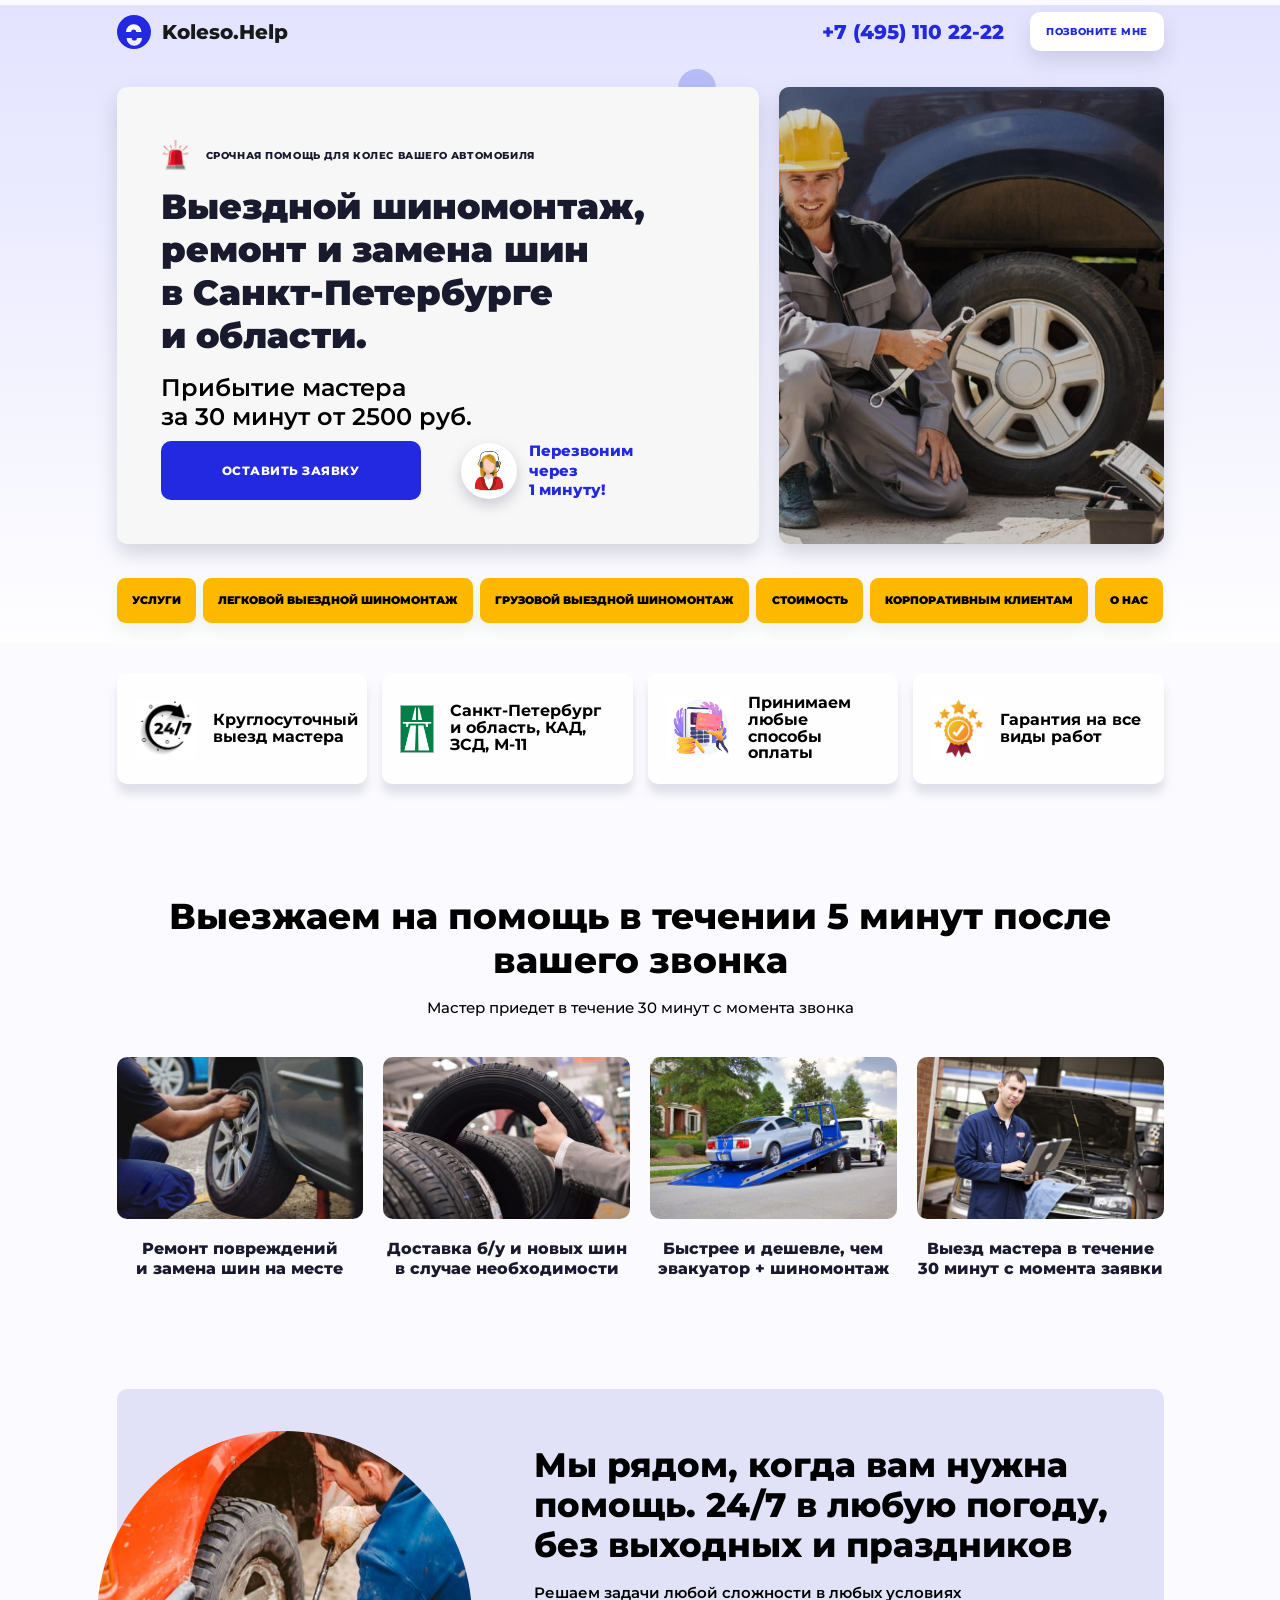
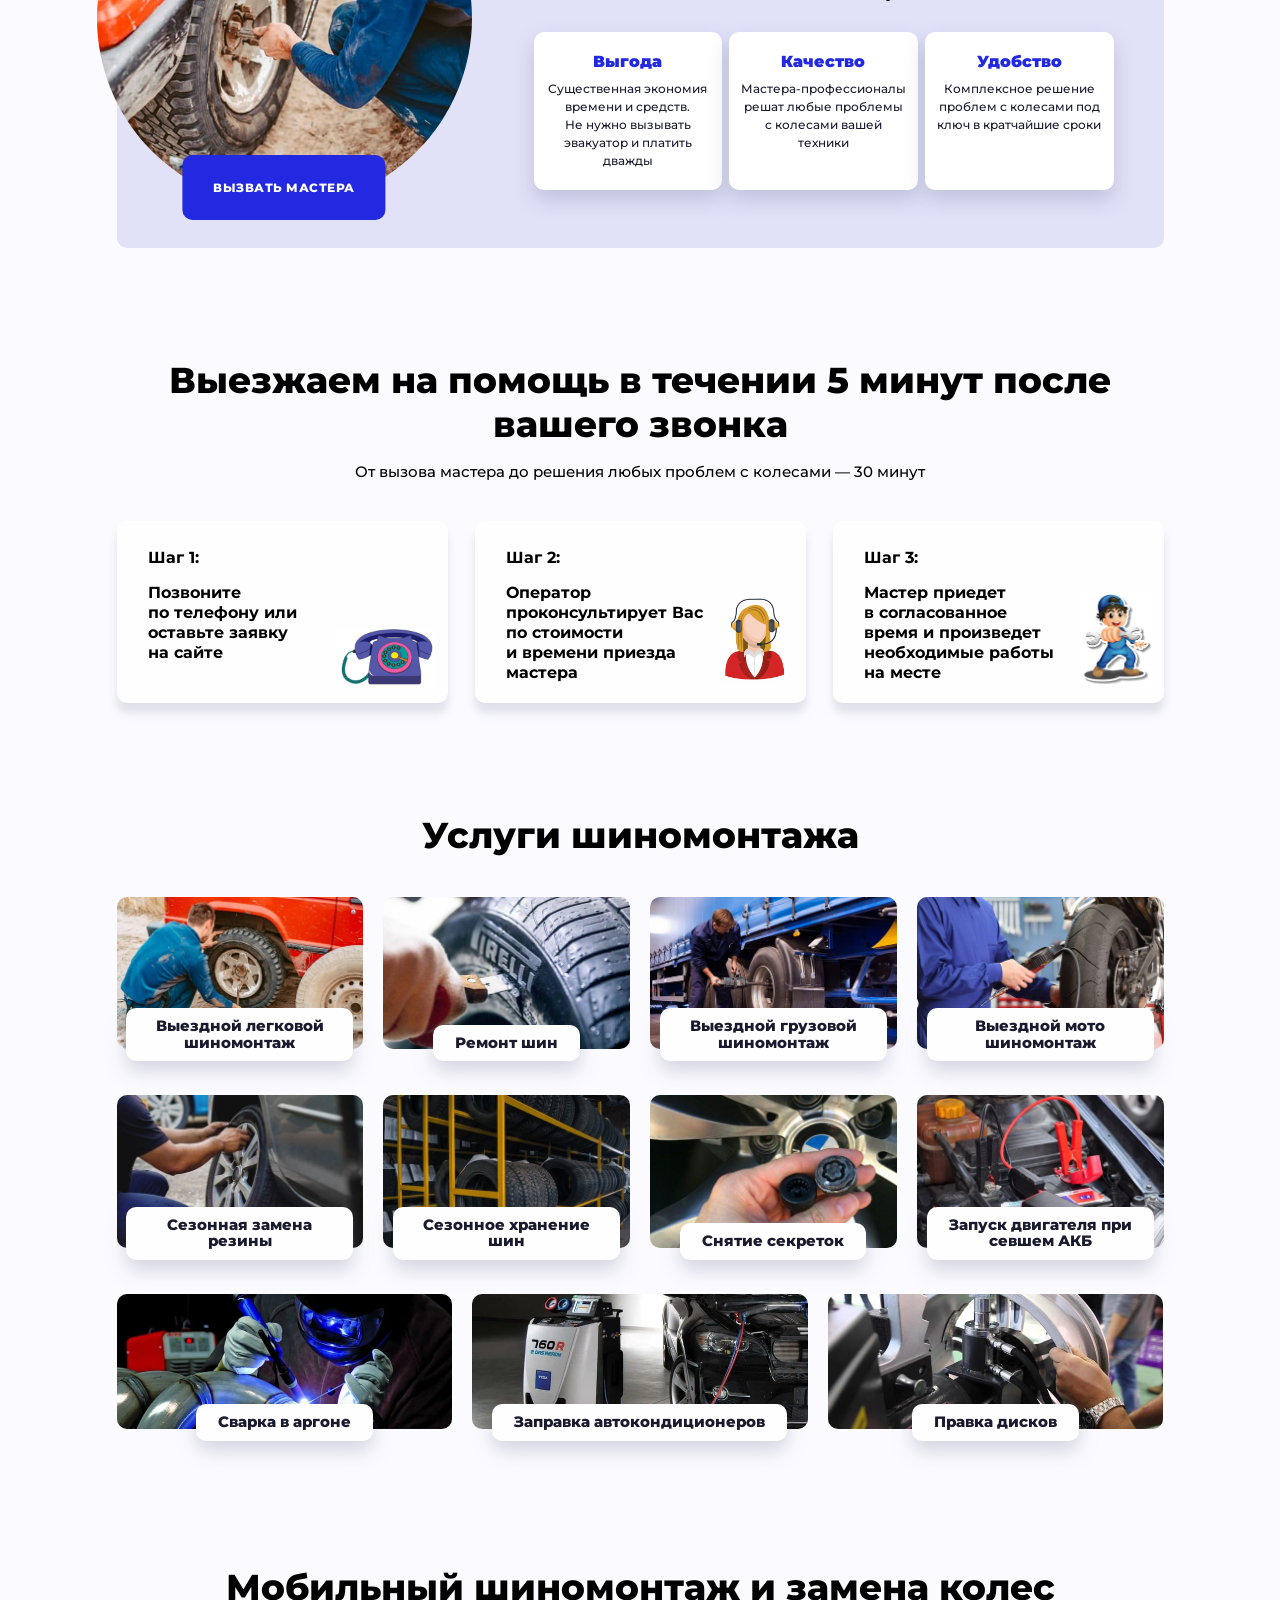
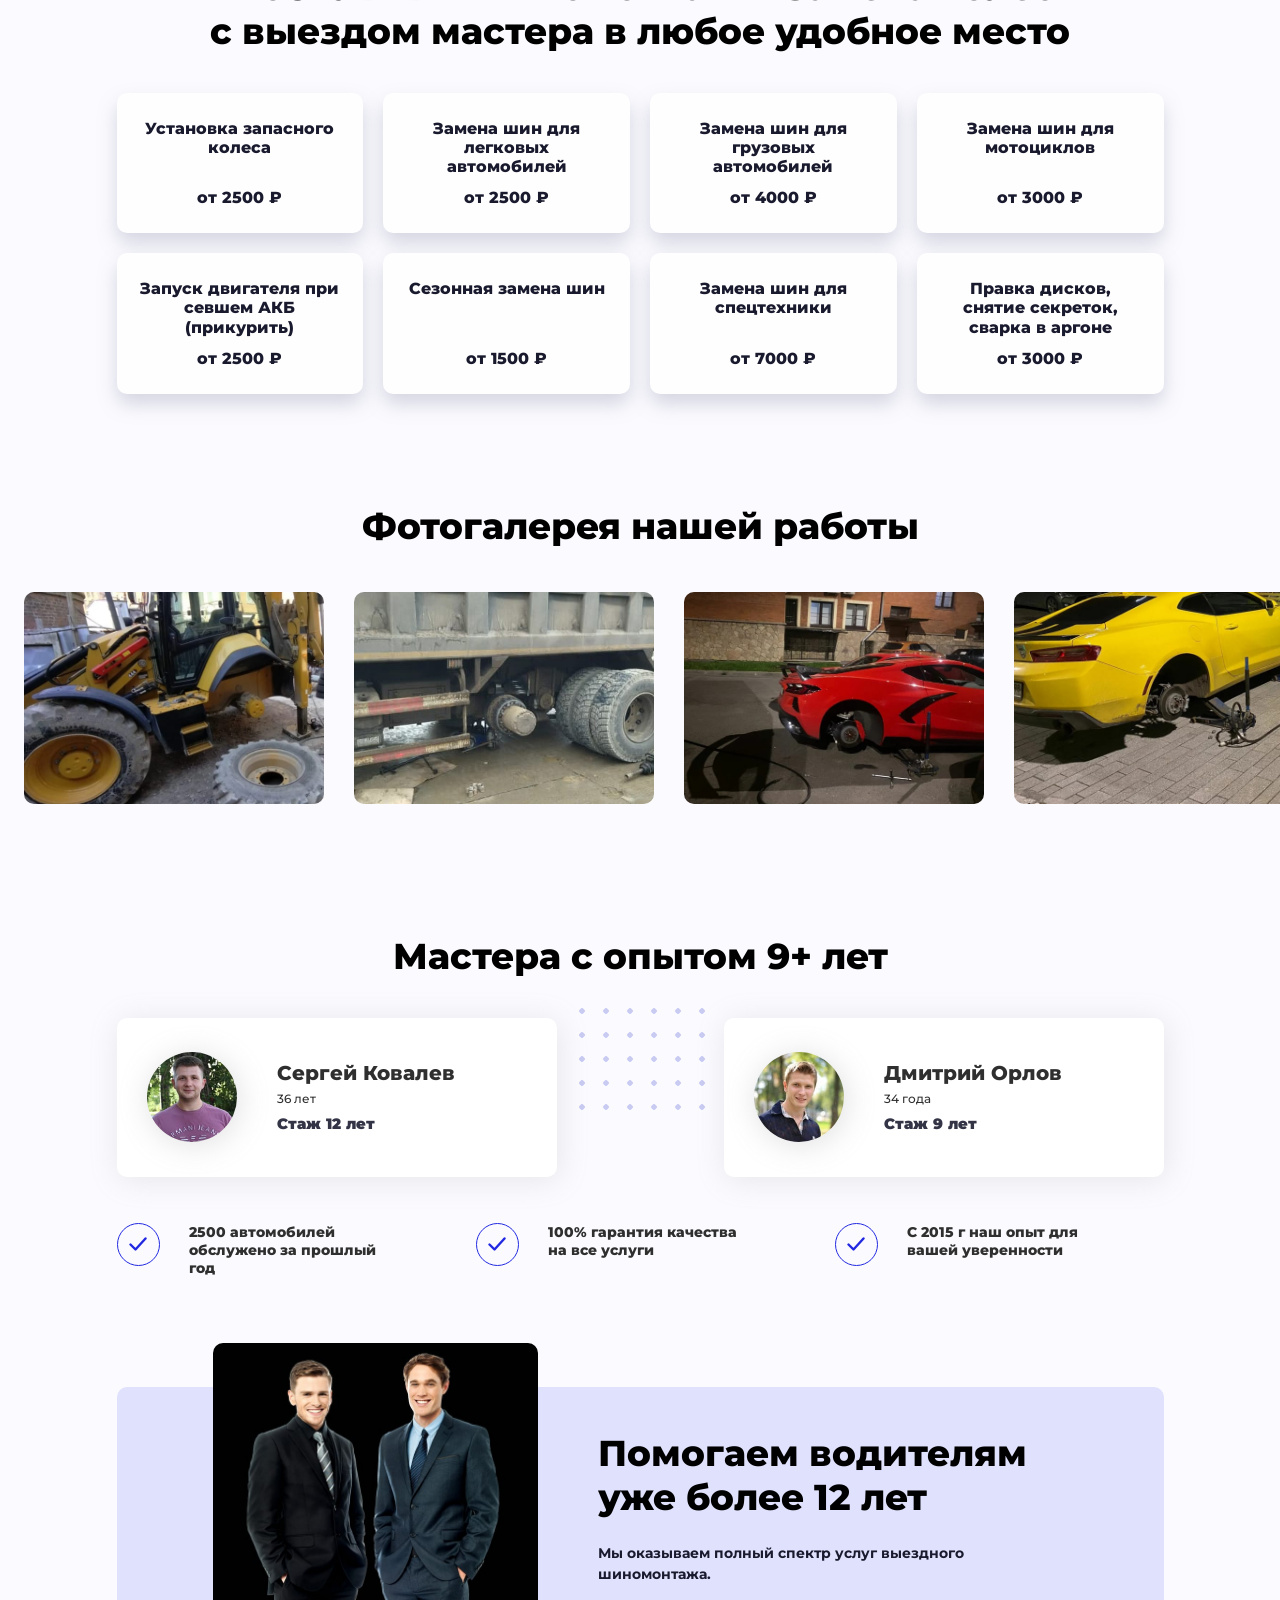
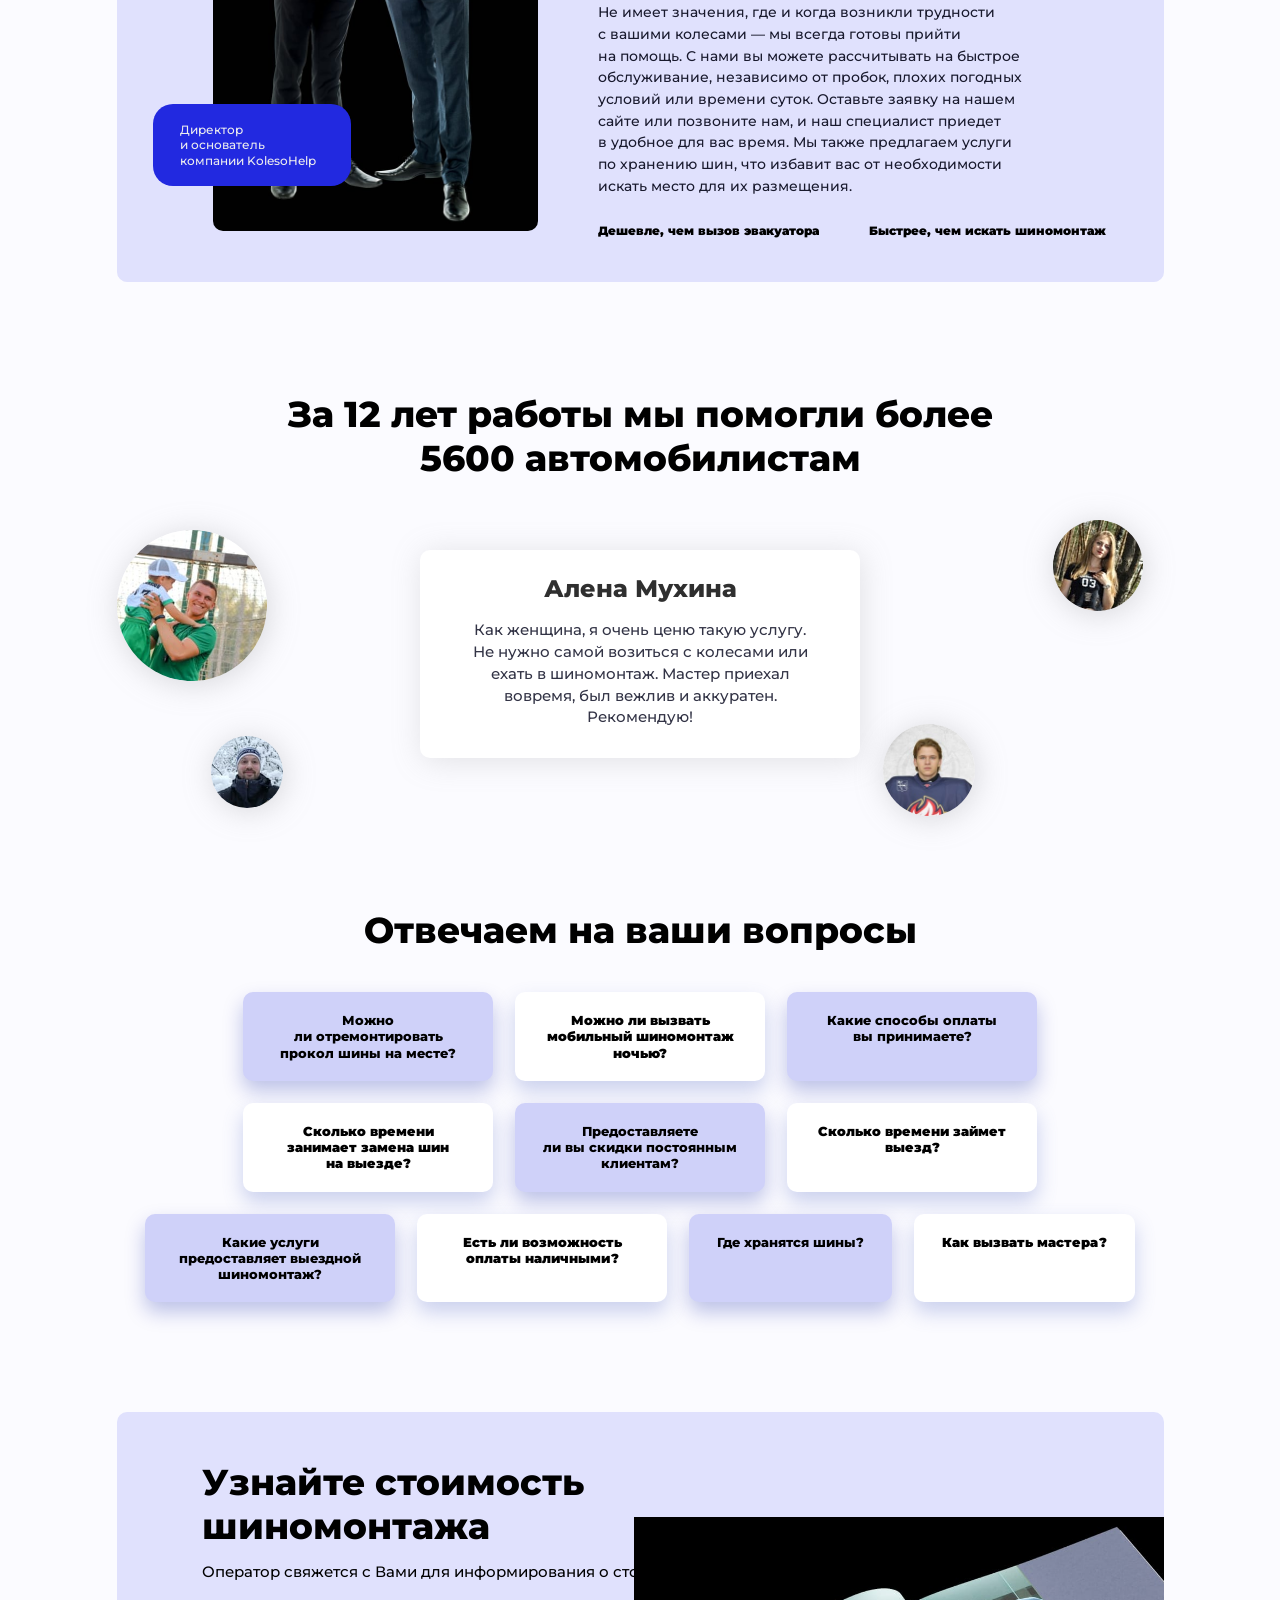
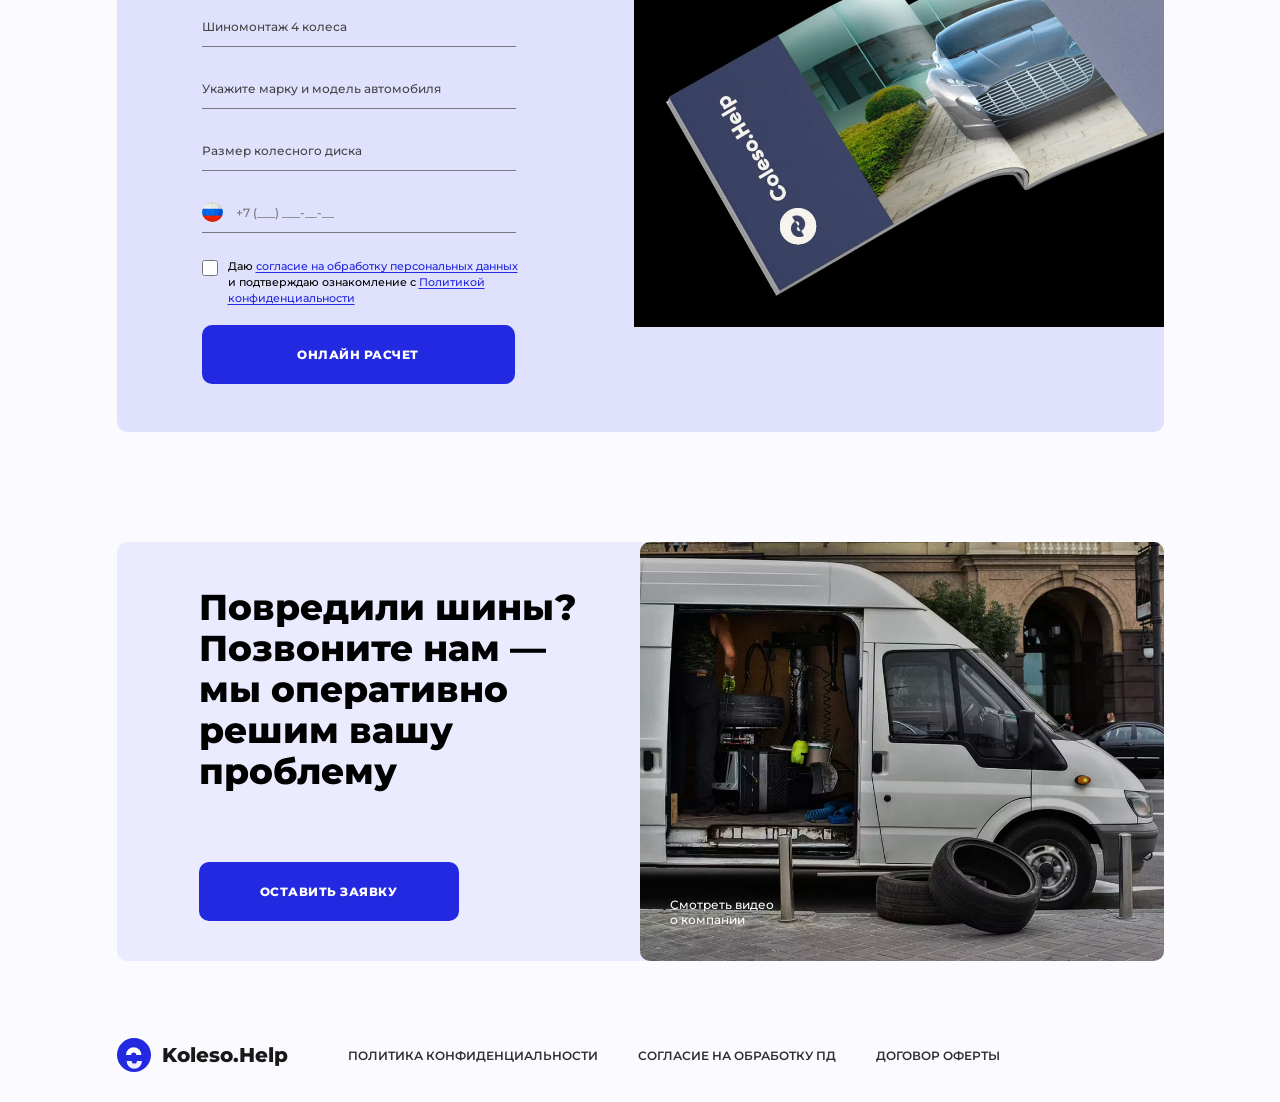
<file: index.html>
<!DOCTYPE html>
<html lang="ru">
<head>
  <meta charset="UTF-8">
  <meta name="viewport" content="width=device-width, initial-scale=1.0">
  <title>Koleso.Help — выездной шиномонтаж в Санкт-Петербурге</title>
  <meta name="description" content="Выездной шиномонтаж, ремонт и замена шин в Санкт-Петербурге и области. Прибытие мастера за 30 минут, от 2500 руб. Круглосуточно.">
  <link rel="preconnect" href="https://fonts.googleapis.com">
  <link rel="preconnect" href="https://fonts.gstatic.com" crossorigin>
  <link href="https://fonts.googleapis.com/css2?family=Montserrat:wght@500;600;700;800;900&display=swap" rel="stylesheet">
  <link rel="stylesheet" href="css/style.css">
</head>
<body>

<!-- ======================= ШАПКА ======================= -->
<header class="header">
  <div class="container header__inner">
    <a class="logo" href="index.html" aria-label="Koleso.Help — на главную">
      <span class="logo__mark" aria-hidden="true">
        <svg viewBox="0 0 34 34" width="34" height="34">
          <circle cx="17" cy="17" r="17" fill="#2229e0"/>
          <path d="M9 17a7.7 7.7 0 0 1 15.4 0h-5.1a2.6 2.6 0 0 0-5.2 0z" fill="#ffffff"/>
          <path d="M25 17a7.7 7.7 0 0 1-15.4 0h5.1a2.6 2.6 0 0 0 5.2 0z" fill="#ededff" transform="translate(0 6)"/>
        </svg>
      </span>
      <span class="logo__text">Koleso.Help</span>
    </a>
    <div class="header__contacts">
      <a class="header__phone" href="tel:+74951102222">+7 (495) 110 22-22</a>
      <a class="btn btn--white header__callback" href="#zayavka">Позвоните мне</a>
    </div>
  </div>
</header>

<!-- ======================= ХИРО ======================= -->
<section class="hero">
  <div class="hero__decor hero__decor--1" aria-hidden="true"></div>
  <div class="container hero__inner">
    <div class="hero__card hero__card--grey">
      <p class="hero__eyebrow">
        <img src="images/hero-icon.png" alt="" width="31" height="32">
        Срочная помощь для колес вашего автомобиля
      </p>
      <h1 class="hero__title">Выездной шиномонтаж, ремонт и&nbsp;замена шин в&nbsp;Санкт-Петербурге и&nbsp;области.</h1>
      <p class="hero__price hero__price--lg">Прибытие мастера<br>за&nbsp;30&nbsp;минут от&nbsp;2500&nbsp;руб.</p>
      <div class="hero__cta">
        <a class="btn btn--primary btn--lg" href="#zayavka">Оставить заявку</a>
        <span class="hero__hint">
          <img class="hero__hint-avatar" src="images/step-2-operator.png" alt="">
          <span>Перезвоним через<br>1&nbsp;минуту!</span>
        </span>
      </div>
    </div>
    <div class="hero__photo hero__photo--dark" aria-hidden="true">
      <img src="images/hero-glav.jpg" alt="">
    </div>
  </div>

  <!-- Меню разделов -->
  <nav class="menu container" aria-label="Разделы сайта">
    <a class="menu__item" href="#uslugi">Услуги</a>
    <a class="menu__item" href="shiny.html">Легковой выездной шиномонтаж</a>
    <a class="menu__item" href="gruzovoy.html">Грузовой выездной шиномонтаж</a>
    <a class="menu__item" href="#stoimost">Стоимость</a>
    <a class="menu__item" href="gruzovoy.html#corp">Корпоративным клиентам</a>
    <a class="menu__item" href="#about">О нас</a>
  </nav>
</section>

<!-- ======================= ПРЕИМУЩЕСТВА ======================= -->
<section class="tech section section--tight">
  <div class="container">
    <div class="benefits">
      <div class="benefit-card">
        <img src="images/benefit-1-clock.png" alt="" width="63" height="58" loading="lazy">
        <p>Круглосуточный выезд мастера</p>
      </div>
      <div class="benefit-card">
        <img src="images/benefit-2-map.png" alt="" width="35" height="48" loading="lazy">
        <p>Санкт-Петербург и&nbsp;область, КАД, ЗСД, М-11</p>
      </div>
      <div class="benefit-card">
        <img src="images/benefit-3-pay.png" alt="" width="66" height="62" loading="lazy">
        <p>Принимаем любые способы оплаты</p>
      </div>
      <div class="benefit-card">
        <img src="images/benefit-4-warranty.png" alt="" width="53" height="63" loading="lazy">
        <p>Гарантия на&nbsp;все виды работ</p>
      </div>
    </div>
  </div>
</section>

<!-- ======================= 5 МИНУТ / 4 КАРТОЧКИ ======================= -->
<section class="quick section">
  <div class="container">
    <h2 class="section__title">Выезжаем на&nbsp;помощь в&nbsp;течении 5&nbsp;минут после вашего звонка</h2>
    <p class="section__lead">Мастер приедет в&nbsp;течение 30&nbsp;минут с&nbsp;момента звонка</p>
    <div class="quick__grid">
      <figure class="service-card">
        <img src="images/uslugi-1-remont.jpg" alt="Ремонт повреждений шин на месте" loading="lazy">
        <figcaption>Ремонт повреждений и&nbsp;замена шин на&nbsp;месте</figcaption>
      </figure>
      <figure class="service-card">
        <img src="images/uslugi-2-dostavka.jpg" alt="Доставка шин" loading="lazy">
        <figcaption>Доставка б/у и&nbsp;новых шин в&nbsp;случае необходимости</figcaption>
      </figure>
      <figure class="service-card">
        <img src="images/uslugi-3-evakuator.jpg" alt="Выездной шиномонтаж вместо эвакуатора" loading="lazy">
        <figcaption>Быстрее и&nbsp;дешевле, чем эвакуатор + шиномонтаж</figcaption>
      </figure>
      <figure class="service-card">
        <img src="images/uslugi-4-vyezd.jpg" alt="Выезд мастера" loading="lazy">
        <figcaption>Выезд мастера в&nbsp;течение 30&nbsp;минут с&nbsp;момента заявки</figcaption>
      </figure>
    </div>
  </div>
</section>

<!-- ======================= 24/7 ======================= -->
<section class="always section">
  <div class="container">
    <div class="always__panel">
      <div class="always__photo-wrap">
        <img class="always__photo" src="images/photo-247.jpg" alt="Мастер выездного шиномонтажа за работой" loading="lazy">
        <a class="btn btn--primary always__cta" href="#zayavka">Вызвать мастера</a>
      </div>
      <div class="always__content">
        <h2 class="always__title">Мы&nbsp;рядом, когда вам нужна помощь. 24/7 в&nbsp;любую погоду, без выходных и&nbsp;праздников</h2>
        <p class="always__lead">Решаем задачи любой сложности в&nbsp;любых условиях</p>
        <div class="always__cards">
          <div class="corp-card">
            <span class="corp-card__num">Выгода</span>
            <p>Существенная экономия времени и&nbsp;средств. Не&nbsp;нужно вызывать эвакуатор и&nbsp;платить дважды</p>
          </div>
          <div class="corp-card">
            <span class="corp-card__num">Качество</span>
            <p>Мастера-профессионалы решат любые проблемы с&nbsp;колесами вашей техники</p>
          </div>
          <div class="corp-card">
            <span class="corp-card__num">Удобство</span>
            <p>Комплексное решение проблем с&nbsp;колесами под ключ в&nbsp;кратчайшие сроки</p>
          </div>
        </div>
      </div>
    </div>
  </div>
</section>

<!-- ======================= 3 ШАГА ======================= -->
<section class="steps section">
  <div class="container">
    <h2 class="section__title">Выезжаем на&nbsp;помощь в&nbsp;течении 5&nbsp;минут после вашего звонка</h2>
    <p class="section__lead">От вызова мастера до&nbsp;решения любых проблем с&nbsp;колесами&nbsp;— 30&nbsp;минут</p>
    <div class="steps__grid">
      <div class="step-card">
        <div class="step-card__text">
          <b>Шаг 1:</b>
          <p>Позвоните по&nbsp;телефону или оставьте заявку на&nbsp;сайте</p>
        </div>
        <img class="step-card__img" src="images/step-1-call.png" alt="" loading="lazy">
      </div>
      <div class="step-card">
        <div class="step-card__text">
          <b>Шаг 2:</b>
          <p>Оператор проконсультирует Вас по&nbsp;стоимости и&nbsp;времени приезда мастера</p>
        </div>
        <img class="step-card__img" src="images/step-2-operator.png" alt="" loading="lazy">
      </div>
      <div class="step-card">
        <div class="step-card__text">
          <b>Шаг 3:</b>
          <p>Мастер приедет в&nbsp;согласованное время и&nbsp;произведет необходимые работы на&nbsp;месте</p>
        </div>
        <img class="step-card__img" src="images/step-3-master.png" alt="" loading="lazy">
      </div>
    </div>
  </div>
</section>

<!-- ======================= УСЛУГИ ШИНОМОНТАЖА ======================= -->
<section class="uslugi section" id="uslugi">
  <div class="container">
    <h2 class="section__title">Услуги шиномонтажа</h2>
    <div class="uslugi__grid">
      <a class="uslugi-card" href="shiny.html">
        <img src="images/s-legkovoy.jpg" alt="Выездной легковой шиномонтаж" loading="lazy">
        <span class="uslugi-card__label">Выездной легковой шиномонтаж</span>
      </a>
      <a class="uslugi-card" href="shiny.html">
        <img src="images/s-remont-shin.jpg" alt="Ремонт шин" loading="lazy">
        <span class="uslugi-card__label">Ремонт шин</span>
      </a>
      <a class="uslugi-card" href="gruzovoy.html">
        <img src="images/s-gruzovoy.jpg" alt="Выездной грузовой шиномонтаж" loading="lazy">
        <span class="uslugi-card__label">Выездной грузовой шиномонтаж</span>
      </a>
      <a class="uslugi-card" href="#zayavka">
        <img src="images/s-moto.jpg" alt="Выездной мото шиномонтаж" loading="lazy">
        <span class="uslugi-card__label">Выездной мото шиномонтаж</span>
      </a>
      <a class="uslugi-card" href="#zayavka">
        <img src="images/s-sezonnaya.jpg" alt="Сезонная замена резины" loading="lazy">
        <span class="uslugi-card__label">Сезонная замена резины</span>
      </a>
      <a class="uslugi-card" href="#zayavka">
        <img src="images/s-hranenie.jpg" alt="Сезонное хранение шин" loading="lazy">
        <span class="uslugi-card__label">Сезонное хранение шин</span>
      </a>
      <a class="uslugi-card" href="#zayavka">
        <img src="images/s-sekretki.jpg" alt="Снятие секреток" loading="lazy">
        <span class="uslugi-card__label">Снятие секреток</span>
      </a>
      <a class="uslugi-card" href="#zayavka">
        <img src="images/s-akb.jpg" alt="Запуск двигателя при севшем АКБ" loading="lazy">
        <span class="uslugi-card__label">Запуск двигателя при севшем АКБ</span>
      </a>
    </div>
    <div class="uslugi__grid uslugi__grid--wide">
      <a class="uslugi-card" href="#zayavka">
        <img src="images/s-argon.jpg" alt="Сварка в аргоне" loading="lazy">
        <span class="uslugi-card__label">Сварка в&nbsp;аргоне</span>
      </a>
      <a class="uslugi-card" href="#zayavka">
        <img src="images/s-kondei.jpg" alt="Заправка автокондиционеров" loading="lazy">
        <span class="uslugi-card__label">Заправка автокондиционеров</span>
      </a>
      <a class="uslugi-card" href="#zayavka">
        <img src="images/s-pravka.jpg" alt="Правка дисков" loading="lazy">
        <span class="uslugi-card__label">Правка дисков</span>
      </a>
    </div>
  </div>
</section>

<!-- ======================= СТОИМОСТЬ ======================= -->
<section class="pricecards section" id="stoimost">
  <div class="container">
    <h2 class="section__title">Мобильный шиномонтаж и&nbsp;замена колес с&nbsp;выездом мастера в&nbsp;любое удобное место</h2>
    <div class="pricecards__grid">
      <div class="price-card">
        <p>Установка запасного колеса</p>
        <b>от 2500 ₽</b>
      </div>
      <div class="price-card">
        <p>Замена шин для легковых автомобилей</p>
        <b>от 2500 ₽</b>
      </div>
      <div class="price-card">
        <p>Замена шин для грузовых автомобилей</p>
        <b>от 4000 ₽</b>
      </div>
      <div class="price-card">
        <p>Замена шин для мотоциклов</p>
        <b>от 3000 ₽</b>
      </div>
      <div class="price-card">
        <p>Запуск двигателя при севшем АКБ (прикурить)</p>
        <b>от 2500 ₽</b>
      </div>
      <div class="price-card">
        <p>Сезонная замена шин</p>
        <b>от 1500 ₽</b>
      </div>
      <div class="price-card">
        <p>Замена шин для спецтехники</p>
        <b>от 7000 ₽</b>
      </div>
      <div class="price-card">
        <p>Правка дисков, снятие секреток, сварка в&nbsp;аргоне</p>
        <b>от 3000 ₽</b>
      </div>
    </div>
  </div>
</section>

<!-- ======================= ФОТОГАЛЕРЕЯ ======================= -->
<section class="gallery section">
  <h2 class="section__title container">Фотогалерея нашей работы</h2>
  <div class="gallery__strip" tabindex="0">
    <img src="images/gallery-glav-1.jpg" alt="Выездной шиномонтаж — фото работы 1" loading="lazy">
    <img src="images/gallery-glav-2.jpg" alt="Выездной шиномонтаж — фото работы 2" loading="lazy">
    <img src="images/gallery-glav-3.jpg" alt="Выездной шиномонтаж — фото работы 3" loading="lazy">
    <img src="images/gallery-glav-4.jpg" alt="Выездной шиномонтаж — фото работы 4" loading="lazy">
    <img src="images/gallery-glav-5.jpg" alt="Выездной шиномонтаж — фото работы 5" loading="lazy">
    <img src="images/gallery-glav-6.jpg" alt="Выездной шиномонтаж — фото работы 6" loading="lazy">
    <img src="images/gallery-glav-7.jpg" alt="Выездной шиномонтаж — фото работы 7" loading="lazy">
    <img src="images/gallery-glav-8.jpg" alt="Выездной шиномонтаж — фото работы 8" loading="lazy">
    <img src="images/gallery-glav-9.jpg" alt="Выездной шиномонтаж — фото работы 9" loading="lazy">
  </div>
</section>

<!-- ======================= МАСТЕРА ======================= -->
<section class="masters section" id="about">
  <div class="container">
    <h2 class="section__title">Мастера с&nbsp;опытом 9+&nbsp;лет</h2>
    <div class="masters__decor" aria-hidden="true"></div>
    <div class="masters__grid">
      <div class="master-card">
        <img class="master-card__photo" src="images/master-1.jpg" alt="Мастер выездного шиномонтажа" width="90" height="90" loading="lazy">
        <div class="master-card__info">
          <h3>Сергей Ковалев</h3>
          <p class="master-card__age">36 лет</p>
          <p class="master-card__exp">Стаж 12 лет</p>
        </div>
      </div>
      <div class="master-card">
        <img class="master-card__photo" src="images/master-2.jpg" alt="Мастер выездного шиномонтажа" width="90" height="90" loading="lazy">
        <div class="master-card__info">
          <h3>Дмитрий Орлов</h3>
          <p class="master-card__age">34 года</p>
          <p class="master-card__exp">Стаж 9 лет</p>
        </div>
      </div>
    </div>
    <div class="masters__facts">
      <div class="fact">
        <span class="fact__icon" aria-hidden="true">
          <svg width="18" height="14" viewBox="0 0 18 14" fill="none"><path d="M1.5 7.5 6.5 12.5 16.5 1.5" stroke="#2229e0" stroke-width="2.4" stroke-linecap="round" stroke-linejoin="round"/></svg>
        </span>
        <p>2500 автомобилей обслужено за&nbsp;прошлый год</p>
      </div>
      <div class="fact">
        <span class="fact__icon" aria-hidden="true">
          <svg width="18" height="14" viewBox="0 0 18 14" fill="none"><path d="M1.5 7.5 6.5 12.5 16.5 1.5" stroke="#2229e0" stroke-width="2.4" stroke-linecap="round" stroke-linejoin="round"/></svg>
        </span>
        <p>100% гарантия качества на&nbsp;все услуги</p>
      </div>
      <div class="fact">
        <span class="fact__icon" aria-hidden="true">
          <svg width="18" height="14" viewBox="0 0 18 14" fill="none"><path d="M1.5 7.5 6.5 12.5 16.5 1.5" stroke="#2229e0" stroke-width="2.4" stroke-linecap="round" stroke-linejoin="round"/></svg>
        </span>
        <p>С&nbsp;2015&nbsp;г наш опыт для вашей уверенности</p>
      </div>
    </div>
  </div>
</section>

<!-- ======================= О КОМПАНИИ ======================= -->
<section class="about section">
  <div class="container">
    <div class="about__panel">
      <div class="about__photo-wrap">
        <img class="about__photo" src="images/director.jpg" alt="Директор и основатель компании KolesoHelp" loading="lazy">
        <div class="about__badge">
          <p class="about__badge-role">Директор и&nbsp;основатель компании KolesoHelp</p>
        </div>
      </div>
      <div class="about__content">
        <h2 class="about__title">Помогаем водителям уже более 12&nbsp;лет</h2>
        <p class="about__text"><b>Мы оказываем полный спектр услуг выездного шиномонтажа.</b></p>
        <p class="about__text">Не&nbsp;имеет значения, где и&nbsp;когда возникли трудности с&nbsp;вашими колесами&nbsp;— мы&nbsp;всегда готовы прийти на&nbsp;помощь. С&nbsp;нами вы&nbsp;можете рассчитывать на&nbsp;быстрое обслуживание, независимо от&nbsp;пробок, плохих погодных условий или времени суток. Оставьте заявку на&nbsp;нашем сайте или позвоните нам, и&nbsp;наш специалист приедет в&nbsp;удобное для вас время. Мы&nbsp;также предлагаем услуги по&nbsp;хранению шин, что избавит вас от&nbsp;необходимости искать место для их&nbsp;размещения.</p>
        <div class="about__points">
          <span>Дешевле, чем вызов эвакуатора</span>
          <span>Быстрее, чем искать шиномонтаж</span>
        </div>
      </div>
    </div>
  </div>
</section>

<!-- ======================= ОТЗЫВЫ ======================= -->
<section class="reviews section">
  <div class="container">
    <h2 class="section__title">За&nbsp;12&nbsp;лет работы мы&nbsp;помогли более 5600&nbsp;автомобилистам</h2>
    <div class="reviews__wrap">
      <img class="reviews__avatar reviews__avatar--1" src="images/review-av1.jpg" alt="" loading="lazy">
      <img class="reviews__avatar reviews__avatar--2" src="images/review-av2.jpg" alt="" loading="lazy">
      <img class="reviews__avatar reviews__avatar--3" src="images/review-av3.jpg" alt="" loading="lazy">
      <img class="reviews__avatar reviews__avatar--4" src="images/review-av4.jpg" alt="" loading="lazy">
      <div class="review-card">
        <h3>Алена Мухина</h3>
        <p>Как женщина, я&nbsp;очень ценю такую услугу. Не&nbsp;нужно самой возиться с&nbsp;колесами или ехать в&nbsp;шиномонтаж. Мастер приехал вовремя, был вежлив и&nbsp;аккуратен. Рекомендую!</p>
      </div>
    </div>
  </div>
</section>

<!-- ======================= FAQ ======================= -->
<section class="faq section">
  <div class="container">
    <h2 class="section__title">Отвечаем на&nbsp;ваши вопросы</h2>
    <div class="faq__grid">
      <span class="faq__chip">Можно ли&nbsp;отремонтировать прокол шины на&nbsp;месте?</span>
      <span class="faq__chip faq__chip--alt">Можно ли&nbsp;вызвать мобильный шиномонтаж ночью?</span>
      <span class="faq__chip">Какие способы оплаты вы&nbsp;принимаете?</span>
      <span class="faq__chip faq__chip--alt">Сколько времени занимает замена шин на&nbsp;выезде?</span>
      <span class="faq__chip">Предоставляете ли&nbsp;вы&nbsp;скидки постоянным клиентам?</span>
      <span class="faq__chip faq__chip--alt">Сколько времени займет выезд?</span>
      <span class="faq__chip">Какие услуги предоставляет выездной шиномонтаж?</span>
      <span class="faq__chip faq__chip--alt">Есть ли&nbsp;возможность оплаты наличными?</span>
      <span class="faq__chip">Где хранятся шины?</span>
      <span class="faq__chip faq__chip--alt">Как вызвать мастера?</span>
    </div>
  </div>
</section>

<!-- ======================= ФОРМА РАСЧЕТА ======================= -->
<section class="calc section" id="zayavka">
  <div class="container">
    <div class="calc__panel">
      <form class="calc__form" id="calcForm" novalidate>
        <h2 class="calc__title">Узнайте стоимость шиномонтажа</h2>
        <p class="calc__lead">Оператор свяжется с&nbsp;Вами для информирования о&nbsp;стоимости</p>
        <div class="field">
          <input type="text" id="f-service" name="service" placeholder="Шиномонтаж 4 колеса" autocomplete="off">
        </div>
        <div class="field">
          <input type="text" id="f-car" name="car" placeholder="Укажите марку и модель автомобиля" autocomplete="off">
        </div>
        <div class="field">
          <input type="text" id="f-disk" name="disk" placeholder="Размер колесного диска" autocomplete="off">
        </div>
        <div class="field field--phone">
          <img src="images/icon-flag-ru.png" alt="" width="21" height="20">
          <input type="tel" id="f-phone" name="phone" placeholder="+7 (___) ___-__-__" required>
        </div>
        <label class="calc__agree">
          <input type="checkbox" id="f-agree" name="agree" required>
          <span>Даю <a href="soglasie.html" target="_blank" rel="noopener">согласие на&nbsp;обработку персональных данных</a> и&nbsp;подтверждаю ознакомление с&nbsp;<a href="privacy.html" target="_blank" rel="noopener">Политикой конфиденциальности</a></span>
        </label>
        <button type="submit" class="btn btn--primary btn--lg calc__submit">Онлайн расчет</button>
      </form>
      <div class="calc__photo" aria-hidden="true">
        <img src="images/form-truck.jpg" alt="" loading="lazy">
      </div>
    </div>
  </div>
</section>

<!-- ======================= CTA / ВИДЕО ======================= -->
<section class="contact section">
  <div class="container">
    <div class="contact__panel">
      <div class="contact__info">
        <h2 class="contact__title">Повредили шины? Позвоните нам&nbsp;— мы&nbsp;оперативно решим вашу проблему</h2>
        <a class="btn btn--primary btn--lg contact__cta" href="#zayavka">Оставить заявку</a>
      </div>
      <div class="contact__video">
        <img src="images/video-cover.jpg" alt="Фургон выездного шиномонтажа" loading="lazy">
        <span class="contact__video-label">Смотреть видео о&nbsp;компании</span>
      </div>
    </div>
  </div>
</section>

<!-- ======================= ФУТЕР ======================= -->
<footer class="footer">
  <div class="container footer__inner">
    <a class="logo" href="index.html" aria-label="Koleso.Help">
      <span class="logo__mark" aria-hidden="true">
        <svg viewBox="0 0 34 34" width="34" height="34">
          <circle cx="17" cy="17" r="17" fill="#2229e0"/>
          <path d="M9 17a7.7 7.7 0 0 1 15.4 0h-5.1a2.6 2.6 0 0 0-5.2 0z" fill="#ffffff"/>
          <path d="M25 17a7.7 7.7 0 0 1-15.4 0h5.1a2.6 2.6 0 0 0 5.2 0z" fill="#ededff" transform="translate(0 6)"/>
        </svg>
      </span>
      <span class="logo__text">Koleso.Help</span>
    </a>
    <nav class="footer__links">
      <a href="privacy.html">Политика конфиденциальности</a>
      <a href="soglasie.html">Согласие на обработку ПД</a>
      <a href="oferta.html">Договор оферты</a>
    </nav>
  </div>
</footer>

<script src="js/script.js"></script>
</body>
</html>
</file>
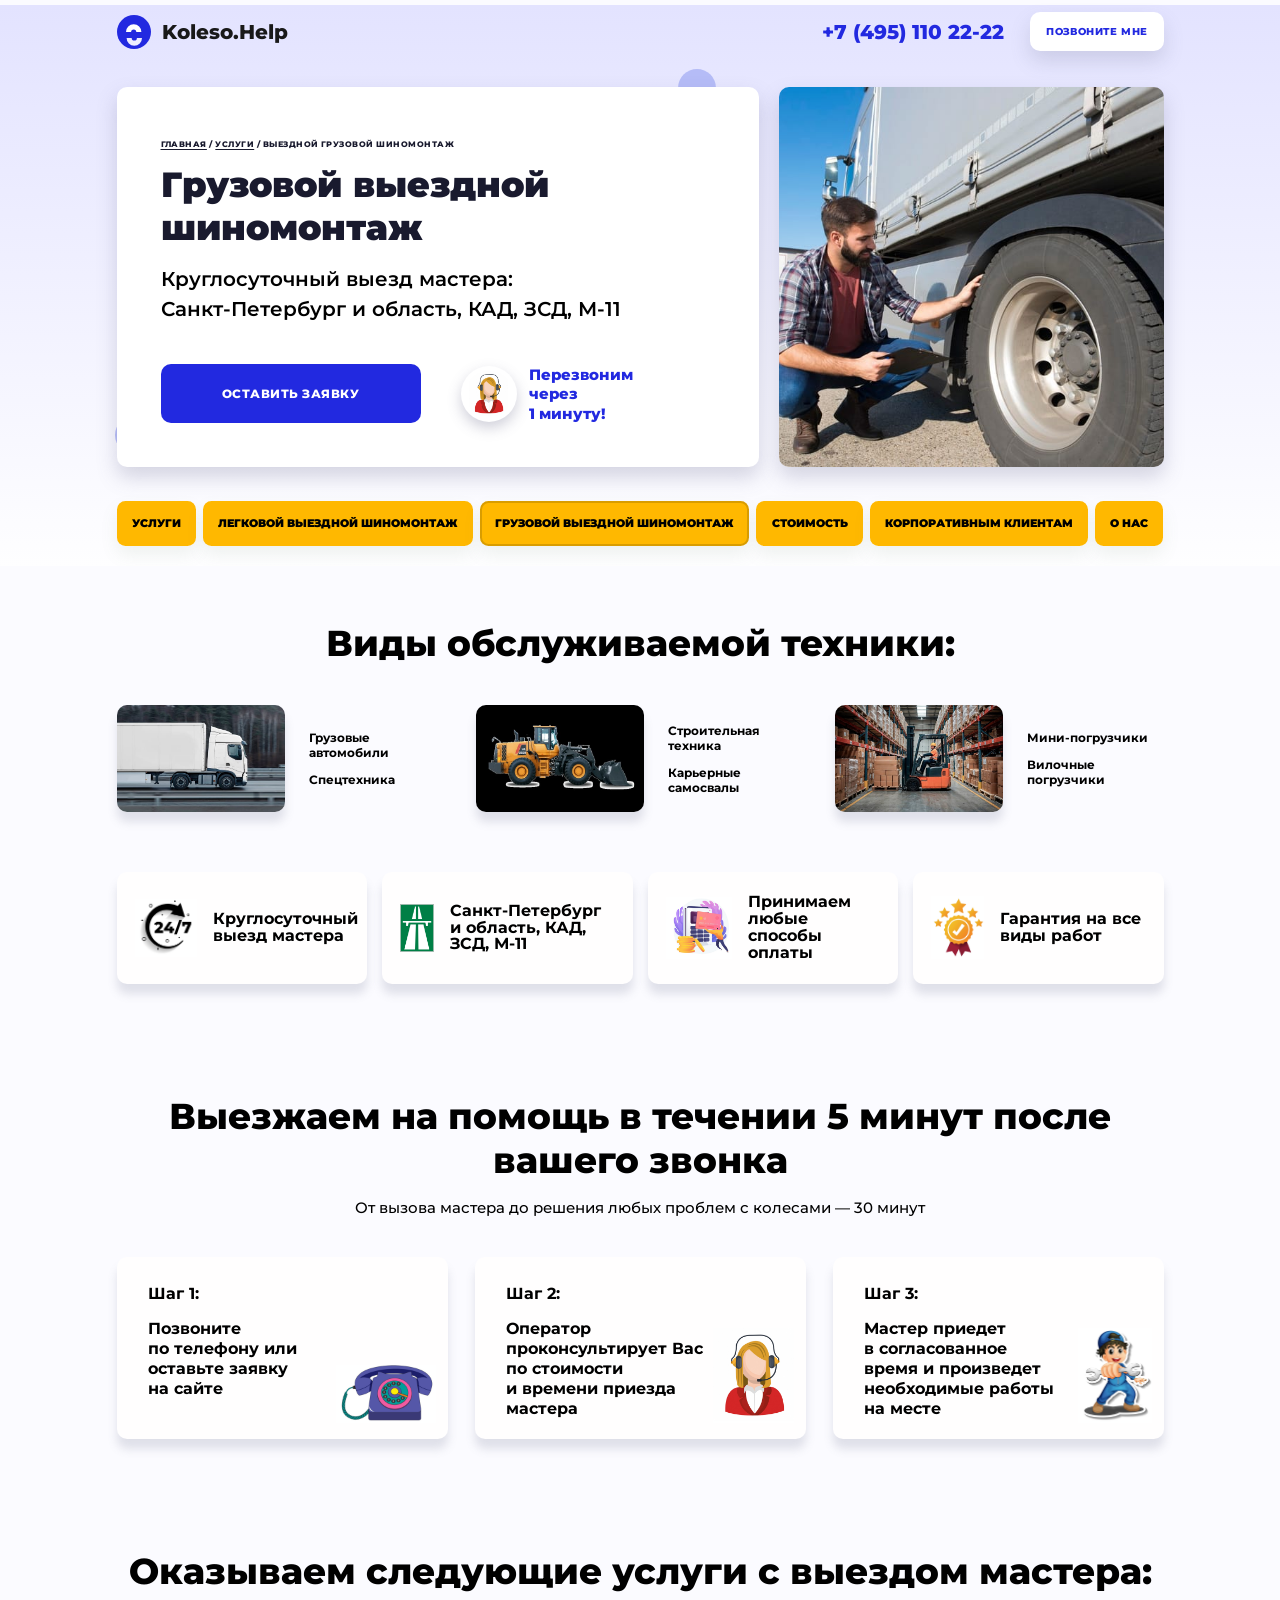
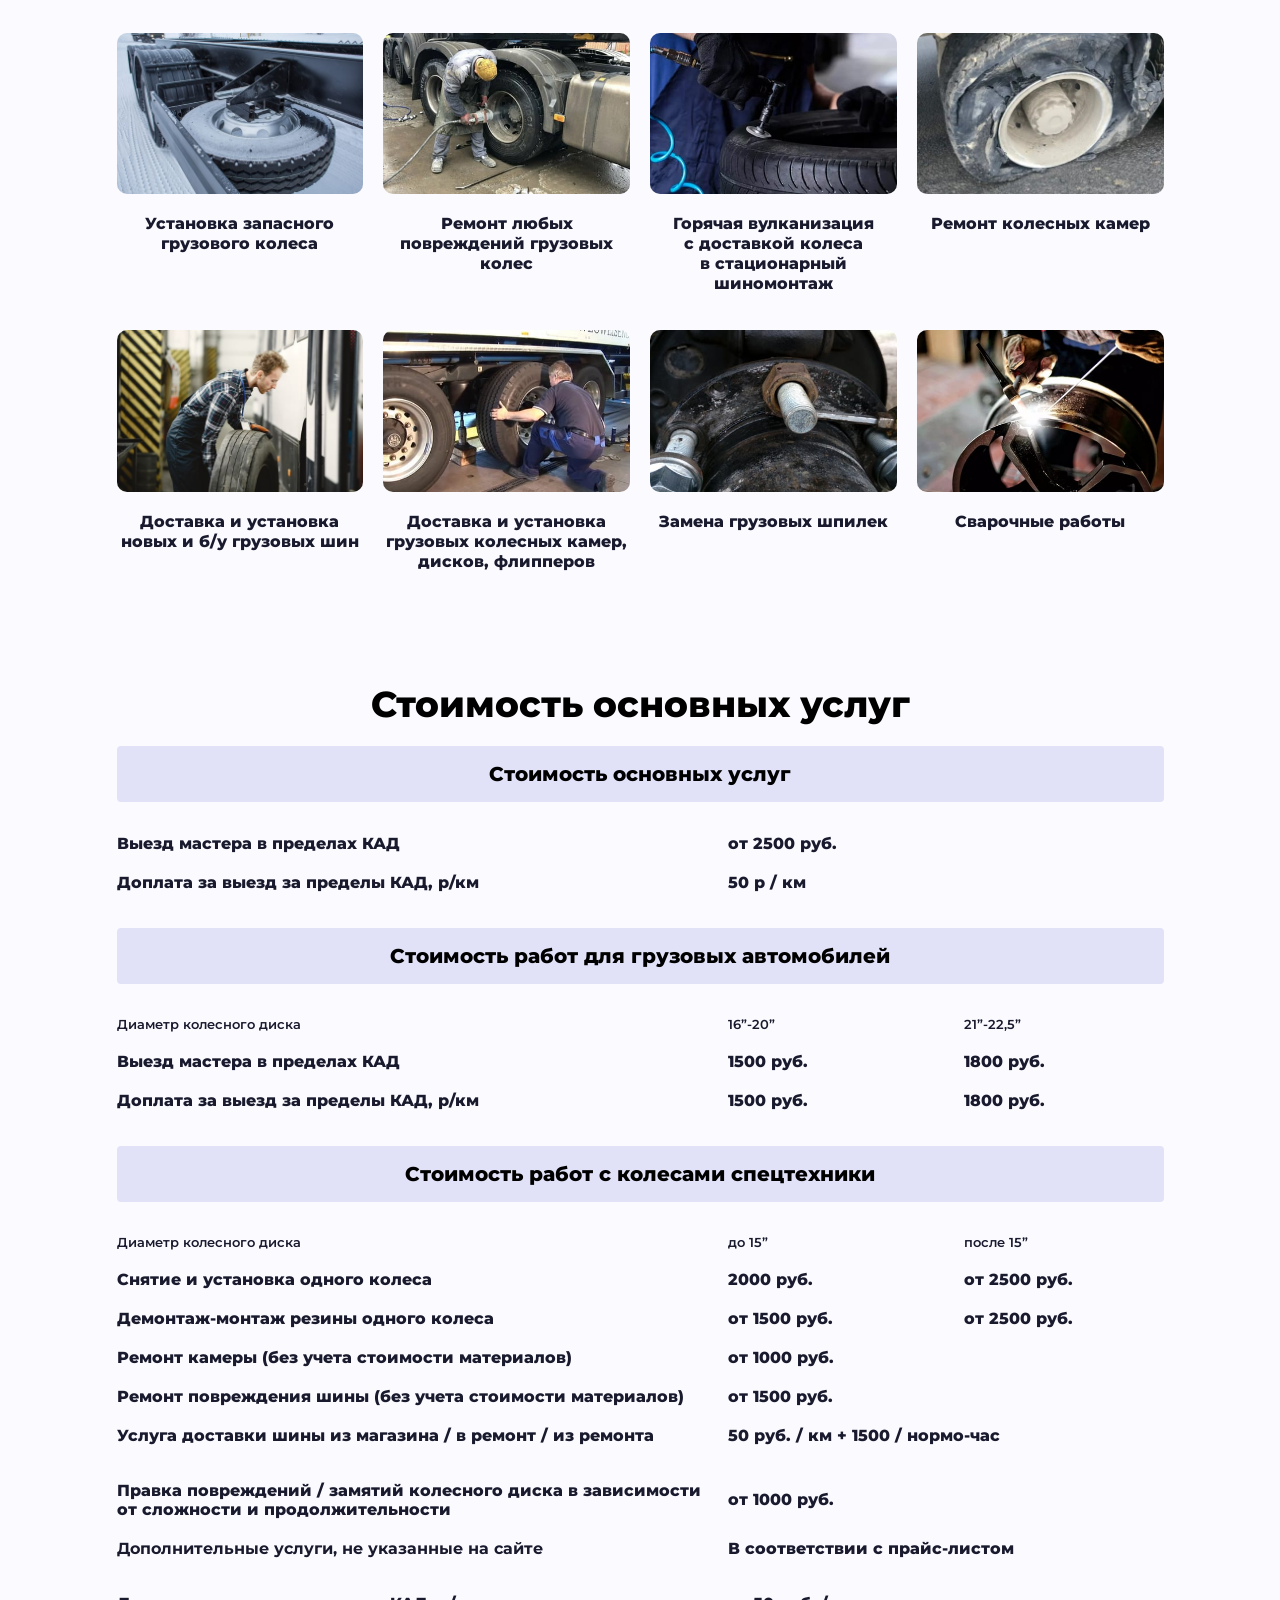
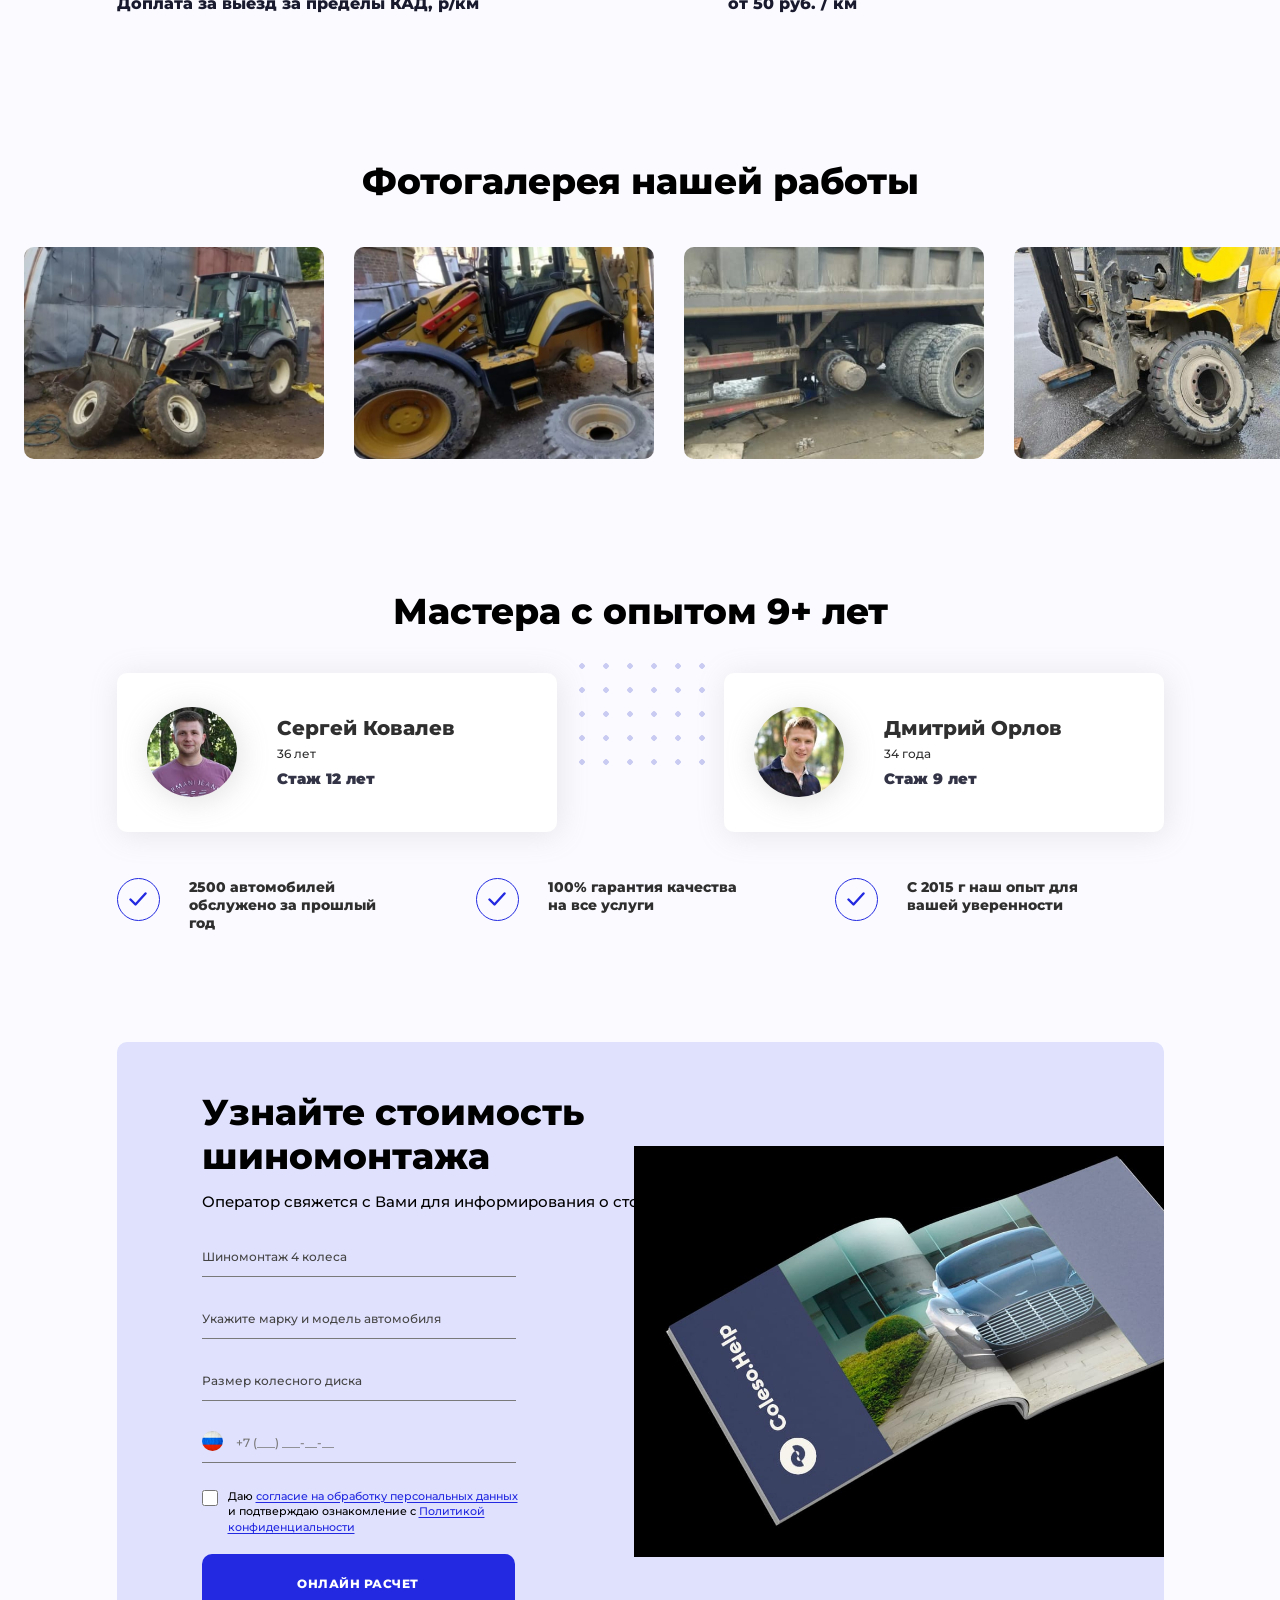
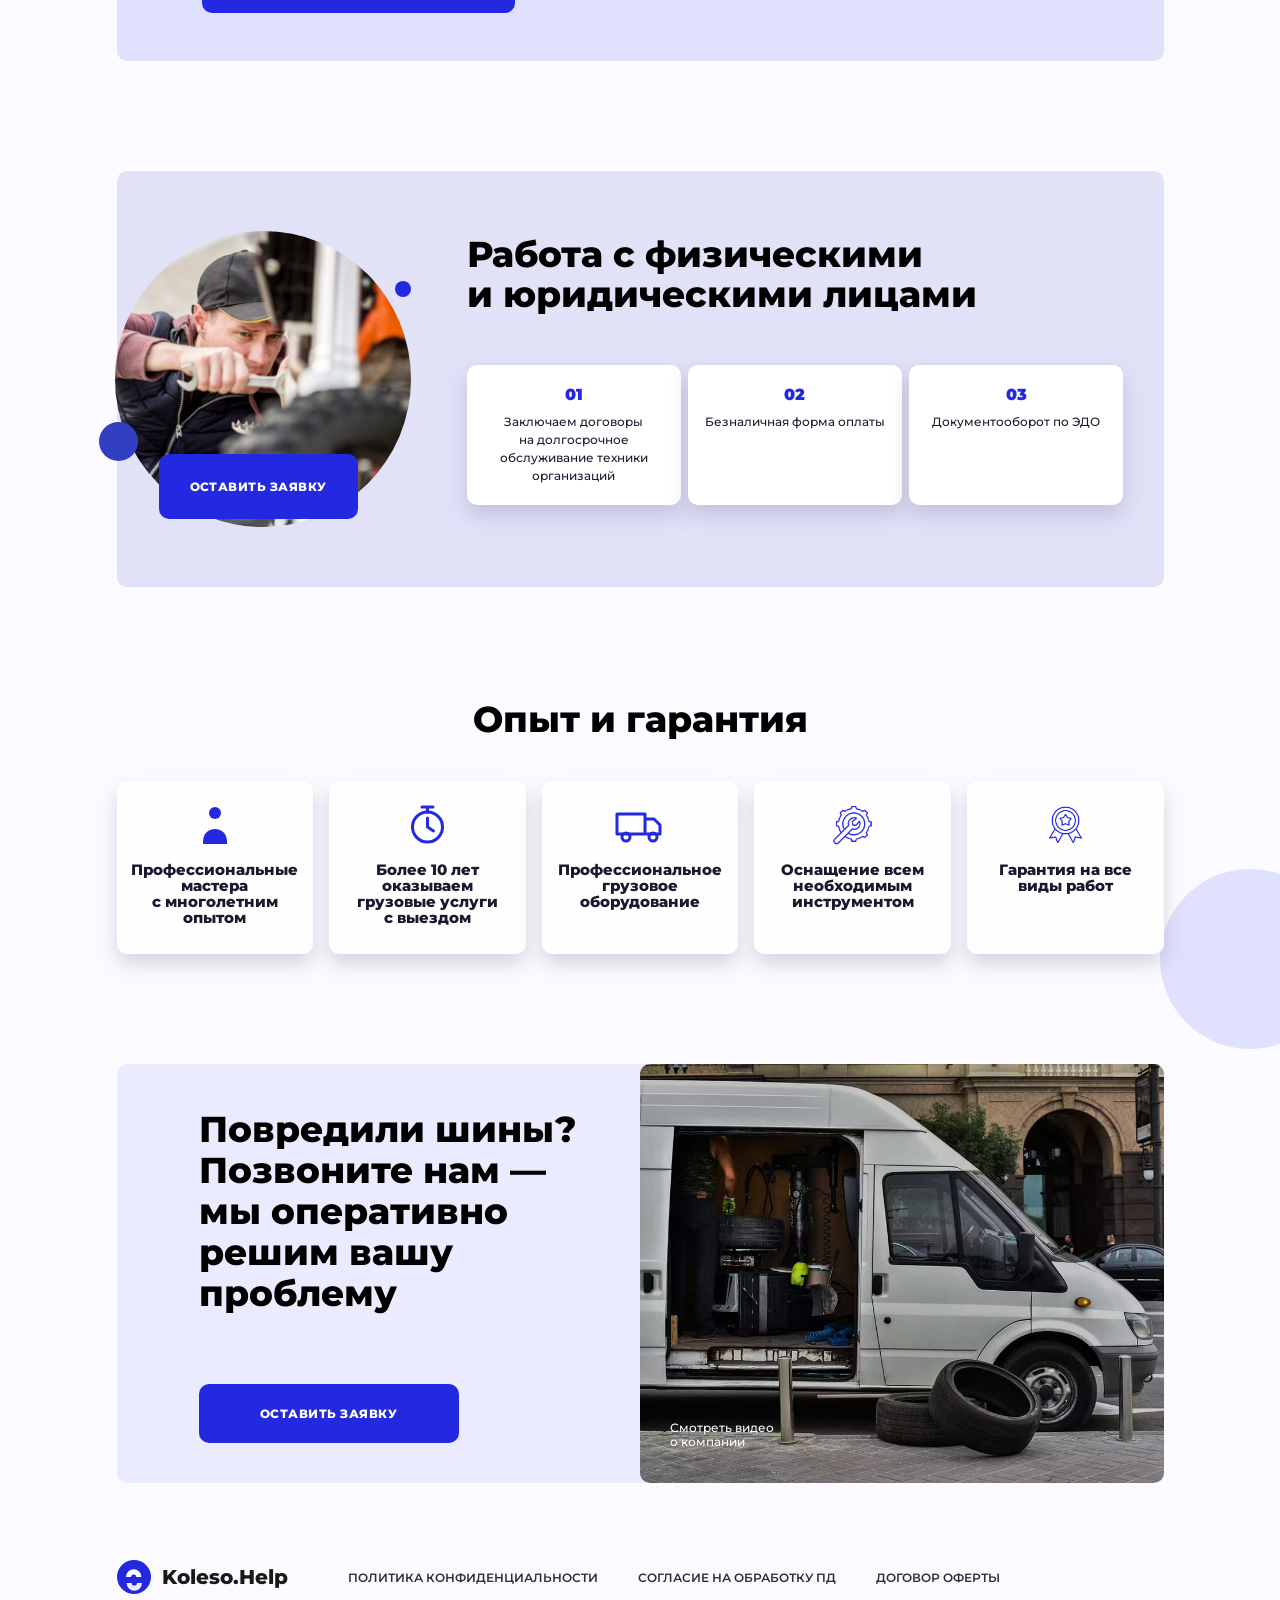
<file: gruzovoy.html>
<!DOCTYPE html>
<html lang="ru">
<head>
  <meta charset="UTF-8">
  <meta name="viewport" content="width=device-width, initial-scale=1.0">
  <title>Грузовой выездной шиномонтаж — Koleso.Help</title>
  <meta name="description" content="Круглосуточный выездной грузовой шиномонтаж: Санкт-Петербург и область, КАД, ЗСД, М-11. Выезд мастера в течение 5 минут после звонка.">
  <link rel="preconnect" href="https://fonts.googleapis.com">
  <link rel="preconnect" href="https://fonts.gstatic.com" crossorigin>
  <link href="https://fonts.googleapis.com/css2?family=Montserrat:wght@500;600;700;800;900&display=swap" rel="stylesheet">
  <link rel="stylesheet" href="css/style.css">
</head>
<body>

<!-- ======================= ШАПКА ======================= -->
<header class="header">
  <div class="container header__inner">
    <a class="logo" href="index.html" aria-label="Koleso.Help — на главную">
      <span class="logo__mark" aria-hidden="true">
        <svg viewBox="0 0 34 34" width="34" height="34">
          <circle cx="17" cy="17" r="17" fill="#2229e0"/>
          <path d="M9 17a7.7 7.7 0 0 1 15.4 0h-5.1a2.6 2.6 0 0 0-5.2 0z" fill="#ffffff"/>
          <path d="M25 17a7.7 7.7 0 0 1-15.4 0h5.1a2.6 2.6 0 0 0 5.2 0z" fill="#ededff" transform="translate(0 6)"/>
        </svg>
      </span>
      <span class="logo__text">Koleso.Help</span>
    </a>
    <div class="header__contacts">
      <a class="header__phone" href="tel:+74951102222">+7 (495) 110 22-22</a>
      <a class="btn btn--white header__callback" href="#zayavka">Позвоните мне</a>
    </div>
  </div>
</header>

<!-- ======================= ХИРО ======================= -->
<section class="hero">
  <div class="hero__decor hero__decor--1" aria-hidden="true"></div>
  <div class="hero__decor hero__decor--2" aria-hidden="true"></div>
  <div class="container hero__inner">
    <div class="hero__card">
      <nav class="breadcrumbs" aria-label="Хлебные крошки">
        <a href="index.html">Главная</a> / <a href="#">Услуги</a> / <span>Выездной грузовой шиномонтаж</span>
      </nav>
      <h1 class="hero__title">Грузовой выездной шиномонтаж</h1>
      <p class="hero__subtitle">Круглосуточный выезд мастера:<br>Санкт-Петербург и&nbsp;область, КАД, ЗСД, М-11</p>
      <div class="hero__cta">
        <a class="btn btn--primary btn--lg" href="#zayavka">Оставить заявку</a>
        <span class="hero__hint">
          <img class="hero__hint-avatar" src="images/step-2-operator.png" alt="">
          <span>Перезвоним через<br>1&nbsp;минуту!</span>
        </span>
      </div>
    </div>
    <div class="hero__photo" aria-hidden="true">
      <img src="images/hero-truck.jpg" alt="">
    </div>
  </div>

  <!-- Меню разделов -->
  <nav class="menu container" aria-label="Разделы сайта">
    <a class="menu__item" href="#uslugi">Услуги</a>
    <a class="menu__item" href="shiny.html">Легковой выездной шиномонтаж</a>
    <a class="menu__item menu__item--active" href="gruzovoy.html">Грузовой выездной шиномонтаж</a>
    <a class="menu__item" href="#stoimost">Стоимость</a>
    <a class="menu__item" href="#corp">Корпоративным клиентам</a>
    <a class="menu__item" href="#about">О нас</a>
  </nav>
</section>

<!-- ======================= ВИДЫ ТЕХНИКИ ======================= -->
<section class="tech section">
  <div class="container">
    <h2 class="section__title">Виды обслуживаемой техники:</h2>
    <div class="tech__grid">
      <div class="tech__item">
        <img class="tech__img" src="images/tech-1-gruzovye.jpg" alt="Грузовой автомобиль" width="168" height="107" loading="lazy">
        <ul class="tech__list">
          <li>Грузовые автомобили</li>
          <li>Спецтехника</li>
        </ul>
      </div>
      <div class="tech__item">
        <img class="tech__img" src="images/tech-front-loader.jpg" alt="Фронтальный погрузчик" width="168" height="107" loading="lazy">
        <ul class="tech__list">
          <li>Строительная техника</li>
          <li>Карьерные самосвалы</li>
        </ul>
      </div>
      <div class="tech__item">
        <img class="tech__img" src="images/tech-3-pogruzchiki.jpg" alt="Вилочный погрузчик" width="168" height="107" loading="lazy">
        <ul class="tech__list">
          <li>Мини-погрузчики</li>
          <li>Вилочные погрузчики</li>
        </ul>
      </div>
    </div>

    <div class="benefits">
      <div class="benefit-card">
        <img src="images/benefit-1-clock.png" alt="" width="63" height="58" loading="lazy">
        <p>Круглосуточный выезд мастера</p>
      </div>
      <div class="benefit-card">
        <img src="images/benefit-2-map.png" alt="" width="35" height="48" loading="lazy">
        <p>Санкт-Петербург и&nbsp;область, КАД, ЗСД, М-11</p>
      </div>
      <div class="benefit-card">
        <img src="images/benefit-3-pay.png" alt="" width="66" height="62" loading="lazy">
        <p>Принимаем любые способы оплаты</p>
      </div>
      <div class="benefit-card">
        <img src="images/benefit-4-warranty.png" alt="" width="53" height="63" loading="lazy">
        <p>Гарантия на&nbsp;все виды работ</p>
      </div>
    </div>
  </div>
</section>

<!-- ======================= 3 ШАГА ======================= -->
<section class="steps section">
  <div class="container">
    <h2 class="section__title">Выезжаем на&nbsp;помощь в&nbsp;течении 5&nbsp;минут после вашего звонка</h2>
    <p class="section__lead">От вызова мастера до&nbsp;решения любых проблем с&nbsp;колесами&nbsp;— 30&nbsp;минут</p>
    <div class="steps__grid">
      <div class="step-card">
        <div class="step-card__text">
          <b>Шаг 1:</b>
          <p>Позвоните по&nbsp;телефону или оставьте заявку на&nbsp;сайте</p>
        </div>
        <img class="step-card__img" src="images/step-1-call.png" alt="" loading="lazy">
      </div>
      <div class="step-card">
        <div class="step-card__text">
          <b>Шаг 2:</b>
          <p>Оператор проконсультирует Вас по&nbsp;стоимости и&nbsp;времени приезда мастера</p>
        </div>
        <img class="step-card__img" src="images/step-2-operator.png" alt="" loading="lazy">
      </div>
      <div class="step-card">
        <div class="step-card__text">
          <b>Шаг 3:</b>
          <p>Мастер приедет в&nbsp;согласованное время и&nbsp;произведет необходимые работы на&nbsp;месте</p>
        </div>
        <img class="step-card__img" src="images/step-3-master.png" alt="" loading="lazy">
      </div>
    </div>
  </div>
</section>

<!-- ======================= УСЛУГИ ======================= -->
<section class="services section" id="uslugi">
  <div class="container">
    <h2 class="section__title">Оказываем следующие услуги с&nbsp;выездом мастера:</h2>
    <div class="services__grid">
      <figure class="service-card">
        <img src="images/service-1-zapaska.jpg" alt="Установка запасного грузового колеса" loading="lazy">
        <figcaption>Установка запасного грузового колеса</figcaption>
      </figure>
      <figure class="service-card">
        <img src="images/service-2-remont.jpg" alt="Ремонт грузового колеса" loading="lazy">
        <figcaption>Ремонт любых повреждений грузовых колес</figcaption>
      </figure>
      <figure class="service-card">
        <img src="images/service-3-vulkanizacia.jpg" alt="Горячая вулканизация шины" loading="lazy">
        <figcaption>Горячая вулканизация с&nbsp;доставкой колеса в&nbsp;стационарный шиномонтаж</figcaption>
      </figure>
      <figure class="service-card">
        <img src="images/service-4-kamery-new.jpg" alt="Ремонт грузовой колесной камеры" loading="lazy">
        <figcaption>Ремонт колесных камер</figcaption>
      </figure>
      <figure class="service-card">
        <img src="images/service-5-dostavka-shin.jpg" alt="Доставка грузовых шин" loading="lazy">
        <figcaption>Доставка и&nbsp;установка новых и&nbsp;б/у грузовых шин</figcaption>
      </figure>
      <figure class="service-card">
        <img src="images/service-6-diski-flippery.jpg" alt="Грузовые диски и камеры" loading="lazy">
        <figcaption>Доставка и&nbsp;установка грузовых колесных камер, дисков, флипперов</figcaption>
      </figure>
      <figure class="service-card">
        <img src="images/service-7-shpilki.jpg" alt="Замена грузовых шпилек" loading="lazy">
        <figcaption>Замена грузовых шпилек</figcaption>
      </figure>
      <figure class="service-card">
        <img src="images/service-8-svarka.jpg" alt="Сварочные работы" loading="lazy">
        <figcaption>Сварочные работы</figcaption>
      </figure>
    </div>
  </div>
</section>

<!-- ======================= СТОИМОСТЬ ======================= -->
<section class="prices section" id="stoimost">
  <div class="container">
    <h2 class="section__title">Стоимость основных услуг</h2>

    <div class="price-block">
      <div class="price-block__header">Стоимость основных услуг</div>
      <div class="price-row">
        <span class="price-row__label">Выезд мастера в&nbsp;пределах КАД</span>
        <span class="price-row__value">от 2500 руб.</span>
      </div>
      <div class="price-row">
        <span class="price-row__label">Доплата за&nbsp;выезд за&nbsp;пределы КАД, р/км</span>
        <span class="price-row__value">50 р / км</span>
      </div>
    </div>

    <div class="price-block">
      <div class="price-block__header">Стоимость работ для грузовых автомобилей</div>
      <div class="price-row price-row--head">
        <span class="price-row__label">Диаметр колесного диска</span>
        <span class="price-row__value">16”-20”</span>
        <span class="price-row__value">21”-22,5”</span>
      </div>
      <div class="price-row">
        <span class="price-row__label">Выезд мастера в&nbsp;пределах КАД</span>
        <span class="price-row__value">1500 руб.</span>
        <span class="price-row__value">1800 руб.</span>
      </div>
      <div class="price-row">
        <span class="price-row__label">Доплата за&nbsp;выезд за&nbsp;пределы КАД, р/км</span>
        <span class="price-row__value">1500 руб.</span>
        <span class="price-row__value">1800 руб.</span>
      </div>
    </div>

    <div class="price-block">
      <div class="price-block__header">Стоимость работ с&nbsp;колесами спецтехники</div>
      <div class="price-row price-row--head">
        <span class="price-row__label">Диаметр колесного диска</span>
        <span class="price-row__value">до 15”</span>
        <span class="price-row__value">после 15”</span>
      </div>
      <div class="price-row">
        <span class="price-row__label">Снятие и&nbsp;установка одного колеса</span>
        <span class="price-row__value">2000 руб.</span>
        <span class="price-row__value">от 2500 руб.</span>
      </div>
      <div class="price-row">
        <span class="price-row__label">Демонтаж-монтаж резины одного колеса</span>
        <span class="price-row__value">от 1500 руб.</span>
        <span class="price-row__value">от 2500 руб.</span>
      </div>
      <div class="price-row">
        <span class="price-row__label">Ремонт камеры (без учета стоимости материалов)</span>
        <span class="price-row__value">от 1000 руб.</span>
        <span class="price-row__value"></span>
      </div>
      <div class="price-row">
        <span class="price-row__label">Ремонт повреждения шины (без учета стоимости материалов)</span>
        <span class="price-row__value">от 1500 руб.</span>
        <span class="price-row__value"></span>
      </div>
      <div class="price-row">
        <span class="price-row__label">Услуга доставки шины из&nbsp;магазина / в&nbsp;ремонт / из&nbsp;ремонта</span>
        <span class="price-row__value price-row__value--wide">50 руб. / км + 1500 / нормо-час</span>
        <span class="price-row__value"></span>
      </div>
      <div class="price-row">
        <span class="price-row__label">Правка повреждений / замятий колесного диска в&nbsp;зависимости от&nbsp;сложности и&nbsp;продолжительности</span>
        <span class="price-row__value">от 1000 руб.</span>
        <span class="price-row__value"></span>
      </div>
      <div class="price-row">
        <span class="price-row__label"><b>Дополнительные услуги, не&nbsp;указанные на&nbsp;сайте</b></span>
        <span class="price-row__value price-row__value--wide">В соответствии с&nbsp;прайс-листом</span>
        <span class="price-row__value"></span>
      </div>
      <div class="price-row">
        <span class="price-row__label">Доплата за&nbsp;выезд за&nbsp;пределы КАД, р/км</span>
        <span class="price-row__value">от 50 руб. / км</span>
        <span class="price-row__value"></span>
      </div>
    </div>
  </div>
</section>

<!-- ======================= ФОТОГАЛЕРЕЯ ======================= -->
<section class="gallery section">
  <h2 class="section__title container">Фотогалерея нашей работы</h2>
  <div class="gallery__strip" tabindex="0">
    <img src="images/gallery-gruz-1.jpg" alt="Грузовой выездной шиномонтаж — фото работы 1" loading="lazy">
    <img src="images/gallery-gruz-2.jpg" alt="Грузовой выездной шиномонтаж — фото работы 2" loading="lazy">
    <img src="images/gallery-gruz-3.jpg" alt="Грузовой выездной шиномонтаж — фото работы 3" loading="lazy">
    <img src="images/gallery-gruz-4.jpg" alt="Грузовой выездной шиномонтаж — фото работы 4" loading="lazy">
    <img src="images/gallery-gruz-5.jpg" alt="Грузовой выездной шиномонтаж — фото работы 5" loading="lazy">
    <img src="images/gallery-gruz-6.jpg" alt="Грузовой выездной шиномонтаж — фото работы 6" loading="lazy">
    <img src="images/gallery-gruz-7.jpg" alt="Грузовой выездной шиномонтаж — фото работы 7" loading="lazy">
    <img src="images/gallery-gruz-8.jpg" alt="Грузовой выездной шиномонтаж — фото работы 8" loading="lazy">
    <img src="images/gallery-gruz-9.jpg" alt="Грузовой выездной шиномонтаж — фото работы 9" loading="lazy">
    <img src="images/gallery-gruz-10.jpg" alt="Грузовой выездной шиномонтаж — фото работы 10" loading="lazy">
  </div>
</section>

<!-- ======================= МАСТЕРА ======================= -->
<section class="masters section" id="about">
  <div class="container">
    <h2 class="section__title">Мастера с&nbsp;опытом 9+&nbsp;лет</h2>
    <div class="masters__decor" aria-hidden="true"></div>
    <div class="masters__grid">
      <div class="master-card">
        <img class="master-card__photo" src="images/master-1.jpg" alt="Мастер Сергей Ковалев" width="90" height="90" loading="lazy">
        <div class="master-card__info">
          <h3>Сергей Ковалев</h3>
          <p class="master-card__age">36 лет</p>
          <p class="master-card__exp">Стаж 12 лет</p>
        </div>
      </div>
      <div class="master-card">
        <img class="master-card__photo" src="images/master-2.jpg" alt="Мастер Дмитрий Орлов" width="90" height="90" loading="lazy">
        <div class="master-card__info">
          <h3>Дмитрий Орлов</h3>
          <p class="master-card__age">34 года</p>
          <p class="master-card__exp">Стаж 9 лет</p>
        </div>
      </div>
    </div>
    <div class="masters__facts">
      <div class="fact">
        <span class="fact__icon" aria-hidden="true">
          <svg width="18" height="14" viewBox="0 0 18 14" fill="none"><path d="M1.5 7.5 6.5 12.5 16.5 1.5" stroke="#2229e0" stroke-width="2.4" stroke-linecap="round" stroke-linejoin="round"/></svg>
        </span>
        <p>2500 автомобилей обслужено за&nbsp;прошлый год</p>
      </div>
      <div class="fact">
        <span class="fact__icon" aria-hidden="true">
          <svg width="18" height="14" viewBox="0 0 18 14" fill="none"><path d="M1.5 7.5 6.5 12.5 16.5 1.5" stroke="#2229e0" stroke-width="2.4" stroke-linecap="round" stroke-linejoin="round"/></svg>
        </span>
        <p>100% гарантия качества на&nbsp;все услуги</p>
      </div>
      <div class="fact">
        <span class="fact__icon" aria-hidden="true">
          <svg width="18" height="14" viewBox="0 0 18 14" fill="none"><path d="M1.5 7.5 6.5 12.5 16.5 1.5" stroke="#2229e0" stroke-width="2.4" stroke-linecap="round" stroke-linejoin="round"/></svg>
        </span>
        <p>С&nbsp;2015&nbsp;г наш опыт для вашей уверенности</p>
      </div>
    </div>
  </div>
</section>

<!-- ======================= ФОРМА РАСЧЕТА ======================= -->
<section class="calc section" id="zayavka">
  <div class="container">
    <div class="calc__panel">
      <form class="calc__form" id="calcForm" novalidate>
        <h2 class="calc__title">Узнайте стоимость шиномонтажа</h2>
        <p class="calc__lead">Оператор свяжется с&nbsp;Вами для информирования о&nbsp;стоимости</p>
        <div class="field">
          <input type="text" id="f-service" name="service" placeholder="Шиномонтаж 4 колеса" autocomplete="off">
        </div>
        <div class="field">
          <input type="text" id="f-car" name="car" placeholder="Укажите марку и модель автомобиля" autocomplete="off">
        </div>
        <div class="field">
          <input type="text" id="f-disk" name="disk" placeholder="Размер колесного диска" autocomplete="off">
        </div>
        <div class="field field--phone">
          <img src="images/icon-flag-ru.png" alt="" width="21" height="20">
          <input type="tel" id="f-phone" name="phone" placeholder="+7 (___) ___-__-__" required>
        </div>
        <label class="calc__agree">
          <input type="checkbox" id="f-agree" name="agree" required>
          <span>Даю <a href="soglasie.html" target="_blank" rel="noopener">согласие на&nbsp;обработку персональных данных</a> и&nbsp;подтверждаю ознакомление с&nbsp;<a href="privacy.html" target="_blank" rel="noopener">Политикой конфиденциальности</a></span>
        </label>
        <button type="submit" class="btn btn--primary btn--lg calc__submit">Онлайн расчет</button>
      </form>
      <div class="calc__photo" aria-hidden="true">
        <img src="images/form-truck.jpg" alt="" loading="lazy">
      </div>
    </div>
  </div>
</section>

<!-- ======================= КОРПОРАТИВНЫМ КЛИЕНТАМ ======================= -->
<section class="corp section" id="corp">
  <div class="container">
    <div class="corp__panel">
      <div class="corp__photo-wrap">
        <span class="corp__dot corp__dot--sm" aria-hidden="true"></span>
        <span class="corp__dot corp__dot--lg" aria-hidden="true"></span>
        <img class="corp__photo" src="images/corp-photo.jpg" alt="Мастер за работой" loading="lazy">
        <a class="btn btn--primary corp__cta" href="#zayavka">Оставить заявку</a>
      </div>
      <div class="corp__content">
        <h2 class="corp__title">Работа с&nbsp;физическими и&nbsp;юридическими лицами</h2>
        <div class="corp__cards">
          <div class="corp-card">
            <span class="corp-card__num">01</span>
            <p>Заключаем договоры на&nbsp;долгосрочное обслуживание техники организаций</p>
          </div>
          <div class="corp-card">
            <span class="corp-card__num">02</span>
            <p>Безналичная форма оплаты</p>
          </div>
          <div class="corp-card">
            <span class="corp-card__num">03</span>
            <p>Документооборот по&nbsp;ЭДО</p>
          </div>
        </div>
      </div>
    </div>
  </div>
</section>

<!-- ======================= ОПЫТ И ГАРАНТИЯ ======================= -->
<section class="exp section">
  <div class="container">
    <h2 class="section__title">Опыт и&nbsp;гарантия</h2>
    <div class="exp__decor" aria-hidden="true"></div>
    <div class="exp__grid">
      <div class="exp-card">
        <span class="exp-card__icon" aria-hidden="true">
          <svg width="40" height="41" viewBox="0 0 40 41" fill="#2229e0"><circle cx="20" cy="9" r="6"/><path d="M8 38c0-8 5-13 12-13s12 5 12 13v2H8z"/></svg>
        </span>
        <p>Профессиональные мастера с&nbsp;многолетним опытом</p>
      </div>
      <div class="exp-card">
        <span class="exp-card__icon" aria-hidden="true">
          <svg width="45" height="43" viewBox="0 0 45 43" fill="none" stroke="#2229e0"><circle cx="22.5" cy="24" r="15" stroke-width="3"/><path d="M22.5 15v9l6 4" stroke-width="3" stroke-linecap="round"/><path d="M17 4h11M22.5 4v5" stroke-width="3" stroke-linecap="round"/></svg>
        </span>
        <p>Более 10&nbsp;лет оказываем грузовые услуги с&nbsp;выездом</p>
      </div>
      <div class="exp-card">
        <span class="exp-card__icon" aria-hidden="true">
          <svg width="51" height="50" viewBox="0 0 51 50" fill="none" stroke="#2229e0"><path d="M3 15h28v20H3zM31 20h9l6 6v9h-15" stroke-width="3" stroke-linejoin="round"/><circle cx="12" cy="38" r="4" stroke-width="3"/><circle cx="39" cy="38" r="4" stroke-width="3"/></svg>
        </span>
        <p>Профессиональное грузовое оборудование</p>
      </div>
      <div class="exp-card">
        <span class="exp-card__icon" aria-hidden="true">
          <img src="images/icon-cogwheel.png" alt="" width="41" height="41" loading="lazy">
        </span>
        <p>Оснащение всем необходимым инструментом</p>
      </div>
      <div class="exp-card">
        <span class="exp-card__icon" aria-hidden="true">
          <img src="images/icon-bestseller.png" alt="" width="37" height="37" loading="lazy">
        </span>
        <p>Гарантия на&nbsp;все виды работ</p>
      </div>
    </div>
  </div>
</section>

<!-- ======================= КОНТАКТЫ / CTA ======================= -->
<section class="contact section">
  <div class="container">
    <div class="contact__panel">
      <div class="contact__info">
        <h2 class="contact__title">Повредили шины? Позвоните нам&nbsp;— мы&nbsp;оперативно решим вашу проблему</h2>
        <a class="btn btn--primary btn--lg contact__cta" href="#zayavka">Оставить заявку</a>
      </div>
      <div class="contact__video">
        <img src="images/video-cover.jpg" alt="Фургон выездного шиномонтажа" loading="lazy">
        <span class="contact__video-label">Смотреть видео о&nbsp;компании</span>
      </div>
    </div>
  </div>
</section>

<!-- ======================= ФУТЕР ======================= -->
<footer class="footer">
  <div class="container footer__inner">
    <a class="logo" href="index.html" aria-label="Koleso.Help">
      <span class="logo__mark" aria-hidden="true">
        <svg viewBox="0 0 34 34" width="34" height="34">
          <circle cx="17" cy="17" r="17" fill="#2229e0"/>
          <path d="M9 17a7.7 7.7 0 0 1 15.4 0h-5.1a2.6 2.6 0 0 0-5.2 0z" fill="#ffffff"/>
          <path d="M25 17a7.7 7.7 0 0 1-15.4 0h5.1a2.6 2.6 0 0 0 5.2 0z" fill="#ededff" transform="translate(0 6)"/>
        </svg>
      </span>
      <span class="logo__text">Koleso.Help</span>
    </a>
    <nav class="footer__links">
      <a href="privacy.html">Политика конфиденциальности</a>
      <a href="soglasie.html">Согласие на обработку ПД</a>
      <a href="oferta.html">Договор оферты</a>
    </nav>
  </div>
</footer>

<script src="js/script.js"></script>
</body>
</html>
</file>
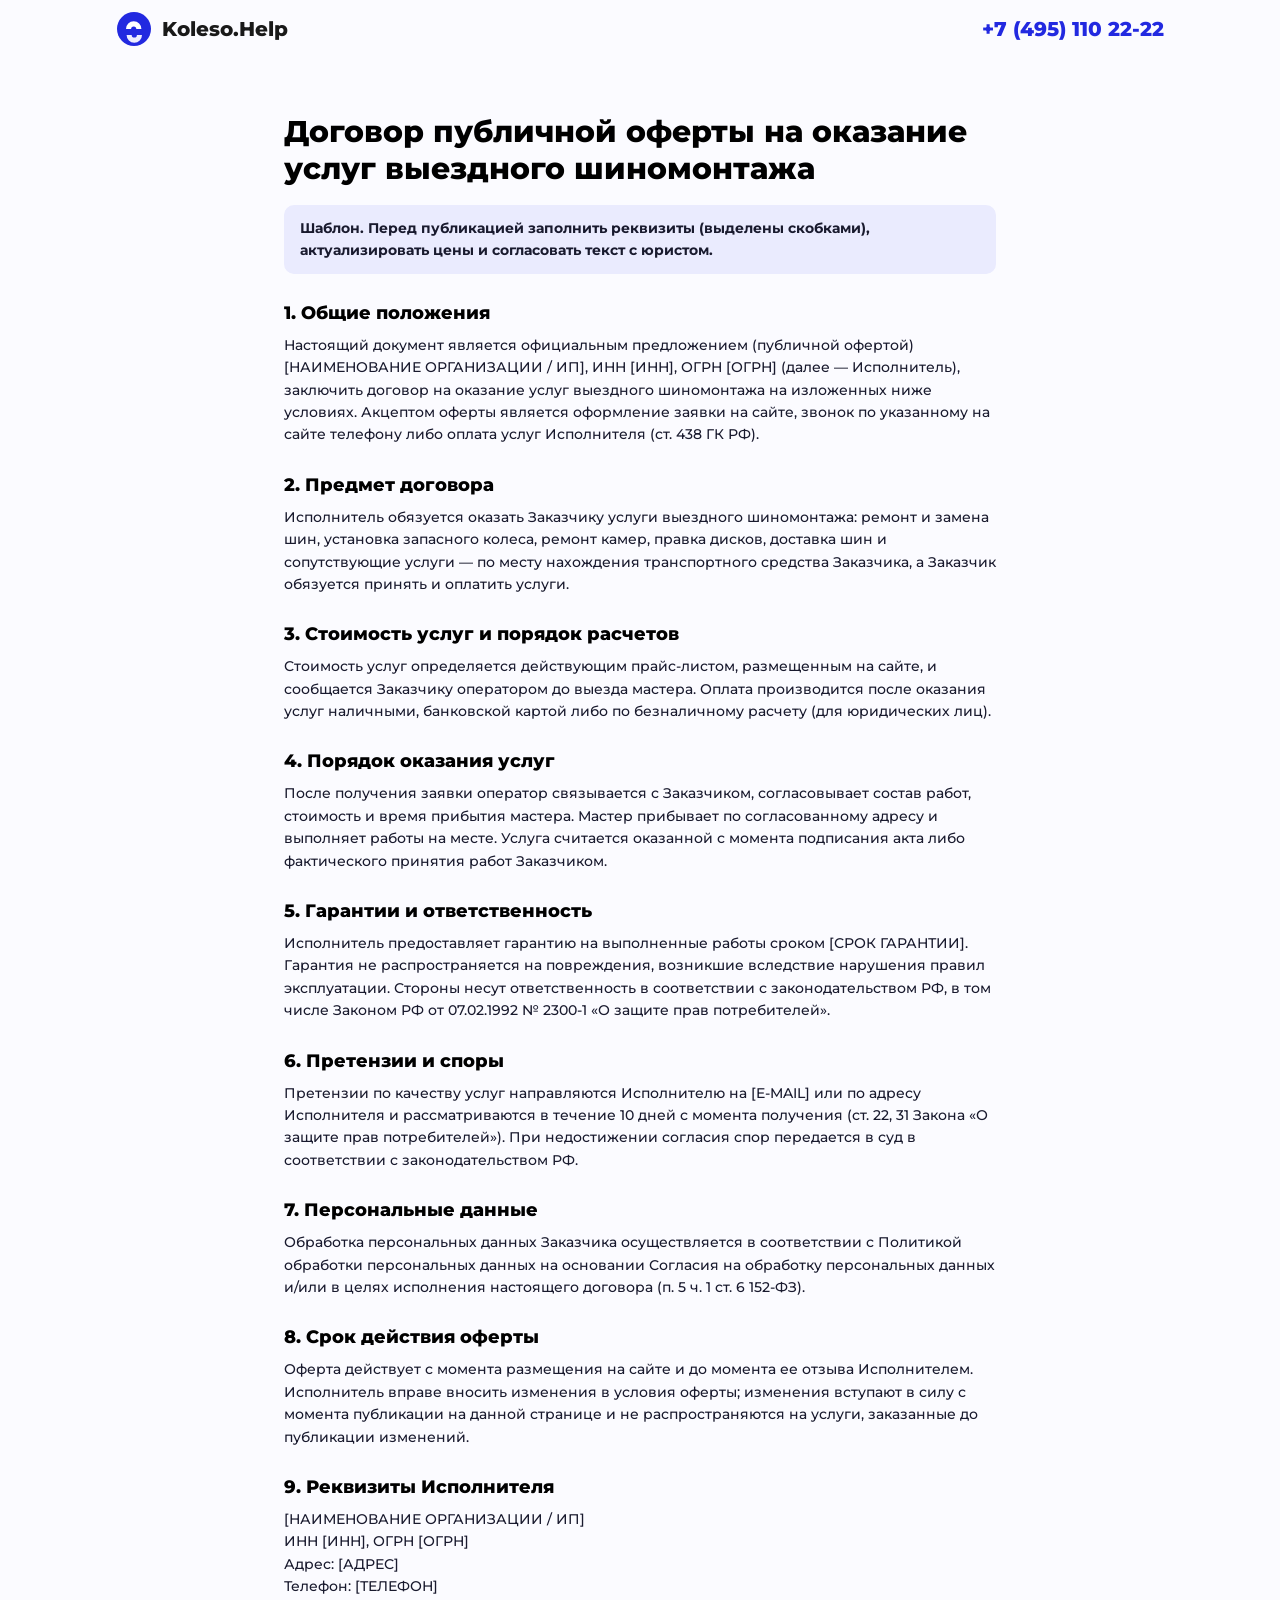
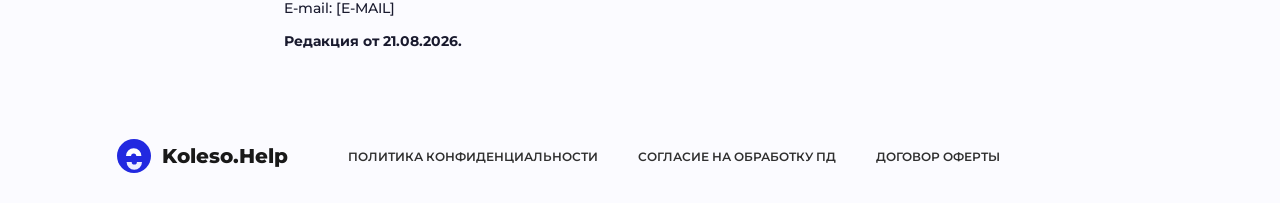
<file: oferta.html>
<!DOCTYPE html>
<html lang="ru">
<head>
  <meta charset="UTF-8">
  <meta name="viewport" content="width=device-width, initial-scale=1.0">
  <title>Договор оферты — Koleso.Help</title>
  <meta name="robots" content="noindex">
  <link rel="preconnect" href="https://fonts.googleapis.com">
  <link rel="preconnect" href="https://fonts.gstatic.com" crossorigin>
  <link href="https://fonts.googleapis.com/css2?family=Montserrat:wght@500;600;700;800;900&display=swap" rel="stylesheet">
  <link rel="stylesheet" href="css/style.css">
</head>
<body>

<header class="header">
  <div class="container header__inner">
    <a class="logo" href="index.html" aria-label="Koleso.Help — на главную">
      <span class="logo__mark" aria-hidden="true">
        <svg viewBox="0 0 34 34" width="34" height="34">
          <circle cx="17" cy="17" r="17" fill="#2229e0"/>
          <path d="M9 17a7.7 7.7 0 0 1 15.4 0h-5.1a2.6 2.6 0 0 0-5.2 0z" fill="#ffffff"/>
          <path d="M25 17a7.7 7.7 0 0 1-15.4 0h5.1a2.6 2.6 0 0 0 5.2 0z" fill="#ededff" transform="translate(0 6)"/>
        </svg>
      </span>
      <span class="logo__text">Koleso.Help</span>
    </a>
    <div class="header__contacts">
      <a class="header__phone" href="tel:+74951102222">+7 (495) 110 22-22</a>
    </div>
  </div>
</header>

<main class="doc section">
  <div class="container doc__body">
    <h1>Договор публичной оферты на оказание услуг выездного шиномонтажа</h1>
    <p class="doc__note">Шаблон. Перед публикацией заполнить реквизиты (выделены скобками), актуализировать цены и согласовать текст с юристом.</p>

    <h2>1. Общие положения</h2>
    <p>Настоящий документ является официальным предложением (публичной офертой) [НАИМЕНОВАНИЕ ОРГАНИЗАЦИИ / ИП], ИНН [ИНН], ОГРН [ОГРН] (далее — Исполнитель), заключить договор на оказание услуг выездного шиномонтажа на изложенных ниже условиях. Акцептом оферты является оформление заявки на сайте, звонок по указанному на сайте телефону либо оплата услуг Исполнителя (ст. 438 ГК РФ).</p>

    <h2>2. Предмет договора</h2>
    <p>Исполнитель обязуется оказать Заказчику услуги выездного шиномонтажа: ремонт и замена шин, установка запасного колеса, ремонт камер, правка дисков, доставка шин и сопутствующие услуги — по месту нахождения транспортного средства Заказчика, а Заказчик обязуется принять и оплатить услуги.</p>

    <h2>3. Стоимость услуг и порядок расчетов</h2>
    <p>Стоимость услуг определяется действующим прайс-листом, размещенным на сайте, и сообщается Заказчику оператором до выезда мастера. Оплата производится после оказания услуг наличными, банковской картой либо по безналичному расчету (для юридических лиц).</p>

    <h2>4. Порядок оказания услуг</h2>
    <p>После получения заявки оператор связывается с Заказчиком, согласовывает состав работ, стоимость и время прибытия мастера. Мастер прибывает по согласованному адресу и выполняет работы на месте. Услуга считается оказанной с момента подписания акта либо фактического принятия работ Заказчиком.</p>

    <h2>5. Гарантии и ответственность</h2>
    <p>Исполнитель предоставляет гарантию на выполненные работы сроком [СРОК ГАРАНТИИ]. Гарантия не распространяется на повреждения, возникшие вследствие нарушения правил эксплуатации. Стороны несут ответственность в соответствии с законодательством РФ, в том числе Законом РФ от 07.02.1992 № 2300-1 «О защите прав потребителей».</p>

    <h2>6. Претензии и споры</h2>
    <p>Претензии по качеству услуг направляются Исполнителю на [E-MAIL] или по адресу Исполнителя и рассматриваются в течение 10 дней с момента получения (ст. 22, 31 Закона «О защите прав потребителей»). При недостижении согласия спор передается в суд в соответствии с законодательством РФ.</p>

    <h2>7. Персональные данные</h2>
    <p>Обработка персональных данных Заказчика осуществляется в соответствии с <a href="privacy.html">Политикой обработки персональных данных</a> на основании <a href="soglasie.html">Согласия на обработку персональных данных</a> и/или в целях исполнения настоящего договора (п. 5 ч. 1 ст. 6 152-ФЗ).</p>

    <h2>8. Срок действия оферты</h2>
    <p>Оферта действует с момента размещения на сайте и до момента ее отзыва Исполнителем. Исполнитель вправе вносить изменения в условия оферты; изменения вступают в силу с момента публикации на данной странице и не распространяются на услуги, заказанные до публикации изменений.</p>

    <h2>9. Реквизиты Исполнителя</h2>
    <p>[НАИМЕНОВАНИЕ ОРГАНИЗАЦИИ / ИП]<br>ИНН [ИНН], ОГРН [ОГРН]<br>Адрес: [АДРЕС]<br>Телефон: [ТЕЛЕФОН]<br>E-mail: [E-MAIL]</p>
    <p><b>Редакция от 21.08.2026.</b></p>
  </div>
</main>

<footer class="footer">
  <div class="container footer__inner">
    <a class="logo" href="index.html" aria-label="Koleso.Help">
      <span class="logo__mark" aria-hidden="true">
        <svg viewBox="0 0 34 34" width="34" height="34">
          <circle cx="17" cy="17" r="17" fill="#2229e0"/>
          <path d="M9 17a7.7 7.7 0 0 1 15.4 0h-5.1a2.6 2.6 0 0 0-5.2 0z" fill="#ffffff"/>
          <path d="M25 17a7.7 7.7 0 0 1-15.4 0h5.1a2.6 2.6 0 0 0 5.2 0z" fill="#ededff" transform="translate(0 6)"/>
        </svg>
      </span>
      <span class="logo__text">Koleso.Help</span>
    </a>
    <nav class="footer__links">
      <a href="privacy.html">Политика конфиденциальности</a>
      <a href="soglasie.html">Согласие на обработку ПД</a>
      <a href="oferta.html">Договор оферты</a>
    </nav>
  </div>
</footer>

</body>
</html>
</file>
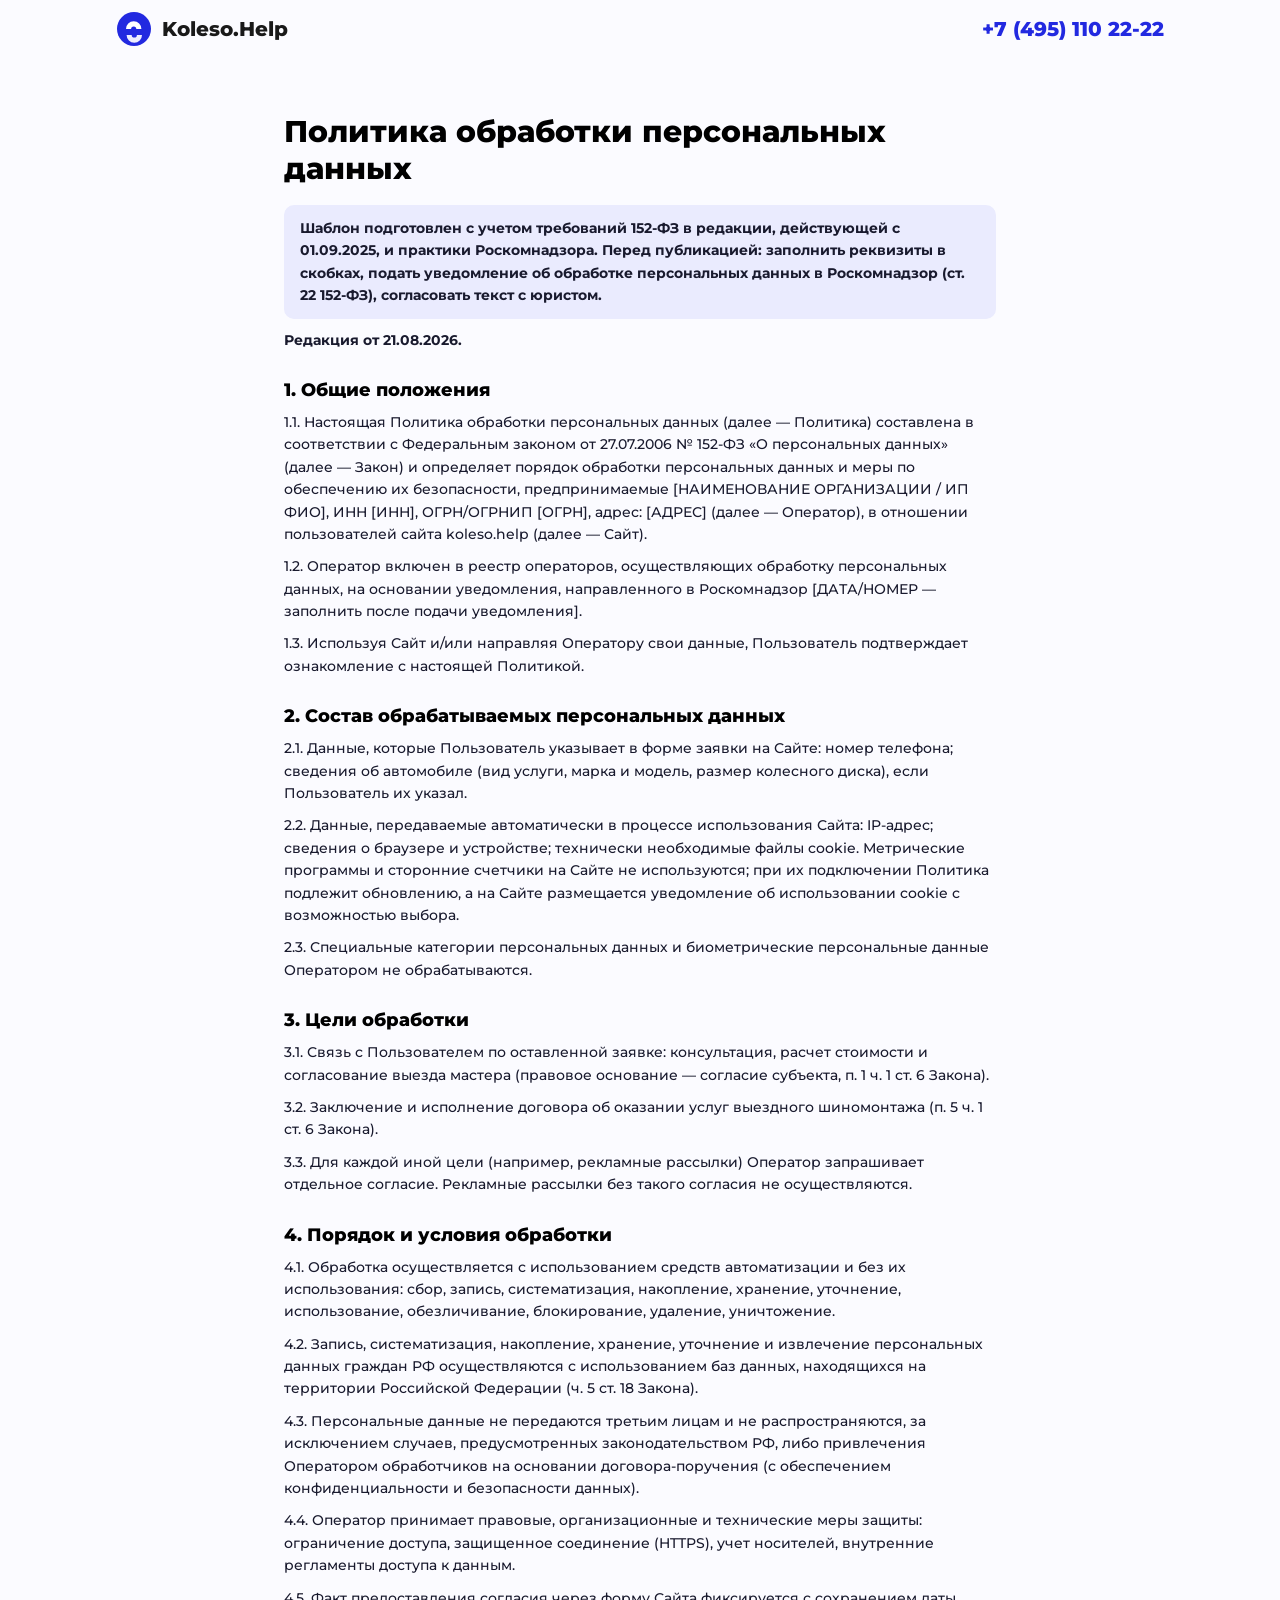
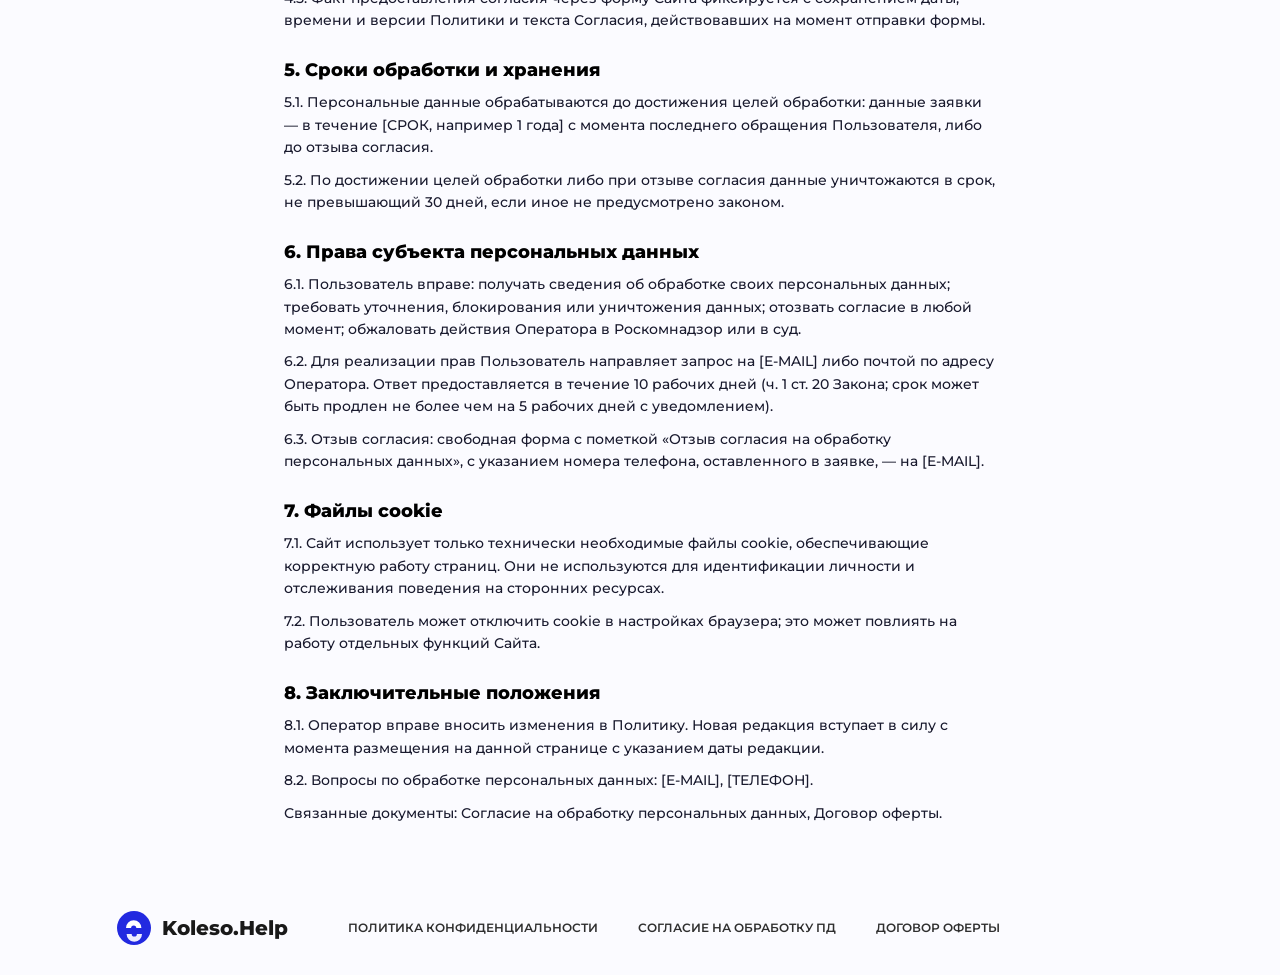
<file: privacy.html>
<!DOCTYPE html>
<html lang="ru">
<head>
  <meta charset="UTF-8">
  <meta name="viewport" content="width=device-width, initial-scale=1.0">
  <title>Политика конфиденциальности — Koleso.Help</title>
  <meta name="robots" content="noindex">
  <link rel="preconnect" href="https://fonts.googleapis.com">
  <link rel="preconnect" href="https://fonts.gstatic.com" crossorigin>
  <link href="https://fonts.googleapis.com/css2?family=Montserrat:wght@500;600;700;800;900&display=swap" rel="stylesheet">
  <link rel="stylesheet" href="css/style.css">
</head>
<body>

<header class="header">
  <div class="container header__inner">
    <a class="logo" href="index.html" aria-label="Koleso.Help — на главную">
      <span class="logo__mark" aria-hidden="true">
        <svg viewBox="0 0 34 34" width="34" height="34">
          <circle cx="17" cy="17" r="17" fill="#2229e0"/>
          <path d="M9 17a7.7 7.7 0 0 1 15.4 0h-5.1a2.6 2.6 0 0 0-5.2 0z" fill="#ffffff"/>
          <path d="M25 17a7.7 7.7 0 0 1-15.4 0h5.1a2.6 2.6 0 0 0 5.2 0z" fill="#ededff" transform="translate(0 6)"/>
        </svg>
      </span>
      <span class="logo__text">Koleso.Help</span>
    </a>
    <div class="header__contacts">
      <a class="header__phone" href="tel:+74951102222">+7 (495) 110 22-22</a>
    </div>
  </div>
</header>

<main class="doc section">
  <div class="container doc__body">
    <h1>Политика обработки персональных данных</h1>
    <p class="doc__note">Шаблон подготовлен с учетом требований 152-ФЗ в редакции, действующей с 01.09.2025, и практики Роскомнадзора. Перед публикацией: заполнить реквизиты в скобках, подать уведомление об обработке персональных данных в Роскомнадзор (ст. 22 152-ФЗ), согласовать текст с юристом.</p>
    <p><b>Редакция от 21.08.2026.</b></p>

    <h2>1. Общие положения</h2>
    <p>1.1. Настоящая Политика обработки персональных данных (далее — Политика) составлена в соответствии с Федеральным законом от 27.07.2006 № 152-ФЗ «О персональных данных» (далее — Закон) и определяет порядок обработки персональных данных и меры по обеспечению их безопасности, предпринимаемые [НАИМЕНОВАНИЕ ОРГАНИЗАЦИИ / ИП ФИО], ИНН [ИНН], ОГРН/ОГРНИП [ОГРН], адрес: [АДРЕС] (далее — Оператор), в отношении пользователей сайта koleso.help (далее — Сайт).</p>
    <p>1.2. Оператор включен в реестр операторов, осуществляющих обработку персональных данных, на основании уведомления, направленного в Роскомнадзор [ДАТА/НОМЕР — заполнить после подачи уведомления].</p>
    <p>1.3. Используя Сайт и/или направляя Оператору свои данные, Пользователь подтверждает ознакомление с настоящей Политикой.</p>

    <h2>2. Состав обрабатываемых персональных данных</h2>
    <p>2.1. Данные, которые Пользователь указывает в форме заявки на Сайте: номер телефона; сведения об автомобиле (вид услуги, марка и модель, размер колесного диска), если Пользователь их указал.</p>
    <p>2.2. Данные, передаваемые автоматически в процессе использования Сайта: IP-адрес; сведения о браузере и устройстве; технически необходимые файлы cookie. Метрические программы и сторонние счетчики на Сайте не используются; при их подключении Политика подлежит обновлению, а на Сайте размещается уведомление об использовании cookie с возможностью выбора.</p>
    <p>2.3. Специальные категории персональных данных и биометрические персональные данные Оператором не обрабатываются.</p>

    <h2>3. Цели обработки</h2>
    <p>3.1. Связь с Пользователем по оставленной заявке: консультация, расчет стоимости и согласование выезда мастера (правовое основание — согласие субъекта, п. 1 ч. 1 ст. 6 Закона).</p>
    <p>3.2. Заключение и исполнение договора об оказании услуг выездного шиномонтажа (п. 5 ч. 1 ст. 6 Закона).</p>
    <p>3.3. Для каждой иной цели (например, рекламные рассылки) Оператор запрашивает отдельное согласие. Рекламные рассылки без такого согласия не осуществляются.</p>

    <h2>4. Порядок и условия обработки</h2>
    <p>4.1. Обработка осуществляется с использованием средств автоматизации и без их использования: сбор, запись, систематизация, накопление, хранение, уточнение, использование, обезличивание, блокирование, удаление, уничтожение.</p>
    <p>4.2. Запись, систематизация, накопление, хранение, уточнение и извлечение персональных данных граждан РФ осуществляются с использованием баз данных, находящихся на территории Российской Федерации (ч. 5 ст. 18 Закона).</p>
    <p>4.3. Персональные данные не передаются третьим лицам и не распространяются, за исключением случаев, предусмотренных законодательством РФ, либо привлечения Оператором обработчиков на основании договора-поручения (с обеспечением конфиденциальности и безопасности данных).</p>
    <p>4.4. Оператор принимает правовые, организационные и технические меры защиты: ограничение доступа, защищенное соединение (HTTPS), учет носителей, внутренние регламенты доступа к данным.</p>
    <p>4.5. Факт предоставления согласия через форму Сайта фиксируется с сохранением даты, времени и версии Политики и текста Согласия, действовавших на момент отправки формы.</p>

    <h2>5. Сроки обработки и хранения</h2>
    <p>5.1. Персональные данные обрабатываются до достижения целей обработки: данные заявки — в течение [СРОК, например 1 года] с момента последнего обращения Пользователя, либо до отзыва согласия.</p>
    <p>5.2. По достижении целей обработки либо при отзыве согласия данные уничтожаются в срок, не превышающий 30 дней, если иное не предусмотрено законом.</p>

    <h2>6. Права субъекта персональных данных</h2>
    <p>6.1. Пользователь вправе: получать сведения об обработке своих персональных данных; требовать уточнения, блокирования или уничтожения данных; отозвать согласие в любой момент; обжаловать действия Оператора в Роскомнадзор или в суд.</p>
    <p>6.2. Для реализации прав Пользователь направляет запрос на [E-MAIL] либо почтой по адресу Оператора. Ответ предоставляется в течение 10 рабочих дней (ч. 1 ст. 20 Закона; срок может быть продлен не более чем на 5 рабочих дней с уведомлением).</p>
    <p>6.3. Отзыв согласия: свободная форма с пометкой «Отзыв согласия на обработку персональных данных», с указанием номера телефона, оставленного в заявке, — на [E-MAIL].</p>

    <h2>7. Файлы cookie</h2>
    <p>7.1. Сайт использует только технически необходимые файлы cookie, обеспечивающие корректную работу страниц. Они не используются для идентификации личности и отслеживания поведения на сторонних ресурсах.</p>
    <p>7.2. Пользователь может отключить cookie в настройках браузера; это может повлиять на работу отдельных функций Сайта.</p>

    <h2>8. Заключительные положения</h2>
    <p>8.1. Оператор вправе вносить изменения в Политику. Новая редакция вступает в силу с момента размещения на данной странице с указанием даты редакции.</p>
    <p>8.2. Вопросы по обработке персональных данных: [E-MAIL], [ТЕЛЕФОН].</p>
    <p>Связанные документы: <a href="soglasie.html">Согласие на обработку персональных данных</a>, <a href="oferta.html">Договор оферты</a>.</p>
  </div>
</main>

<footer class="footer">
  <div class="container footer__inner">
    <a class="logo" href="index.html" aria-label="Koleso.Help">
      <span class="logo__mark" aria-hidden="true">
        <svg viewBox="0 0 34 34" width="34" height="34">
          <circle cx="17" cy="17" r="17" fill="#2229e0"/>
          <path d="M9 17a7.7 7.7 0 0 1 15.4 0h-5.1a2.6 2.6 0 0 0-5.2 0z" fill="#ffffff"/>
          <path d="M25 17a7.7 7.7 0 0 1-15.4 0h5.1a2.6 2.6 0 0 0 5.2 0z" fill="#ededff" transform="translate(0 6)"/>
        </svg>
      </span>
      <span class="logo__text">Koleso.Help</span>
    </a>
    <nav class="footer__links">
      <a href="privacy.html">Политика конфиденциальности</a>
      <a href="soglasie.html">Согласие на обработку ПД</a>
      <a href="oferta.html">Договор оферты</a>
    </nav>
  </div>
</footer>

</body>
</html>
</file>
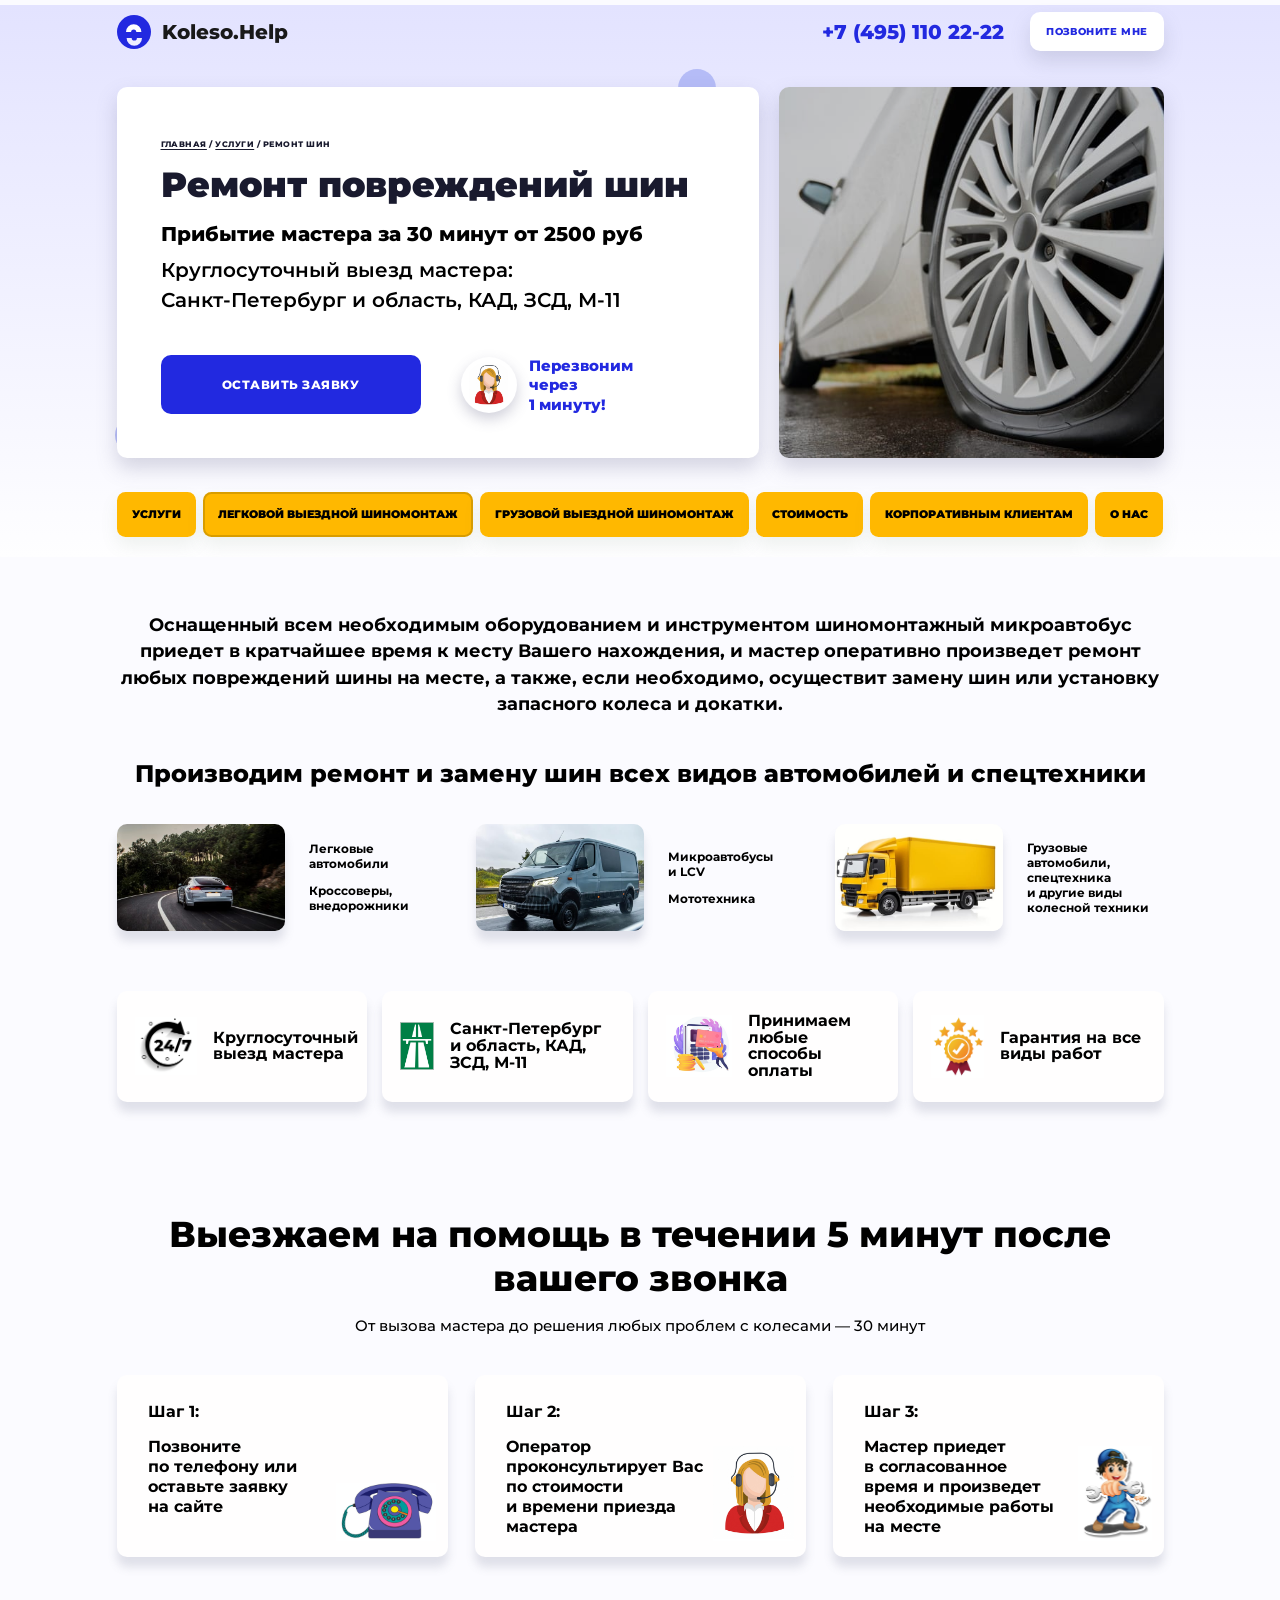
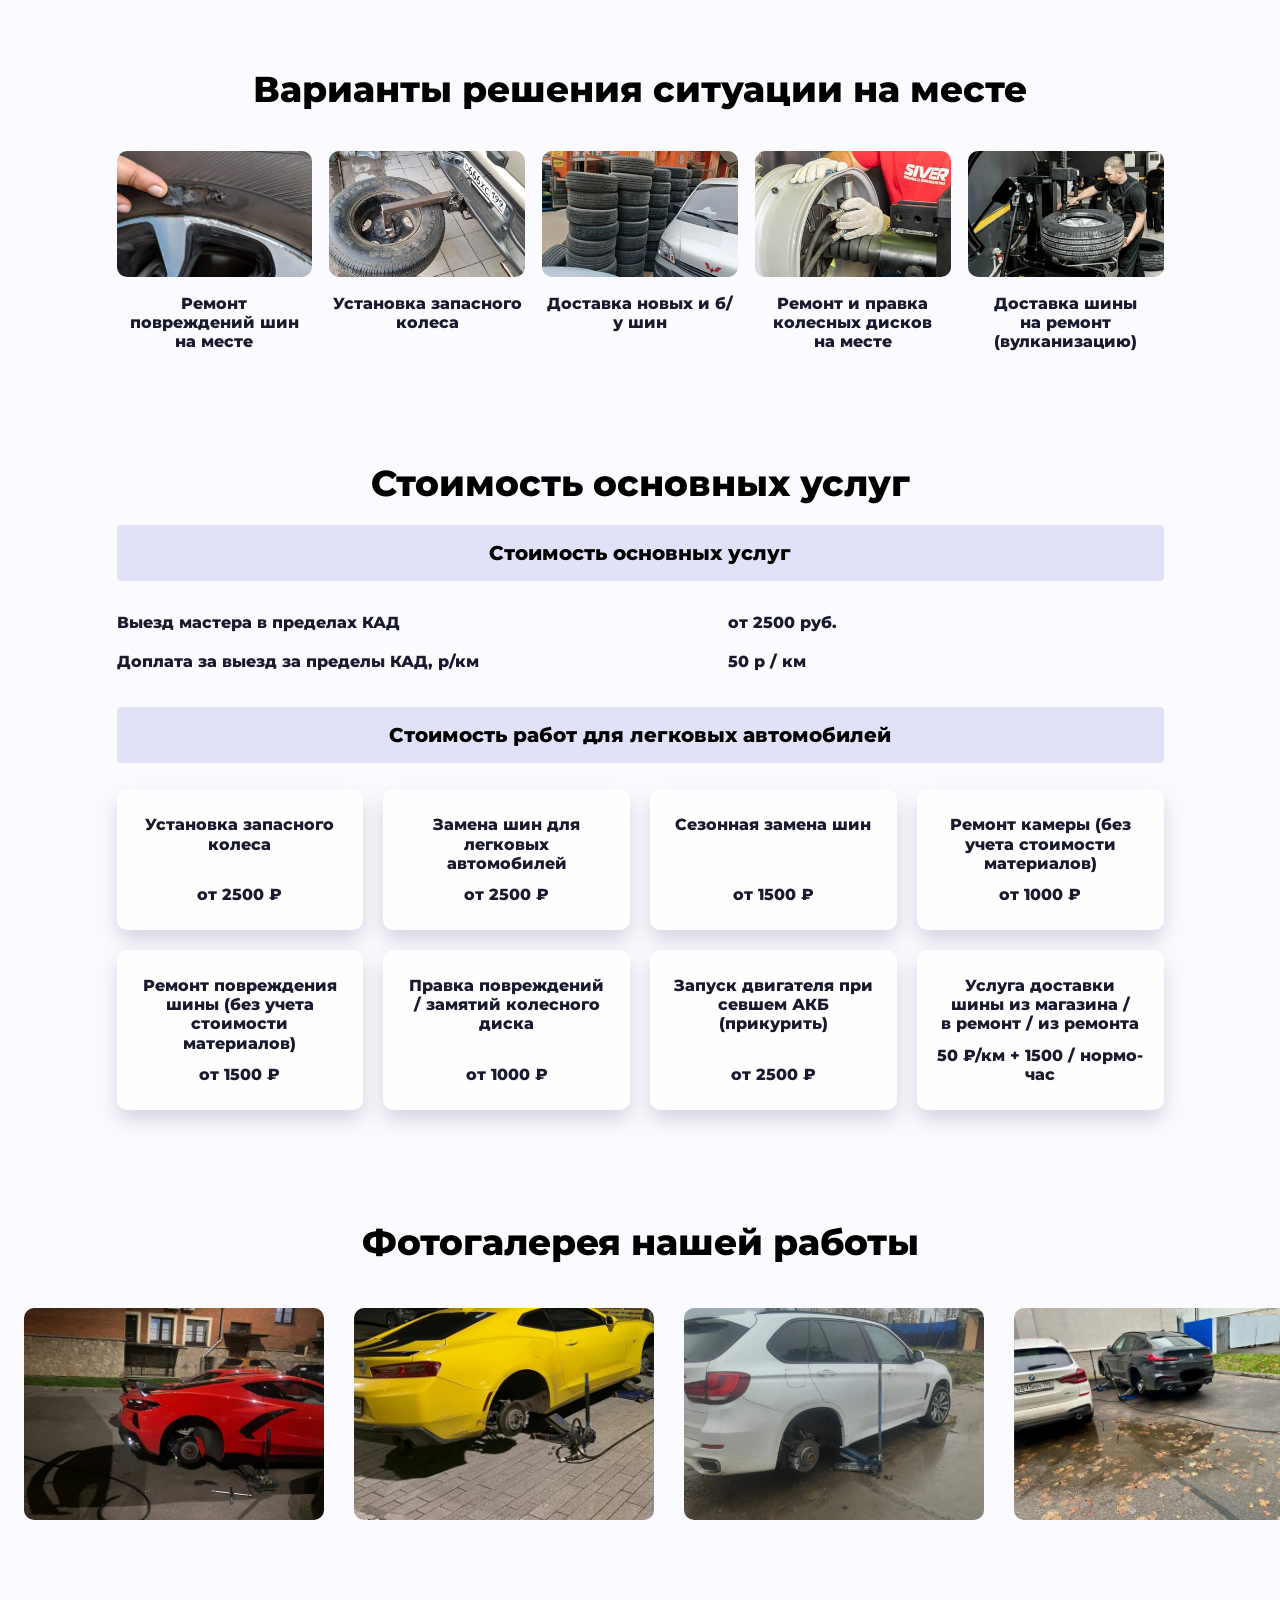
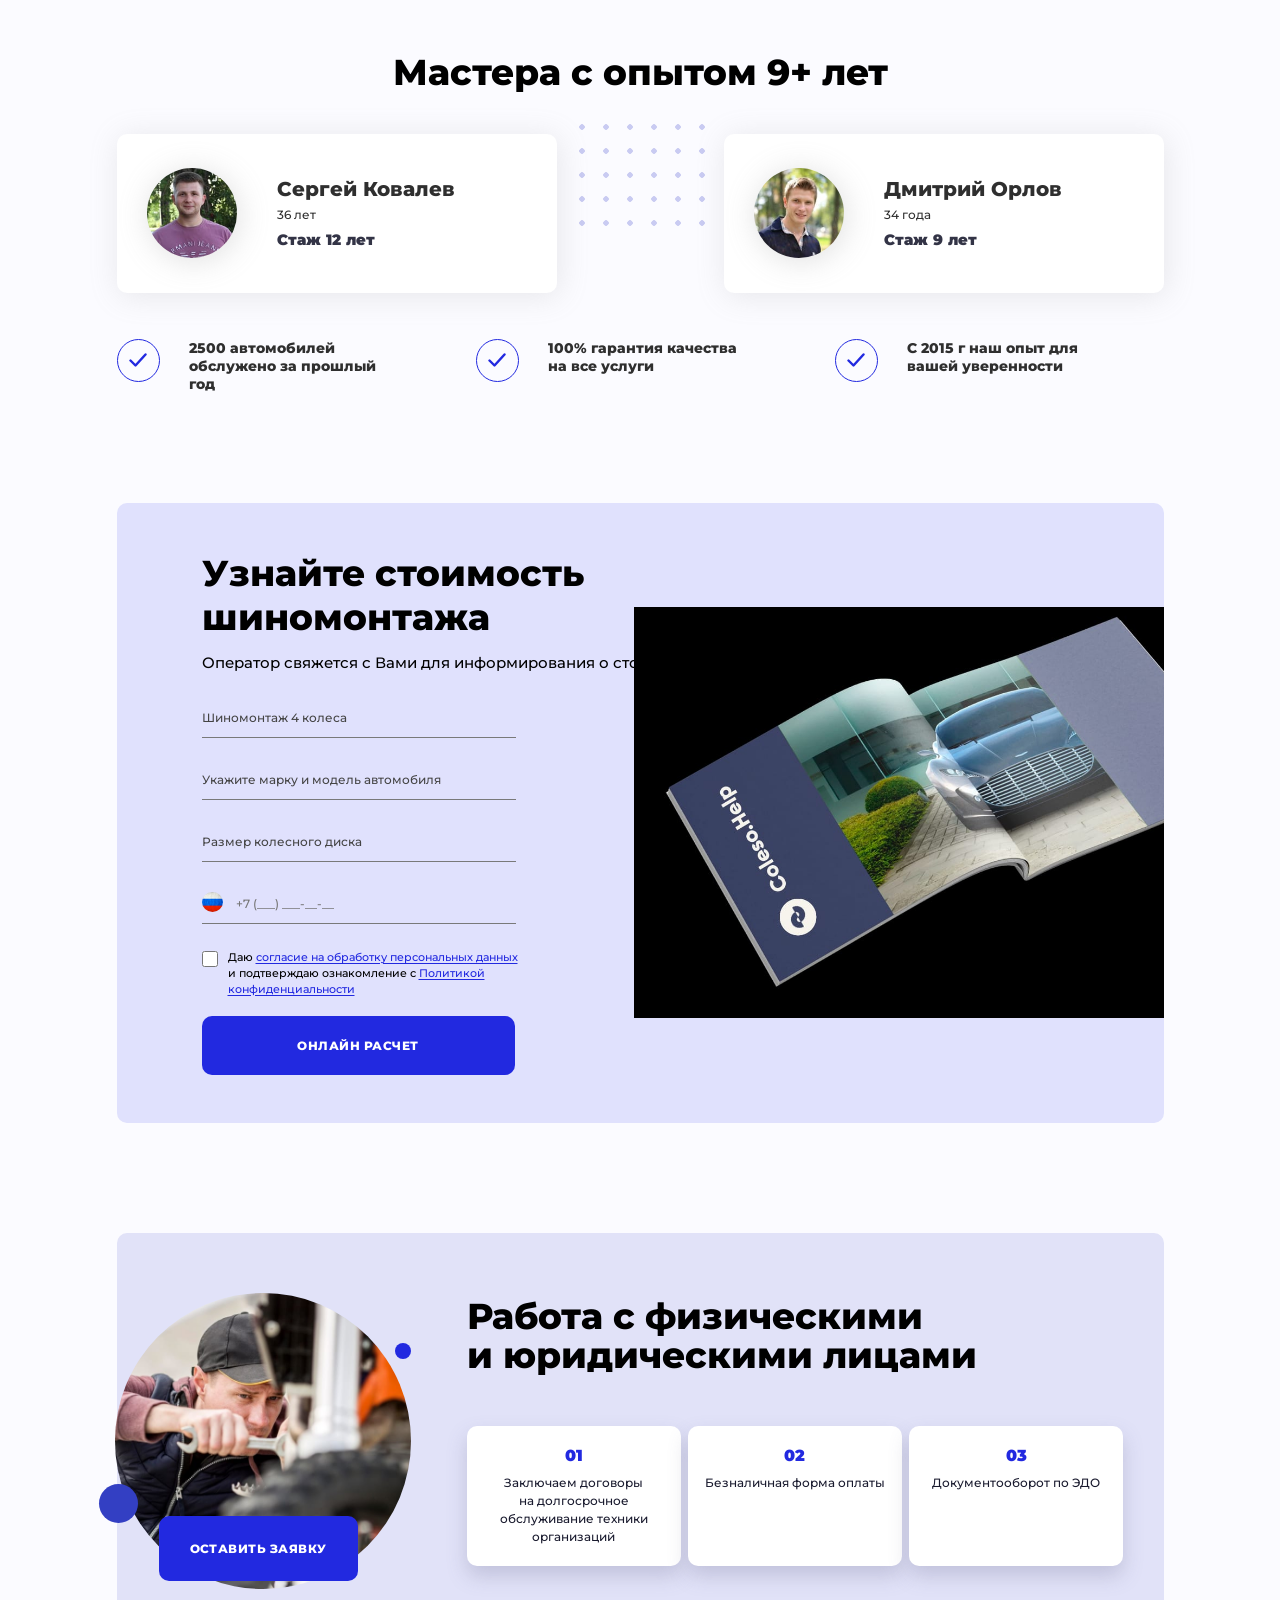
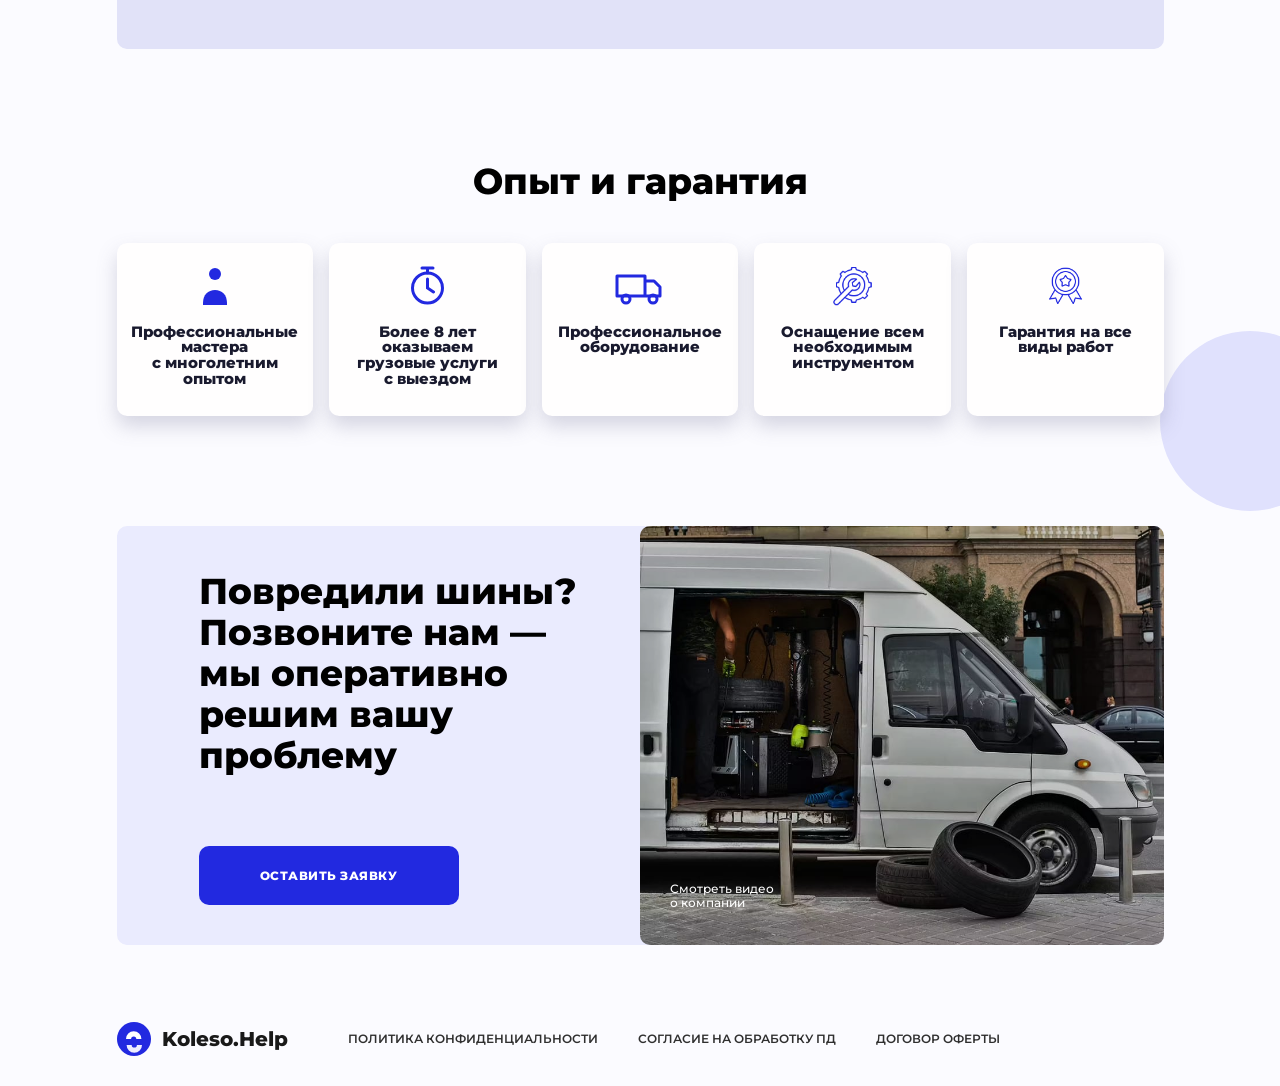
<file: shiny.html>
<!DOCTYPE html>
<html lang="ru">
<head>
  <meta charset="UTF-8">
  <meta name="viewport" content="width=device-width, initial-scale=1.0">
  <title>Ремонт повреждений шин — Koleso.Help</title>
  <meta name="description" content="Ремонт повреждений шин с выездом мастера: Санкт-Петербург и область, КАД, ЗСД, М-11. Прибытие мастера за 30 минут, от 2500 руб.">
  <link rel="preconnect" href="https://fonts.googleapis.com">
  <link rel="preconnect" href="https://fonts.gstatic.com" crossorigin>
  <link href="https://fonts.googleapis.com/css2?family=Montserrat:wght@500;600;700;800;900&display=swap" rel="stylesheet">
  <link rel="stylesheet" href="css/style.css">
</head>
<body>

<!-- ======================= ШАПКА ======================= -->
<header class="header">
  <div class="container header__inner">
    <a class="logo" href="index.html" aria-label="Koleso.Help — на главную">
      <span class="logo__mark" aria-hidden="true">
        <svg viewBox="0 0 34 34" width="34" height="34">
          <circle cx="17" cy="17" r="17" fill="#2229e0"/>
          <path d="M9 17a7.7 7.7 0 0 1 15.4 0h-5.1a2.6 2.6 0 0 0-5.2 0z" fill="#ffffff"/>
          <path d="M25 17a7.7 7.7 0 0 1-15.4 0h5.1a2.6 2.6 0 0 0 5.2 0z" fill="#ededff" transform="translate(0 6)"/>
        </svg>
      </span>
      <span class="logo__text">Koleso.Help</span>
    </a>
    <div class="header__contacts">
      <a class="header__phone" href="tel:+74951102222">+7 (495) 110 22-22</a>
      <a class="btn btn--white header__callback" href="#zayavka">Позвоните мне</a>
    </div>
  </div>
</header>

<!-- ======================= ХИРО ======================= -->
<section class="hero">
  <div class="hero__decor hero__decor--1" aria-hidden="true"></div>
  <div class="hero__decor hero__decor--2" aria-hidden="true"></div>
  <div class="container hero__inner">
    <div class="hero__card">
      <nav class="breadcrumbs" aria-label="Хлебные крошки">
        <a href="index.html">Главная</a> / <a href="#">Услуги</a> / <span>Ремонт шин</span>
      </nav>
      <h1 class="hero__title">Ремонт повреждений шин</h1>
      <p class="hero__price">Прибытие мастера за&nbsp;30&nbsp;минут от&nbsp;2500&nbsp;руб</p>
      <p class="hero__subtitle">Круглосуточный выезд мастера:<br>Санкт-Петербург и&nbsp;область, КАД, ЗСД, М-11</p>
      <div class="hero__cta">
        <a class="btn btn--primary btn--lg" href="#zayavka">Оставить заявку</a>
        <span class="hero__hint">
          <img class="hero__hint-avatar" src="images/step-2-operator.png" alt="">
          <span>Перезвоним через<br>1&nbsp;минуту!</span>
        </span>
      </div>
    </div>
    <div class="hero__photo hero__photo--dark" aria-hidden="true">
      <img src="images/hero-shiny.jpg" alt="">
    </div>
  </div>

  <!-- Меню разделов -->
  <nav class="menu container" aria-label="Разделы сайта">
    <a class="menu__item" href="#uslugi">Услуги</a>
    <a class="menu__item menu__item--active" href="shiny.html">Легковой выездной шиномонтаж</a>
    <a class="menu__item" href="gruzovoy.html">Грузовой выездной шиномонтаж</a>
    <a class="menu__item" href="#stoimost">Стоимость</a>
    <a class="menu__item" href="#corp">Корпоративным клиентам</a>
    <a class="menu__item" href="#about">О нас</a>
  </nav>
</section>

<!-- ======================= РЕМОНТИРУЕМ ВСЕ ВИДЫ ======================= -->
<section class="tech section">
  <div class="container">
    <p class="tech__intro">Оснащенный всем необходимым оборудованием и&nbsp;инструментом шиномонтажный микроавтобус приедет в&nbsp;кратчайшее время к&nbsp;месту Вашего нахождения, и&nbsp;мастер оперативно произведет ремонт любых повреждений шины на&nbsp;месте, а&nbsp;также, если необходимо, осуществит замену шин или установку запасного колеса и&nbsp;докатки.</p>
    <h2 class="tech__subtitle">Производим ремонт и&nbsp;замену шин всех видов автомобилей и&nbsp;спецтехники</h2>
    <div class="tech__grid">
      <div class="tech__item">
        <img class="tech__img" src="images/tech-s1-legkovye.jpg" alt="Легковой автомобиль" width="168" height="107" loading="lazy">
        <ul class="tech__list">
          <li>Легковые автомобили</li>
          <li>Кроссоверы, внедорожники</li>
        </ul>
      </div>
      <div class="tech__item">
        <img class="tech__img" src="images/tech-s2-lcv.jpg" alt="Микроавтобус" width="168" height="107" loading="lazy">
        <ul class="tech__list">
          <li>Микроавтобусы и&nbsp;LCV</li>
          <li>Мототехника</li>
        </ul>
      </div>
      <div class="tech__item">
        <img class="tech__img" src="images/tech-truck-yellow.jpg" alt="Грузовой автомобиль" width="168" height="107" loading="lazy">
        <ul class="tech__list">
          <li>Грузовые автомобили, спецтехника и&nbsp;другие виды колесной техники</li>
        </ul>
      </div>
    </div>

    <div class="benefits">
      <div class="benefit-card">
        <img src="images/benefit-1-clock.png" alt="" width="63" height="58" loading="lazy">
        <p>Круглосуточный выезд мастера</p>
      </div>
      <div class="benefit-card">
        <img src="images/benefit-2-map.png" alt="" width="35" height="48" loading="lazy">
        <p>Санкт-Петербург и&nbsp;область, КАД, ЗСД, М-11</p>
      </div>
      <div class="benefit-card">
        <img src="images/benefit-3-pay.png" alt="" width="66" height="62" loading="lazy">
        <p>Принимаем любые способы оплаты</p>
      </div>
      <div class="benefit-card">
        <img src="images/benefit-4-warranty.png" alt="" width="53" height="63" loading="lazy">
        <p>Гарантия на&nbsp;все виды работ</p>
      </div>
    </div>
  </div>
</section>

<!-- ======================= 3 ШАГА ======================= -->
<section class="steps section">
  <div class="container">
    <h2 class="section__title">Выезжаем на&nbsp;помощь в&nbsp;течении 5&nbsp;минут после вашего звонка</h2>
    <p class="section__lead">От вызова мастера до&nbsp;решения любых проблем с&nbsp;колесами&nbsp;— 30&nbsp;минут</p>
    <div class="steps__grid">
      <div class="step-card">
        <div class="step-card__text">
          <b>Шаг 1:</b>
          <p>Позвоните по&nbsp;телефону или оставьте заявку на&nbsp;сайте</p>
        </div>
        <img class="step-card__img" src="images/step-1-call.png" alt="" loading="lazy">
      </div>
      <div class="step-card">
        <div class="step-card__text">
          <b>Шаг 2:</b>
          <p>Оператор проконсультирует Вас по&nbsp;стоимости и&nbsp;времени приезда мастера</p>
        </div>
        <img class="step-card__img" src="images/step-2-operator.png" alt="" loading="lazy">
      </div>
      <div class="step-card">
        <div class="step-card__text">
          <b>Шаг 3:</b>
          <p>Мастер приедет в&nbsp;согласованное время и&nbsp;произведет необходимые работы на&nbsp;месте</p>
        </div>
        <img class="step-card__img" src="images/step-3-master.png" alt="" loading="lazy">
      </div>
    </div>
  </div>
</section>

<!-- ======================= ВАРИАНТЫ РЕШЕНИЯ ======================= -->
<section class="variants section" id="uslugi">
  <div class="container">
    <h2 class="section__title">Варианты решения ситуации на&nbsp;месте</h2>
    <div class="variants__grid">
      <figure class="variant-card">
        <img src="images/variant-1-remont.jpg" alt="Ремонт повреждений шин на месте" loading="lazy">
        <figcaption>Ремонт повреждений шин на&nbsp;месте</figcaption>
      </figure>
      <figure class="variant-card">
        <img src="images/variant-2-zapaska.jpg" alt="Установка запасного колеса" loading="lazy">
        <figcaption>Установка запасного колеса</figcaption>
      </figure>
      <figure class="variant-card">
        <img src="images/variant-3-dostavka.jpg" alt="Доставка новых и б/у шин" loading="lazy">
        <figcaption>Доставка новых и&nbsp;б/у шин</figcaption>
      </figure>
      <figure class="variant-card">
        <img src="images/variant-4-diski.jpg" alt="Ремонт и правка колесных дисков на месте" loading="lazy">
        <figcaption>Ремонт и&nbsp;правка колесных дисков на&nbsp;месте</figcaption>
      </figure>
      <figure class="variant-card">
        <img src="images/variant-5-vulkanizacia.jpg" alt="Доставка шины на ремонт (вулканизацию)" loading="lazy">
        <figcaption>Доставка шины на&nbsp;ремонт (вулканизацию)</figcaption>
      </figure>
    </div>
  </div>
</section>

<!-- ======================= СТОИМОСТЬ ======================= -->
<section class="prices section" id="stoimost">
  <div class="container">
    <h2 class="section__title">Стоимость основных услуг</h2>

    <div class="price-block">
      <div class="price-block__header">Стоимость основных услуг</div>
      <div class="price-row">
        <span class="price-row__label">Выезд мастера в&nbsp;пределах КАД</span>
        <span class="price-row__value">от 2500 руб.</span>
      </div>
      <div class="price-row">
        <span class="price-row__label">Доплата за&nbsp;выезд за&nbsp;пределы КАД, р/км</span>
        <span class="price-row__value">50 р / км</span>
      </div>
    </div>

    <div class="price-block">
      <div class="price-block__header">Стоимость работ для легковых автомобилей</div>
    </div>
    <div class="pricecards__grid">
      <div class="price-card">
        <p>Установка запасного колеса</p>
        <b>от 2500 ₽</b>
      </div>
      <div class="price-card">
        <p>Замена шин для легковых автомобилей</p>
        <b>от 2500 ₽</b>
      </div>
      <div class="price-card">
        <p>Сезонная замена шин</p>
        <b>от 1500 ₽</b>
      </div>
      <div class="price-card">
        <p>Ремонт камеры (без учета стоимости материалов)</p>
        <b>от 1000 ₽</b>
      </div>
      <div class="price-card">
        <p>Ремонт повреждения шины (без учета стоимости материалов)</p>
        <b>от 1500 ₽</b>
      </div>
      <div class="price-card">
        <p>Правка повреждений / замятий колесного диска</p>
        <b>от 1000 ₽</b>
      </div>
      <div class="price-card">
        <p>Запуск двигателя при севшем АКБ (прикурить)</p>
        <b>от 2500 ₽</b>
      </div>
      <div class="price-card">
        <p>Услуга доставки шины из&nbsp;магазина / в&nbsp;ремонт / из&nbsp;ремонта</p>
        <b>50 ₽/км + 1500 / нормо-час</b>
      </div>
    </div>
  </div>
</section>

<!-- ======================= ФОТОГАЛЕРЕЯ ======================= -->
<section class="gallery section">
  <h2 class="section__title container">Фотогалерея нашей работы</h2>
  <div class="gallery__strip" tabindex="0">
    <img src="images/gallery-legk-1.jpg" alt="Легковой выездной шиномонтаж — фото работы 1" loading="lazy">
    <img src="images/gallery-legk-2.jpg" alt="Легковой выездной шиномонтаж — фото работы 2" loading="lazy">
    <img src="images/gallery-legk-3.jpg" alt="Легковой выездной шиномонтаж — фото работы 3" loading="lazy">
    <img src="images/gallery-legk-4.jpg" alt="Легковой выездной шиномонтаж — фото работы 4" loading="lazy">
    <img src="images/gallery-legk-5.jpg" alt="Легковой выездной шиномонтаж — фото работы 5" loading="lazy">
    <img src="images/gallery-legk-6.jpg" alt="Легковой выездной шиномонтаж — фото работы 6" loading="lazy">
  </div>
</section>

<!-- ======================= МАСТЕРА ======================= -->
<section class="masters section" id="about">
  <div class="container">
    <h2 class="section__title">Мастера с&nbsp;опытом 9+&nbsp;лет</h2>
    <div class="masters__decor" aria-hidden="true"></div>
    <div class="masters__grid">
      <div class="master-card">
        <img class="master-card__photo" src="images/master-1.jpg" alt="Мастер Сергей Ковалев" width="90" height="90" loading="lazy">
        <div class="master-card__info">
          <h3>Сергей Ковалев</h3>
          <p class="master-card__age">36 лет</p>
          <p class="master-card__exp">Стаж 12 лет</p>
        </div>
      </div>
      <div class="master-card">
        <img class="master-card__photo" src="images/master-2.jpg" alt="Мастер Дмитрий Орлов" width="90" height="90" loading="lazy">
        <div class="master-card__info">
          <h3>Дмитрий Орлов</h3>
          <p class="master-card__age">34 года</p>
          <p class="master-card__exp">Стаж 9 лет</p>
        </div>
      </div>
    </div>
    <div class="masters__facts">
      <div class="fact">
        <span class="fact__icon" aria-hidden="true">
          <svg width="18" height="14" viewBox="0 0 18 14" fill="none"><path d="M1.5 7.5 6.5 12.5 16.5 1.5" stroke="#2229e0" stroke-width="2.4" stroke-linecap="round" stroke-linejoin="round"/></svg>
        </span>
        <p>2500 автомобилей обслужено за&nbsp;прошлый год</p>
      </div>
      <div class="fact">
        <span class="fact__icon" aria-hidden="true">
          <svg width="18" height="14" viewBox="0 0 18 14" fill="none"><path d="M1.5 7.5 6.5 12.5 16.5 1.5" stroke="#2229e0" stroke-width="2.4" stroke-linecap="round" stroke-linejoin="round"/></svg>
        </span>
        <p>100% гарантия качества на&nbsp;все услуги</p>
      </div>
      <div class="fact">
        <span class="fact__icon" aria-hidden="true">
          <svg width="18" height="14" viewBox="0 0 18 14" fill="none"><path d="M1.5 7.5 6.5 12.5 16.5 1.5" stroke="#2229e0" stroke-width="2.4" stroke-linecap="round" stroke-linejoin="round"/></svg>
        </span>
        <p>С&nbsp;2015&nbsp;г наш опыт для вашей уверенности</p>
      </div>
    </div>
  </div>
</section>

<!-- ======================= ФОРМА РАСЧЕТА ======================= -->
<section class="calc section" id="zayavka">
  <div class="container">
    <div class="calc__panel">
      <form class="calc__form" id="calcForm" novalidate>
        <h2 class="calc__title">Узнайте стоимость шиномонтажа</h2>
        <p class="calc__lead">Оператор свяжется с&nbsp;Вами для информирования о&nbsp;стоимости</p>
        <div class="field">
          <input type="text" id="f-service" name="service" placeholder="Шиномонтаж 4 колеса" autocomplete="off">
        </div>
        <div class="field">
          <input type="text" id="f-car" name="car" placeholder="Укажите марку и модель автомобиля" autocomplete="off">
        </div>
        <div class="field">
          <input type="text" id="f-disk" name="disk" placeholder="Размер колесного диска" autocomplete="off">
        </div>
        <div class="field field--phone">
          <img src="images/icon-flag-ru.png" alt="" width="21" height="20">
          <input type="tel" id="f-phone" name="phone" placeholder="+7 (___) ___-__-__" required>
        </div>
        <label class="calc__agree">
          <input type="checkbox" id="f-agree" name="agree" required>
          <span>Даю <a href="soglasie.html" target="_blank" rel="noopener">согласие на&nbsp;обработку персональных данных</a> и&nbsp;подтверждаю ознакомление с&nbsp;<a href="privacy.html" target="_blank" rel="noopener">Политикой конфиденциальности</a></span>
        </label>
        <button type="submit" class="btn btn--primary btn--lg calc__submit">Онлайн расчет</button>
      </form>
      <div class="calc__photo" aria-hidden="true">
        <img src="images/form-truck.jpg" alt="" loading="lazy">
      </div>
    </div>
  </div>
</section>

<!-- ======================= КОРПОРАТИВНЫМ КЛИЕНТАМ ======================= -->
<section class="corp section" id="corp">
  <div class="container">
    <div class="corp__panel">
      <div class="corp__photo-wrap">
        <span class="corp__dot corp__dot--sm" aria-hidden="true"></span>
        <span class="corp__dot corp__dot--lg" aria-hidden="true"></span>
        <img class="corp__photo" src="images/corp-photo.jpg" alt="Мастер за работой" loading="lazy">
        <a class="btn btn--primary corp__cta" href="#zayavka">Оставить заявку</a>
      </div>
      <div class="corp__content">
        <h2 class="corp__title">Работа с&nbsp;физическими и&nbsp;юридическими лицами</h2>
        <div class="corp__cards">
          <div class="corp-card">
            <span class="corp-card__num">01</span>
            <p>Заключаем договоры на&nbsp;долгосрочное обслуживание техники организаций</p>
          </div>
          <div class="corp-card">
            <span class="corp-card__num">02</span>
            <p>Безналичная форма оплаты</p>
          </div>
          <div class="corp-card">
            <span class="corp-card__num">03</span>
            <p>Документооборот по&nbsp;ЭДО</p>
          </div>
        </div>
      </div>
    </div>
  </div>
</section>

<!-- ======================= ОПЫТ И ГАРАНТИЯ ======================= -->
<section class="exp section">
  <div class="container">
    <h2 class="section__title">Опыт и&nbsp;гарантия</h2>
    <div class="exp__decor" aria-hidden="true"></div>
    <div class="exp__grid">
      <div class="exp-card">
        <span class="exp-card__icon" aria-hidden="true">
          <svg width="40" height="41" viewBox="0 0 40 41" fill="#2229e0"><circle cx="20" cy="9" r="6"/><path d="M8 38c0-8 5-13 12-13s12 5 12 13v2H8z"/></svg>
        </span>
        <p>Профессиональные мастера с&nbsp;многолетним опытом</p>
      </div>
      <div class="exp-card">
        <span class="exp-card__icon" aria-hidden="true">
          <svg width="45" height="43" viewBox="0 0 45 43" fill="none" stroke="#2229e0"><circle cx="22.5" cy="24" r="15" stroke-width="3"/><path d="M22.5 15v9l6 4" stroke-width="3" stroke-linecap="round"/><path d="M17 4h11M22.5 4v5" stroke-width="3" stroke-linecap="round"/></svg>
        </span>
        <p>Более 8&nbsp;лет оказываем грузовые услуги с&nbsp;выездом</p>
      </div>
      <div class="exp-card">
        <span class="exp-card__icon" aria-hidden="true">
          <svg width="51" height="50" viewBox="0 0 51 50" fill="none" stroke="#2229e0"><path d="M3 15h28v20H3zM31 20h9l6 6v9h-15" stroke-width="3" stroke-linejoin="round"/><circle cx="12" cy="38" r="4" stroke-width="3"/><circle cx="39" cy="38" r="4" stroke-width="3"/></svg>
        </span>
        <p>Профессиональное оборудование</p>
      </div>
      <div class="exp-card">
        <span class="exp-card__icon" aria-hidden="true">
          <img src="images/icon-cogwheel.png" alt="" width="41" height="41" loading="lazy">
        </span>
        <p>Оснащение всем необходимым инструментом</p>
      </div>
      <div class="exp-card">
        <span class="exp-card__icon" aria-hidden="true">
          <img src="images/icon-bestseller.png" alt="" width="37" height="37" loading="lazy">
        </span>
        <p>Гарантия на&nbsp;все виды работ</p>
      </div>
    </div>
  </div>
</section>

<!-- ======================= КОНТАКТЫ / CTA ======================= -->
<section class="contact section">
  <div class="container">
    <div class="contact__panel">
      <div class="contact__info">
        <h2 class="contact__title">Повредили шины? Позвоните нам&nbsp;— мы&nbsp;оперативно решим вашу проблему</h2>
        <a class="btn btn--primary btn--lg contact__cta" href="#zayavka">Оставить заявку</a>
      </div>
      <div class="contact__video">
        <img src="images/video-cover.jpg" alt="Фургон выездного шиномонтажа" loading="lazy">
        <span class="contact__video-label">Смотреть видео о&nbsp;компании</span>
      </div>
    </div>
  </div>
</section>

<!-- ======================= ФУТЕР ======================= -->
<footer class="footer">
  <div class="container footer__inner">
    <a class="logo" href="index.html" aria-label="Koleso.Help">
      <span class="logo__mark" aria-hidden="true">
        <svg viewBox="0 0 34 34" width="34" height="34">
          <circle cx="17" cy="17" r="17" fill="#2229e0"/>
          <path d="M9 17a7.7 7.7 0 0 1 15.4 0h-5.1a2.6 2.6 0 0 0-5.2 0z" fill="#ffffff"/>
          <path d="M25 17a7.7 7.7 0 0 1-15.4 0h5.1a2.6 2.6 0 0 0 5.2 0z" fill="#ededff" transform="translate(0 6)"/>
        </svg>
      </span>
      <span class="logo__text">Koleso.Help</span>
    </a>
    <nav class="footer__links">
      <a href="privacy.html">Политика конфиденциальности</a>
      <a href="soglasie.html">Согласие на обработку ПД</a>
      <a href="oferta.html">Договор оферты</a>
    </nav>
  </div>
</footer>

<script src="js/script.js"></script>
</body>
</html>
</file>
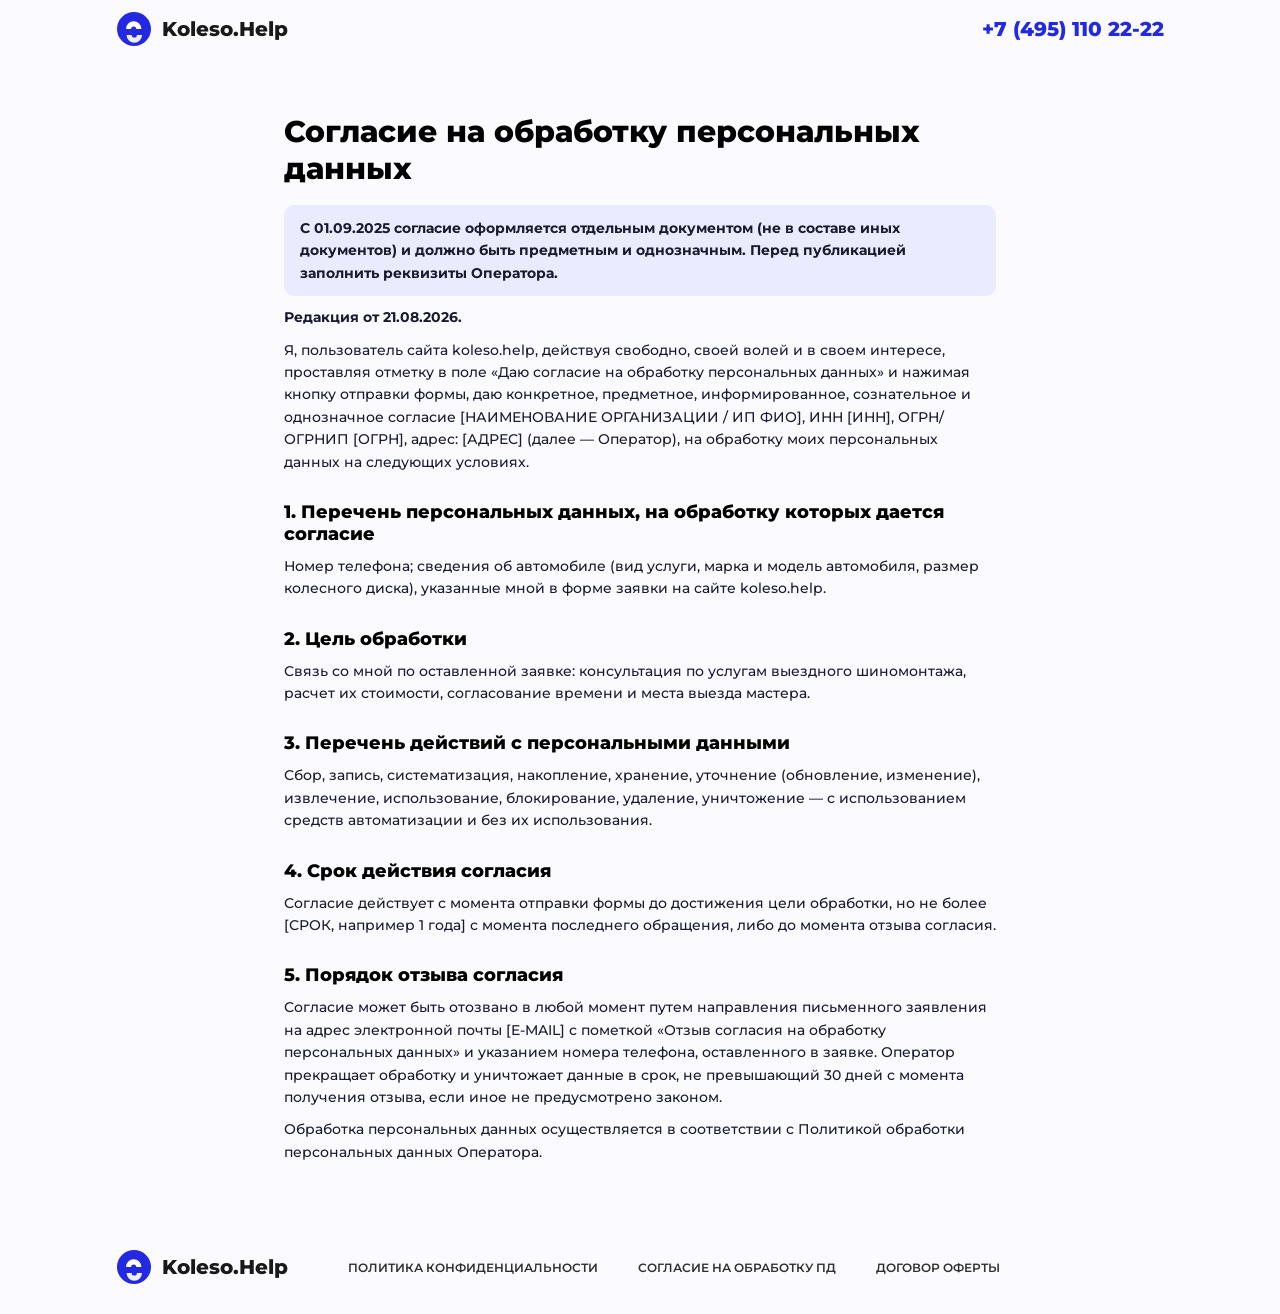
<file: soglasie.html>
<!DOCTYPE html>
<html lang="ru">
<head>
  <meta charset="UTF-8">
  <meta name="viewport" content="width=device-width, initial-scale=1.0">
  <title>Согласие на обработку персональных данных — Koleso.Help</title>
  <meta name="robots" content="noindex">
  <link rel="preconnect" href="https://fonts.googleapis.com">
  <link rel="preconnect" href="https://fonts.gstatic.com" crossorigin>
  <link href="https://fonts.googleapis.com/css2?family=Montserrat:wght@500;600;700;800;900&display=swap" rel="stylesheet">
  <link rel="stylesheet" href="css/style.css">
</head>
<body>

<header class="header">
  <div class="container header__inner">
    <a class="logo" href="index.html" aria-label="Koleso.Help — на главную">
      <span class="logo__mark" aria-hidden="true">
        <svg viewBox="0 0 34 34" width="34" height="34">
          <circle cx="17" cy="17" r="17" fill="#2229e0"/>
          <path d="M9 17a7.7 7.7 0 0 1 15.4 0h-5.1a2.6 2.6 0 0 0-5.2 0z" fill="#ffffff"/>
          <path d="M25 17a7.7 7.7 0 0 1-15.4 0h5.1a2.6 2.6 0 0 0 5.2 0z" fill="#ededff" transform="translate(0 6)"/>
        </svg>
      </span>
      <span class="logo__text">Koleso.Help</span>
    </a>
    <div class="header__contacts">
      <a class="header__phone" href="tel:+74951102222">+7 (495) 110 22-22</a>
    </div>
  </div>
</header>

<main class="doc section">
  <div class="container doc__body">
    <h1>Согласие на обработку персональных данных</h1>
    <p class="doc__note">С 01.09.2025 согласие оформляется отдельным документом (не в составе иных документов) и должно быть предметным и однозначным. Перед публикацией заполнить реквизиты Оператора.</p>
    <p><b>Редакция от 21.08.2026.</b></p>

    <p>Я, пользователь сайта koleso.help, действуя свободно, своей волей и в своем интересе, проставляя отметку в поле «Даю согласие на обработку персональных данных» и нажимая кнопку отправки формы, даю конкретное, предметное, информированное, сознательное и однозначное согласие [НАИМЕНОВАНИЕ ОРГАНИЗАЦИИ / ИП ФИО], ИНН [ИНН], ОГРН/ОГРНИП [ОГРН], адрес: [АДРЕС] (далее — Оператор), на обработку моих персональных данных на следующих условиях.</p>

    <h2>1. Перечень персональных данных, на обработку которых дается согласие</h2>
    <p>Номер телефона; сведения об автомобиле (вид услуги, марка и модель автомобиля, размер колесного диска), указанные мной в форме заявки на сайте koleso.help.</p>

    <h2>2. Цель обработки</h2>
    <p>Связь со мной по оставленной заявке: консультация по услугам выездного шиномонтажа, расчет их стоимости, согласование времени и места выезда мастера.</p>

    <h2>3. Перечень действий с персональными данными</h2>
    <p>Сбор, запись, систематизация, накопление, хранение, уточнение (обновление, изменение), извлечение, использование, блокирование, удаление, уничтожение — с использованием средств автоматизации и без их использования.</p>

    <h2>4. Срок действия согласия</h2>
    <p>Согласие действует с момента отправки формы до достижения цели обработки, но не более [СРОК, например 1 года] с момента последнего обращения, либо до момента отзыва согласия.</p>

    <h2>5. Порядок отзыва согласия</h2>
    <p>Согласие может быть отозвано в любой момент путем направления письменного заявления на адрес электронной почты [E-MAIL] с пометкой «Отзыв согласия на обработку персональных данных» и указанием номера телефона, оставленного в заявке. Оператор прекращает обработку и уничтожает данные в срок, не превышающий 30 дней с момента получения отзыва, если иное не предусмотрено законом.</p>

    <p>Обработка персональных данных осуществляется в соответствии с <a href="privacy.html">Политикой обработки персональных данных</a> Оператора.</p>
  </div>
</main>

<footer class="footer">
  <div class="container footer__inner">
    <a class="logo" href="index.html" aria-label="Koleso.Help">
      <span class="logo__mark" aria-hidden="true">
        <svg viewBox="0 0 34 34" width="34" height="34">
          <circle cx="17" cy="17" r="17" fill="#2229e0"/>
          <path d="M9 17a7.7 7.7 0 0 1 15.4 0h-5.1a2.6 2.6 0 0 0-5.2 0z" fill="#ffffff"/>
          <path d="M25 17a7.7 7.7 0 0 1-15.4 0h5.1a2.6 2.6 0 0 0 5.2 0z" fill="#ededff" transform="translate(0 6)"/>
        </svg>
      </span>
      <span class="logo__text">Koleso.Help</span>
    </a>
    <nav class="footer__links">
      <a href="privacy.html">Политика конфиденциальности</a>
      <a href="soglasie.html">Согласие на обработку ПД</a>
      <a href="oferta.html">Договор оферты</a>
    </nav>
  </div>
</footer>

</body>
</html>
</file>
<file: css/style.css>
/* ============ Koleso.Help — грузовой выездной шиномонтаж ============ */
/* Макет: Figma Koleso.Help, фрейм 1200px. Шрифт макета Gilroy заменён на
   Montserrat (Google Fonts); при покупке лицензии Gilroy подключить через
   @font-face и поменять --font. */

:root {
  --font: 'Montserrat', Arial, sans-serif;
  --bg: #fbfbff;
  --accent: #2229e0;
  --accent-hover: #1a20b6;
  --yellow: #ffb800;
  --yellow-hover: #ffc63a;
  --panel: #e1e2f8;
  --panel-2: #e0e1fd;
  --panel-3: #eaebfe;
  --ink: #191a2e;
  --black: #000000;
  --gray: #2f2f2f;
  --line: #797979;
  --shadow: 0 10px 20px rgba(99, 100, 134, 0.25);
  --shadow-soft: 0 10px 10px rgba(99, 105, 134, 0.18);
  --radius: 10px;
}

* { margin: 0; padding: 0; box-sizing: border-box; }

html { scroll-behavior: smooth; }

html, body { overflow-x: hidden; } /* декоры с отрицательными отступами не должны растягивать страницу */

body {
  font-family: var(--font);
  font-weight: 500;
  color: var(--ink);
  background: var(--bg);
  min-width: 320px;
}

img { display: block; max-width: 100%; }

a { color: inherit; text-decoration: none; }

.container {
  max-width: 1095px; /* 1047 контент + поля */
  margin: 0 auto;
  padding: 0 24px;
}

.section { padding: 55px 0; }

.section__title {
  font-size: 36px;
  font-weight: 800;
  color: var(--black);
  text-align: center;
  margin-bottom: 40px;
}

.section__lead {
  font-size: 15px;
  text-align: center;
  color: var(--black);
  margin: -24px 0 40px;
}

/* ---------- Кнопки ---------- */
.btn {
  display: inline-block;
  font-family: var(--font);
  font-weight: 800;
  font-size: 12px;
  letter-spacing: 0.04em;
  text-transform: uppercase;
  text-align: center;
  border: none;
  border-radius: var(--radius);
  cursor: pointer;
  transition: background 0.2s ease, transform 0.2s ease, box-shadow 0.2s ease;
}

.btn--primary {
  background: var(--accent);
  color: #fff;
  padding: 20px 30px;
}
.btn--primary:hover { background: var(--accent-hover); }

.btn--lg { min-width: 260px; padding: 22px 30px; }

.btn--white {
  background: #fff;
  color: var(--accent);
  font-size: 10px;
  padding: 13px 16px;
  box-shadow: 0 10px 20px rgba(99, 103, 134, 0.2);
}
.btn--white:hover { transform: translateY(-2px); }

/* ---------- Логотип ---------- */
.logo { display: inline-flex; align-items: center; gap: 11px; }
.logo__mark { display: block; width: 34px; height: 34px; }
.logo__mark svg { display: block; }
.logo__text { font-size: 20px; font-weight: 800; color: #191919; }

/* ---------- Шапка ---------- */
.header { padding: 12px 0; background: transparent; position: relative; z-index: 5; }

.header__inner { display: flex; align-items: center; justify-content: space-between; gap: 20px; }

.header__contacts { display: flex; align-items: center; gap: 26px; }

.header__phone { font-size: 20px; font-weight: 800; color: var(--accent); white-space: nowrap; }
.header__phone:hover { color: var(--accent-hover); }

.header__socials { display: flex; gap: 9px; }

.social {
  display: inline-flex;
  align-items: center;
  justify-content: center;
  width: 34px;
  height: 34px;
  border-radius: 50%;
  transition: transform 0.2s ease, filter 0.2s ease;
}
.social:hover { transform: scale(1.1); }
.social--accent { background: var(--accent); }
.social--wa { background: #3cd343; }
.social--tg { background: #2188ce; }
.social--yt { background: #e31a20; }
.social--vk { background: #45668f; }

/* ---------- Хиро ---------- */
.hero {
  position: relative;
  background: linear-gradient(180deg, #e3e3ff 0%, #fefeff 100%);
  padding: 24px 0 20px;
  margin-top: -58px; /* градиент под шапку */
  padding-top: 82px;
  overflow: hidden;
}

.hero__decor {
  position: absolute;
  border-radius: 50%;
  background: #b5bcf7;
  width: 38px;
  height: 38px;
}
.hero__decor--1 { left: 53%; top: 64px; }
.hero__decor--2 { left: 9%; top: 411px; }

.hero__inner {
  display: flex;
  align-items: stretch;
  gap: 20px;
}

.hero__card {
  position: relative;
  z-index: 2;
  background: #fff;
  border-radius: var(--radius);
  box-shadow: var(--shadow);
  flex: 0 0 642px;
  max-width: 642px;
  min-height: 351px;
  padding: 52px 44px 44px;
}

.breadcrumbs {
  font-size: 8px;
  font-weight: 800;
  text-transform: uppercase;
  letter-spacing: 0.06em;
  color: var(--ink);
  margin-bottom: 14px;
}
.breadcrumbs a { text-decoration: underline; text-underline-offset: 2px; }
.breadcrumbs a:hover { color: var(--accent); }

.hero__title { font-size: 35px; font-weight: 900; color: var(--ink); margin-bottom: 16px; }

.hero__subtitle { font-size: 19.8px; font-weight: 600; color: var(--black); line-height: 1.5; margin-bottom: 40px; }

.hero__cta { display: flex; align-items: center; gap: 40px; flex-wrap: wrap; }

.hero__hint {
  display: flex;
  align-items: center;
  gap: 12px;
  max-width: 220px;
  font-size: 15px;
  font-weight: 800;
  line-height: 1.3;
  color: var(--accent);
}
.hero__hint-avatar {
  width: 56px;
  height: 56px;
  flex-shrink: 0;
  border-radius: 50%;
  object-fit: contain;
  background: #fff;
  padding: 5px;
  box-shadow: 0 6px 14px rgba(99, 100, 134, 0.3);
}

.hero__photo {
  position: relative;
  flex: 1 1 0;
  min-width: 0;
  border-radius: var(--radius);
  overflow: hidden;
  box-shadow: var(--shadow);
}
.hero__photo img { width: 100%; height: 100%; object-fit: cover; }
.hero__photo--dark::after { content: ''; position: absolute; inset: 0; background: rgba(0, 0, 0, 0.2); }

.hero__price { font-size: 19.8px; font-weight: 800; color: var(--black); margin-bottom: 10px; }

/* ---------- Меню разделов ---------- */
.menu { display: flex; flex-wrap: wrap; gap: 7px; margin-top: 34px; position: relative; z-index: 2; }

.menu__item {
  flex: 1 1 auto;
  text-align: center;
  background: var(--yellow);
  border-radius: 8.5px;
  box-shadow: 0 8.5px 17px rgba(107, 134, 99, 0.1);
  color: var(--black);
  font-size: 10.6px;
  font-weight: 900;
  text-transform: uppercase;
  padding: 16px 12px;
  transition: background 0.2s ease, transform 0.2s ease;
  white-space: nowrap;
}
.menu__item:hover { background: var(--yellow-hover); transform: translateY(-2px); }
.menu__item--active { outline: 2px solid rgba(0, 0, 0, 0.15); outline-offset: -2px; }

/* ---------- Виды техники ---------- */
.tech__intro {
  font-size: 18px;
  font-weight: 700;
  color: var(--black);
  text-align: center;
  line-height: 1.45;
  margin-bottom: 42px;
}

.tech__subtitle {
  font-size: 24px;
  font-weight: 800;
  color: var(--black);
  text-align: center;
  margin-bottom: 36px;
}

.tech__grid {
  display: grid;
  grid-template-columns: repeat(3, 1fr);
  gap: 30px;
  margin-bottom: 60px;
}

.tech__item { display: flex; align-items: center; gap: 24px; }

.tech__img {
  width: 168px;
  height: 107px;
  object-fit: cover;
  border-radius: var(--radius);
  box-shadow: var(--shadow-soft);
  flex-shrink: 0;
}

.tech__list { list-style: none; display: flex; flex-direction: column; gap: 12px; }
.tech__list li { font-size: 12px; font-weight: 700; color: var(--black); }

/* ---------- Преимущества ---------- */
.benefits { display: grid; grid-template-columns: repeat(4, 1fr); gap: 15px; }

.benefit-card {
  background: #fffefe;
  border-radius: var(--radius);
  box-shadow: var(--shadow-soft);
  min-height: 107px;
  display: flex;
  align-items: center;
  gap: 16px;
  padding: 22px 18px;
}
.benefit-card img { flex-shrink: 0; width: auto; max-height: 63px; }
.benefit-card p { font-size: 16px; font-weight: 700; color: var(--black); line-height: 1.05; }

/* ---------- Шаги ---------- */
.steps { position: relative; }

.steps__grid { display: grid; grid-template-columns: repeat(3, 1fr); gap: 27px; }

.step-card {
  position: relative;
  background: #fffefe;
  border-radius: var(--radius);
  box-shadow: var(--shadow-soft);
  min-height: 164px;
  padding: 27px 16px 20px 31px;
  display: flex;
  align-items: flex-start;
  gap: 8px;
}
.step-card__text b { display: block; font-size: 16px; font-weight: 700; color: var(--black); margin-bottom: 16px; }
.step-card__text p { font-size: 16px; font-weight: 700; color: var(--black); line-height: 1.25; max-width: 200px; }
.step-card__img {
  position: absolute;
  right: 12px;
  bottom: 16px;
  max-width: 100px;
  max-height: 95px;
  width: auto;
  height: auto;
}

/* ---------- Услуги ---------- */
.services__grid {
  display: grid;
  grid-template-columns: repeat(4, 1fr);
  gap: 20px;
  row-gap: 36px;
}

.service-card img {
  width: 100%;
  aspect-ratio: 246 / 161;
  object-fit: cover;
  border-radius: var(--radius);
  transition: transform 0.2s ease;
}
.service-card:hover img { transform: scale(1.03); }

.service-card figcaption {
  margin-top: 20px;
  text-align: center;
  font-size: 16px;
  font-weight: 800;
  color: var(--ink);
  line-height: 1.25;
}

/* ---------- Варианты решения (посадочная «Шины») ---------- */
.variants__grid {
  display: grid;
  grid-template-columns: repeat(5, 1fr);
  gap: 17px;
}

.variant-card img {
  width: 100%;
  aspect-ratio: 196 / 126;
  object-fit: cover;
  border-radius: var(--radius);
  transition: transform 0.2s ease;
}
.variant-card:hover img { transform: scale(1.03); }

.variant-card figcaption {
  margin-top: 17px;
  text-align: center;
  font-size: 16px;
  font-weight: 800;
  color: var(--ink);
  line-height: 1.2;
}

/* ---------- Стоимость ---------- */
.prices .section__title { margin-bottom: 20px; }

.price-block { margin-bottom: 26px; }

.price-block__header {
  background: var(--panel);
  border-radius: 4px;
  min-height: 56px;
  display: flex;
  align-items: center;
  justify-content: center;
  font-size: 20px;
  font-weight: 800;
  color: var(--black);
  text-align: center;
  padding: 10px 16px;
  margin-bottom: 22px;
}

.price-row {
  display: grid;
  grid-template-columns: 1fr 220px 200px;
  gap: 16px;
  align-items: center;
  padding: 10px 0;
}

.price-row__label { font-size: 16px; font-weight: 800; color: var(--ink); }
.price-row__value { font-size: 16px; font-weight: 800; color: var(--ink); }
.price-row__value--wide { grid-column: 2 / 4; }

.price-row--head .price-row__label,
.price-row--head .price-row__value { font-size: 13px; font-weight: 600; }

/* ---------- Фотогалерея ---------- */
.gallery__strip {
  display: flex;
  gap: 30px;
  overflow-x: auto;
  padding: 4px 24px 20px;
  scroll-snap-type: x mandatory;
}
.gallery__strip img {
  width: 300px;
  height: 212px;
  object-fit: cover;
  border-radius: var(--radius);
  flex-shrink: 0;
  scroll-snap-align: center;
}
/* центрируем ленту, когда она помещается; при переполнении остаётся скролл */
.gallery__strip img:first-child { margin-left: auto; }
.gallery__strip img:last-child { margin-right: auto; }
.gallery__strip::-webkit-scrollbar { height: 8px; }
.gallery__strip::-webkit-scrollbar-thumb { background: var(--panel); border-radius: 4px; }

/* ---------- Мастера ---------- */
.masters { position: relative; }

.masters__decor {
  position: absolute;
  left: 50%;
  top: 120px;
  width: 140px;
  height: 120px;
  transform: translateX(-50%);
  background-image: radial-gradient(circle, #c3c6f0 2.5px, transparent 3px);
  background-size: 24px 24px;
  opacity: 0.9;
}

.masters__grid {
  display: flex;
  justify-content: space-between;
  gap: 40px;
  flex-wrap: wrap;
  margin-bottom: 46px;
}

.master-card {
  background: #fff;
  border-radius: var(--radius);
  box-shadow: 2px 3px 30px rgba(151, 151, 151, 0.2);
  width: 440px;
  max-width: 100%;
  min-height: 159px;
  display: flex;
  align-items: center;
  gap: 40px;
  padding: 27px 30px;
  position: relative;
  z-index: 1;
}

.master-card__photo {
  width: 90px;
  height: 90px;
  border-radius: 50%;
  object-fit: cover;
  box-shadow: 2px 3px 30px rgba(151, 151, 151, 0.3);
}

.master-card__info h3 { font-size: 20px; font-weight: 800; color: var(--gray); margin-bottom: 6px; }
.master-card__age { font-size: 12px; color: var(--gray); margin-bottom: 8px; }
.master-card__exp { font-size: 15px; font-weight: 900; color: #333446; }

.masters__facts {
  display: grid;
  grid-template-columns: repeat(3, 1fr);
  gap: 30px;
}

.fact { display: flex; align-items: flex-start; gap: 29px; }

.fact__icon {
  width: 43px;
  height: 43px;
  border: 1px solid var(--accent);
  border-radius: 50%;
  display: inline-flex;
  align-items: center;
  justify-content: center;
  flex-shrink: 0;
}

.fact p { font-size: 14px; font-weight: 800; color: var(--gray); max-width: 190px; }

/* ---------- Форма расчета ---------- */
.calc__panel {
  position: relative;
  background: var(--panel-2);
  border-radius: var(--radius);
  padding: 48px 0 48px 85px;
  overflow: hidden;
  min-height: 484px;
}

.calc__title { font-size: 36px; font-weight: 800; color: var(--black); margin-bottom: 14px; }

.calc__lead { font-size: 15px; color: var(--black); margin-bottom: 30px; }

.calc__form { position: relative; z-index: 2; max-width: 600px; }

.field { border-bottom: 1px solid var(--line); margin-bottom: 26px; display: flex; align-items: center; gap: 13px; max-width: 314px; }

.field input {
  width: 100%;
  border: none;
  background: transparent;
  font-family: var(--font);
  font-size: 12px;
  font-weight: 500;
  color: var(--black);
  padding: 8px 0 12px;
  outline: none;
}
.field input::placeholder { color: #444; }
.field--phone input::placeholder { color: #777; }
.field--phone img { margin-bottom: 6px; border-radius: 50%; width: 21px; height: 20px; object-fit: cover; }
.field:focus-within { border-bottom-color: var(--accent); }

.calc__submit { width: 313px; max-width: 100%; margin-top: 18px; }

.calc__agree {
  display: flex;
  align-items: flex-start;
  gap: 10px;
  max-width: 340px;
  font-size: 11px;
  line-height: 1.45;
  color: var(--black);
  cursor: pointer;
}
.calc__agree input {
  appearance: auto;
  width: 16px;
  height: 16px;
  margin-top: 1px;
  flex-shrink: 0;
  accent-color: var(--accent);
  cursor: pointer;
}
.calc__agree a { color: var(--accent); text-decoration: underline; text-underline-offset: 2px; }
.calc__agree a:hover { color: var(--accent-hover); }
.calc__agree--error { color: #f0505a; }
.calc__agree--error a { color: #f0505a; }

.calc__consent { font-size: 10px; color: var(--black); margin-top: 15px; }

.calc__photo {
  position: absolute;
  right: -120px;
  top: 0;
  bottom: 0;
  width: 62%;
  pointer-events: none;
}
.calc__photo img { width: 100%; height: 100%; object-fit: contain; object-position: right center; }

/* ---------- Корпоративным клиентам ---------- */
.corp__panel {
  background: var(--panel);
  border-radius: var(--radius);
  display: flex;
  gap: 50px;
  padding: 60px 40px 60px 0;
  position: relative;
}

.corp__photo-wrap { position: relative; flex-shrink: 0; width: 340px; margin-left: -40px; }

.corp__photo {
  width: 296px;
  height: 296px;
  border-radius: 50%;
  object-fit: cover;
  margin-left: 38px;
}

.corp__dot { position: absolute; border-radius: 50%; background: var(--accent); }
.corp__dot--sm { width: 16px; height: 16px; right: 6px; top: 50px; }
.corp__dot--lg { width: 39px; height: 39px; left: 22px; bottom: 66px; background: #333fc3; }

.corp__cta { position: absolute; left: 82px; bottom: 8px; padding: 25px 31px; z-index: 2; }

.corp__content { flex: 1; }

.corp__title { font-size: 36px; font-weight: 800; color: var(--black); line-height: 1.1; margin: 4px 0 50px; }

.corp__cards { display: grid; grid-template-columns: repeat(3, 1fr); gap: 7px; }

.corp-card {
  background: #fff;
  border-radius: var(--radius);
  box-shadow: var(--shadow);
  min-height: 129px;
  padding: 20px 10px;
  text-align: center;
}
.corp-card__num { display: block; font-size: 16px; font-weight: 900; color: var(--accent); margin-bottom: 9px; }
.corp-card p { font-size: 12px; font-weight: 500; color: var(--ink); line-height: 1.5; max-width: 190px; margin: 0 auto; }

/* ---------- Опыт и гарантия ---------- */
.exp { position: relative; }

.exp__decor {
  position: absolute;
  right: -60px;
  bottom: -40px;
  width: 180px;
  height: 180px;
  border-radius: 50%;
  background: #e0e1fd;
  z-index: -1;
}

.exp__grid { display: grid; grid-template-columns: repeat(5, 1fr); gap: 16px; }

.exp-card {
  background: #fffefe;
  border-radius: var(--radius);
  box-shadow: var(--shadow);
  min-height: 173px;
  padding: 17px 12px 20px;
  text-align: center;
}

.exp-card__icon {
  display: flex;
  align-items: center;
  justify-content: center;
  height: 52px;
  margin-bottom: 12px;
}
.exp-card__icon img { width: auto; }

.exp-card p { font-size: 15px; font-weight: 800; color: var(--ink); line-height: 1.05; }

/* ---------- Контакты ---------- */
.contact__panel {
  background: var(--panel-3);
  border-radius: var(--radius);
  display: flex;
  min-height: 419px;
}

.contact__info { flex: 1; padding: 45px 30px 40px 82px; display: flex; flex-direction: column; }

.contact__title {
  font-size: 36px;
  font-weight: 800;
  color: var(--black);
  line-height: 1.14;
  max-width: 380px;
  margin-bottom: auto;
}

.contact__address { font-size: 12px; font-weight: 700; color: var(--ink); margin: 26px 0 12px; }

.contact__phone { font-size: 20px; font-weight: 800; color: var(--ink); line-height: 1.0; margin-bottom: 26px; }
.contact__phone a:hover { color: var(--accent); }

.contact__socials { display: flex; gap: 10px; }

.contact__video {
  position: relative;
  width: 50%;
  flex-shrink: 0;
  border-radius: var(--radius);
  overflow: hidden;
}
.contact__video img { width: 100%; height: 100%; object-fit: cover; }
.contact__video::after {
  content: '';
  position: absolute;
  inset: 0;
  background: rgba(0, 0, 0, 0.2);
}
.contact__video-label {
  position: absolute;
  left: 30px;
  bottom: 34px;
  z-index: 2;
  color: #fff;
  font-size: 12px;
  font-weight: 500;
  max-width: 110px;
  line-height: 1.2;
}

/* ---------- Футер ---------- */
.footer { padding: 22px 0 30px; }

.footer__inner { display: flex; align-items: center; gap: 40px; flex-wrap: wrap; }

.footer__links { display: flex; gap: 40px; margin-left: 20px; }
.footer__links a {
  font-size: 12px;
  font-weight: 600;
  text-transform: uppercase;
  color: var(--gray);
}
.footer__links a:hover { color: var(--accent); }

.footer__dev {
  margin-left: auto;
  font-size: 12px;
  font-weight: 900;
  text-transform: uppercase;
  color: var(--accent);
}

/* ================= Главная ================= */
.section--tight { padding-top: 30px; }

.hero__card--grey { background: #f7f7f7; }

.hero__eyebrow {
  display: flex;
  align-items: center;
  gap: 14px;
  font-size: 10px;
  font-weight: 800;
  letter-spacing: 0.06em;
  text-transform: uppercase;
  color: var(--ink);
  margin-bottom: 14px;
}
.hero__eyebrow img { width: 31px; height: 32px; }

.hero__price--lg { font-size: 24px; font-weight: 600; }

.quick__grid {
  display: grid;
  grid-template-columns: repeat(4, 1fr);
  gap: 20px;
}

/* --- панель 24/7 --- */
.always__panel {
  position: relative;
  background: var(--panel);
  border-radius: var(--radius);
  display: flex;
  gap: 42px;
  padding: 42px 40px 42px 0;
}

.always__photo-wrap { position: relative; flex-shrink: 0; width: 415px; margin-left: -40px; text-align: center; }

.always__photo {
  width: 375px;
  height: 375px;
  border-radius: 50%;
  object-fit: cover;
  margin: 0 auto;
}

.always__cta { position: absolute; left: 50%; transform: translateX(-50%); bottom: -14px; padding: 25px 31px; white-space: nowrap; }

.always__content { flex: 1; padding-right: 10px; }

.always__title { font-size: 34px; font-weight: 800; color: var(--black); line-height: 1.18; margin: 14px 0 18px; }

.always__lead { font-size: 15px; font-weight: 600; color: var(--black); margin-bottom: 30px; }

.always__cards { display: grid; grid-template-columns: repeat(3, 1fr); gap: 7px; }

/* --- услуги шиномонтажа --- */
.uslugi__grid {
  display: grid;
  grid-template-columns: repeat(4, 1fr);
  gap: 20px;
  margin-bottom: 20px;
}
.uslugi__grid--wide { grid-template-columns: repeat(3, 1fr); margin-bottom: 0; }

.uslugi-card { display: block; position: relative; }
.uslugi-card img {
  width: 100%;
  aspect-ratio: 246 / 152;
  object-fit: cover;
  border-radius: var(--radius);
}
.uslugi__grid--wide .uslugi-card img { aspect-ratio: 328 / 132; }

.uslugi-card__label {
  position: absolute;
  left: 0;
  right: 0;
  bottom: -12px;
  margin: 0 auto;
  width: max-content;
  max-width: 92%;
  background: #fffefe;
  border-radius: var(--radius);
  box-shadow: var(--shadow);
  font-size: 15px;
  font-weight: 800;
  color: var(--ink);
  text-align: center;
  line-height: 1.1;
  padding: 10px 22px;
  transition: transform 0.2s ease;
}
.uslugi-card:hover .uslugi-card__label { transform: translateY(-3px); }
.uslugi__grid .uslugi-card { margin-bottom: 26px; }

/* --- прайс-карточки --- */
.pricecards__grid {
  display: grid;
  grid-template-columns: repeat(4, 1fr);
  gap: 20px;
}

.price-card {
  background: #fffefe;
  border-radius: var(--radius);
  box-shadow: var(--shadow);
  min-height: 135px;
  padding: 26px 20px;
  text-align: center;
  display: flex;
  flex-direction: column;
  justify-content: space-between;
  gap: 12px;
}
.price-card p { font-size: 16px; font-weight: 800; color: var(--ink); line-height: 1.2; }
.price-card b { font-size: 16px; font-weight: 800; color: var(--ink); }

/* --- о компании --- */
.about__panel {
  position: relative;
  background: var(--panel-2);
  border-radius: var(--radius);
  display: flex;
  gap: 60px;
  padding: 0 55px 0 0;
  overflow: visible;
}

.about__photo-wrap { position: relative; flex-shrink: 0; width: 325px; margin: -44px 0 0 96px; }
.about__photo { width: 325px; border-radius: var(--radius); }

.about__badge {
  position: absolute;
  left: -60px;
  bottom: 96px;
  background: var(--accent);
  border-radius: 20px;
  color: #fff;
  padding: 18px 27px;
  max-width: 198px;
}
.about__badge-role { font-size: 12px; font-weight: 500; color: #eeeeee; line-height: 1.3; }

.about__content { flex: 1; padding: 44px 0; }

.about__title { font-size: 36px; font-weight: 800; color: var(--black); margin-bottom: 24px; }

.about__text { font-size: 14px; color: var(--ink); line-height: 1.55; margin-bottom: 16px; max-width: 430px; }

.about__points { display: flex; gap: 50px; margin-top: 26px; flex-wrap: wrap; }
.about__points span { font-size: 12px; font-weight: 900; color: var(--black); }

/* --- отзывы --- */
.reviews__wrap { position: relative; padding: 30px 0 40px; }

.review-card {
  background: #fff;
  border-radius: var(--radius);
  box-shadow: 2px 3px 30px rgba(151, 151, 151, 0.25);
  max-width: 440px;
  margin: 0 auto;
  padding: 24px 38px 30px;
  text-align: center;
  position: relative;
  z-index: 1;
}
.review-card h3 { font-size: 24px; font-weight: 800; color: var(--gray); margin-bottom: 16px; }
.review-card p { font-size: 15px; font-weight: 500; color: #333446; line-height: 1.45; }

.reviews__avatar {
  position: absolute;
  border-radius: 50%;
  object-fit: cover;
  box-shadow: 2px 3px 30px rgba(151, 151, 151, 0.35);
}
.reviews__avatar--1 { width: 150px; height: 151px; left: 0; top: 10px; transform: rotate(7deg); }
.reviews__avatar--2 { width: 72px; height: 72px; left: 9%; bottom: -10px; }
.reviews__avatar--3 { width: 92px; height: 92px; right: 18%; bottom: -18px; }
.reviews__avatar--4 { width: 90px; height: 91px; right: 2%; top: 0; transform: rotate(13deg); }

/* --- FAQ --- */
.faq__grid { display: flex; flex-wrap: wrap; justify-content: center; gap: 22px; }

.faq__chip {
  background: #cfd1f9;
  border-radius: var(--radius);
  box-shadow: 0 10px 20px rgba(0, 25, 159, 0.25);
  font-size: 13px;
  font-weight: 800;
  color: var(--black);
  text-align: center;
  line-height: 1.25;
  padding: 20px 28px;
  max-width: 250px;
}
.faq__chip--alt {
  background: #ffffff;
  box-shadow: 0 10px 20px rgba(91, 108, 196, 0.3);
  font-weight: 900;
}

.contact__cta { margin-top: 30px; align-self: flex-start; }

/* --- страницы документов --- */
.doc__body { max-width: 760px; }
.doc__body h1 { font-size: 30px; font-weight: 800; color: var(--black); margin-bottom: 18px; }
.doc__body h2 { font-size: 18px; font-weight: 800; color: var(--black); margin: 28px 0 10px; }
.doc__body p { font-size: 14px; line-height: 1.6; color: var(--ink); margin-bottom: 10px; }
.doc__note {
  background: var(--panel-3);
  border-radius: var(--radius);
  padding: 12px 16px;
  font-weight: 700;
}

/* ================= Адаптив ================= */
@media (max-width: 1024px) {
  .hero__photo { display: none; }
  .hero__card { flex: 1 1 auto; max-width: none; }
}

@media (max-width: 1024px) {
  .section__title { font-size: 30px; }
  .hero__title { font-size: 30px; }
  .calc__title, .corp__title, .contact__title { font-size: 30px; }

  .tech__grid { grid-template-columns: repeat(2, 1fr); }
  .benefits { grid-template-columns: repeat(2, 1fr); }
  .steps__grid { grid-template-columns: repeat(2, 1fr); }
  .services__grid { grid-template-columns: repeat(3, 1fr); }
  .variants__grid { grid-template-columns: repeat(3, 1fr); }
  .exp__grid { grid-template-columns: repeat(3, 1fr); }

  .calc__panel { padding-left: 40px; }
  .calc__photo { opacity: 0.35; }

  .corp__panel { flex-direction: column; padding: 40px 30px; gap: 30px; }
  .corp__photo-wrap { margin: 0 auto; }
  .corp__cta { left: 50%; transform: translateX(-50%); bottom: -10px; white-space: nowrap; }

  .quick__grid { grid-template-columns: repeat(2, 1fr); }
  .uslugi__grid, .uslugi__grid--wide { grid-template-columns: repeat(2, 1fr); }
  .pricecards__grid { grid-template-columns: repeat(2, 1fr); }

  .always__panel { flex-direction: column; padding: 36px 30px 50px; gap: 30px; }
  .always__photo-wrap { margin: 0 auto; width: auto; }
  .always__photo { width: 280px; height: 280px; }
  .always__title { font-size: 28px; }
  .always__cards { grid-template-columns: 1fr; }

  .about__panel { flex-direction: column; padding: 0 30px 36px; gap: 20px; }
  .about__photo-wrap { margin: -30px auto 40px; }
  .about__badge { left: -20px; bottom: -30px; }
  .about__content { padding: 0; }

  .reviews__avatar--1 { width: 100px; height: 100px; }

  .contact__panel { flex-direction: column; }
  .contact__video { width: 100%; min-height: 260px; }
  .contact__info { padding: 36px 30px; }
  .contact__title { margin-bottom: 26px; }
}

@media (max-width: 700px) {
  .section { padding: 36px 0; }
  .section__title { font-size: 24px; margin-bottom: 26px; }
  .section__lead { margin-top: -14px; }

  .header__inner { flex-wrap: wrap; justify-content: center; gap: 12px; }
  .header__phone { font-size: 17px; }

  .hero { padding-top: 30px; margin-top: 0; }
  .hero__card { padding: 30px 22px; min-height: 0; }
  .hero__title { font-size: 24px; }
  .hero__subtitle { font-size: 16px; margin-bottom: 26px; }
  .btn--lg { min-width: 0; width: 100%; }
  .hero__cta { gap: 20px; }

  .menu { margin-top: 24px; }
  .menu__item { flex: 1 1 auto; text-align: center; padding: 13px 12px; }

  .tech__grid, .benefits, .steps__grid, .masters__facts { grid-template-columns: 1fr; }
  .services__grid { grid-template-columns: repeat(2, 1fr); gap: 14px; row-gap: 24px; }
  .service-card figcaption { font-size: 13px; margin-top: 12px; }
  .variants__grid { grid-template-columns: repeat(2, 1fr); gap: 14px; }
  .variant-card figcaption { font-size: 13px; margin-top: 12px; }
  .tech__intro { font-size: 15px; }
  .tech__subtitle { font-size: 19px; }
  .exp__grid { grid-template-columns: repeat(2, 1fr); }

  .price-row { grid-template-columns: 1fr; gap: 4px; padding: 12px 0; border-bottom: 1px solid var(--panel); }
  .price-row--head { display: none; }
  .price-row__value { color: var(--accent); }
  .price-row__value:empty { display: none; }
  .price-block__header { font-size: 16px; }

  .master-card { width: 100%; gap: 20px; padding: 20px; }
  .masters__decor { display: none; }

  .calc__panel { padding: 30px 22px; }
  .calc__photo { display: none; }
  .calc__submit { width: 100%; }

  .corp__photo-wrap { width: 100%; text-align: center; }
  .corp__photo { margin: 0 auto; width: 220px; height: 220px; }
  .corp__dot { display: none; }
  .corp__cards { grid-template-columns: 1fr; }
  .corp__title { margin-bottom: 30px; }

  .contact__info { padding: 26px 22px; }
  .contact__title { font-size: 22px; }

  .footer__inner { justify-content: center; text-align: center; }
  .footer__links { margin-left: 0; gap: 20px; flex-wrap: wrap; justify-content: center; }
  .footer__dev { margin-left: 0; }

  .quick__grid, .uslugi__grid, .uslugi__grid--wide, .pricecards__grid { grid-template-columns: 1fr; }
  .uslugi__grid .uslugi-card, .uslugi__grid--wide .uslugi-card { margin-bottom: 22px; }
  .hero__price--lg { font-size: 19px; }
  .hero__eyebrow { font-size: 9px; }
  .always__title { font-size: 22px; }
  .about__title { font-size: 24px; }
  .about__photo-wrap { width: 100%; max-width: 325px; }
  .reviews__avatar { display: none; }
  .faq__chip { max-width: none; flex: 1 1 100%; }
  .contact__cta { width: 100%; }
}
</file>
